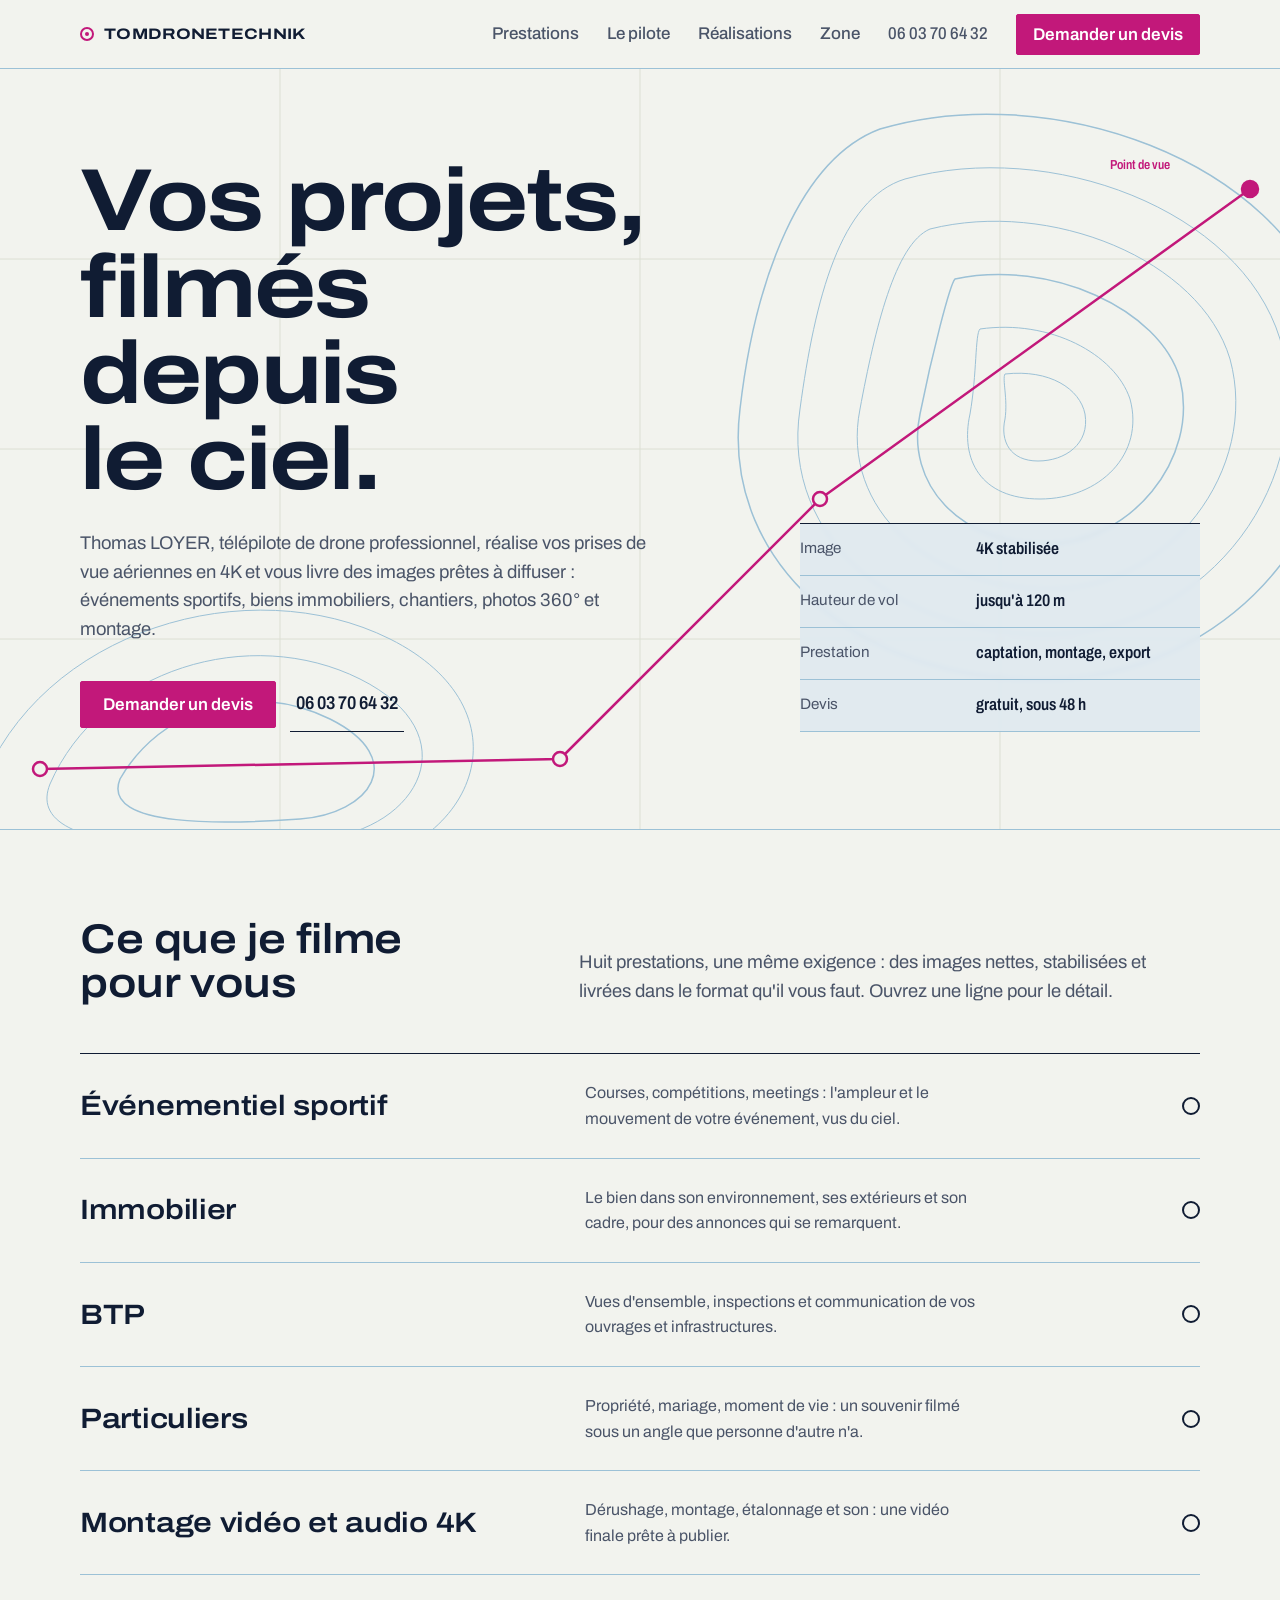
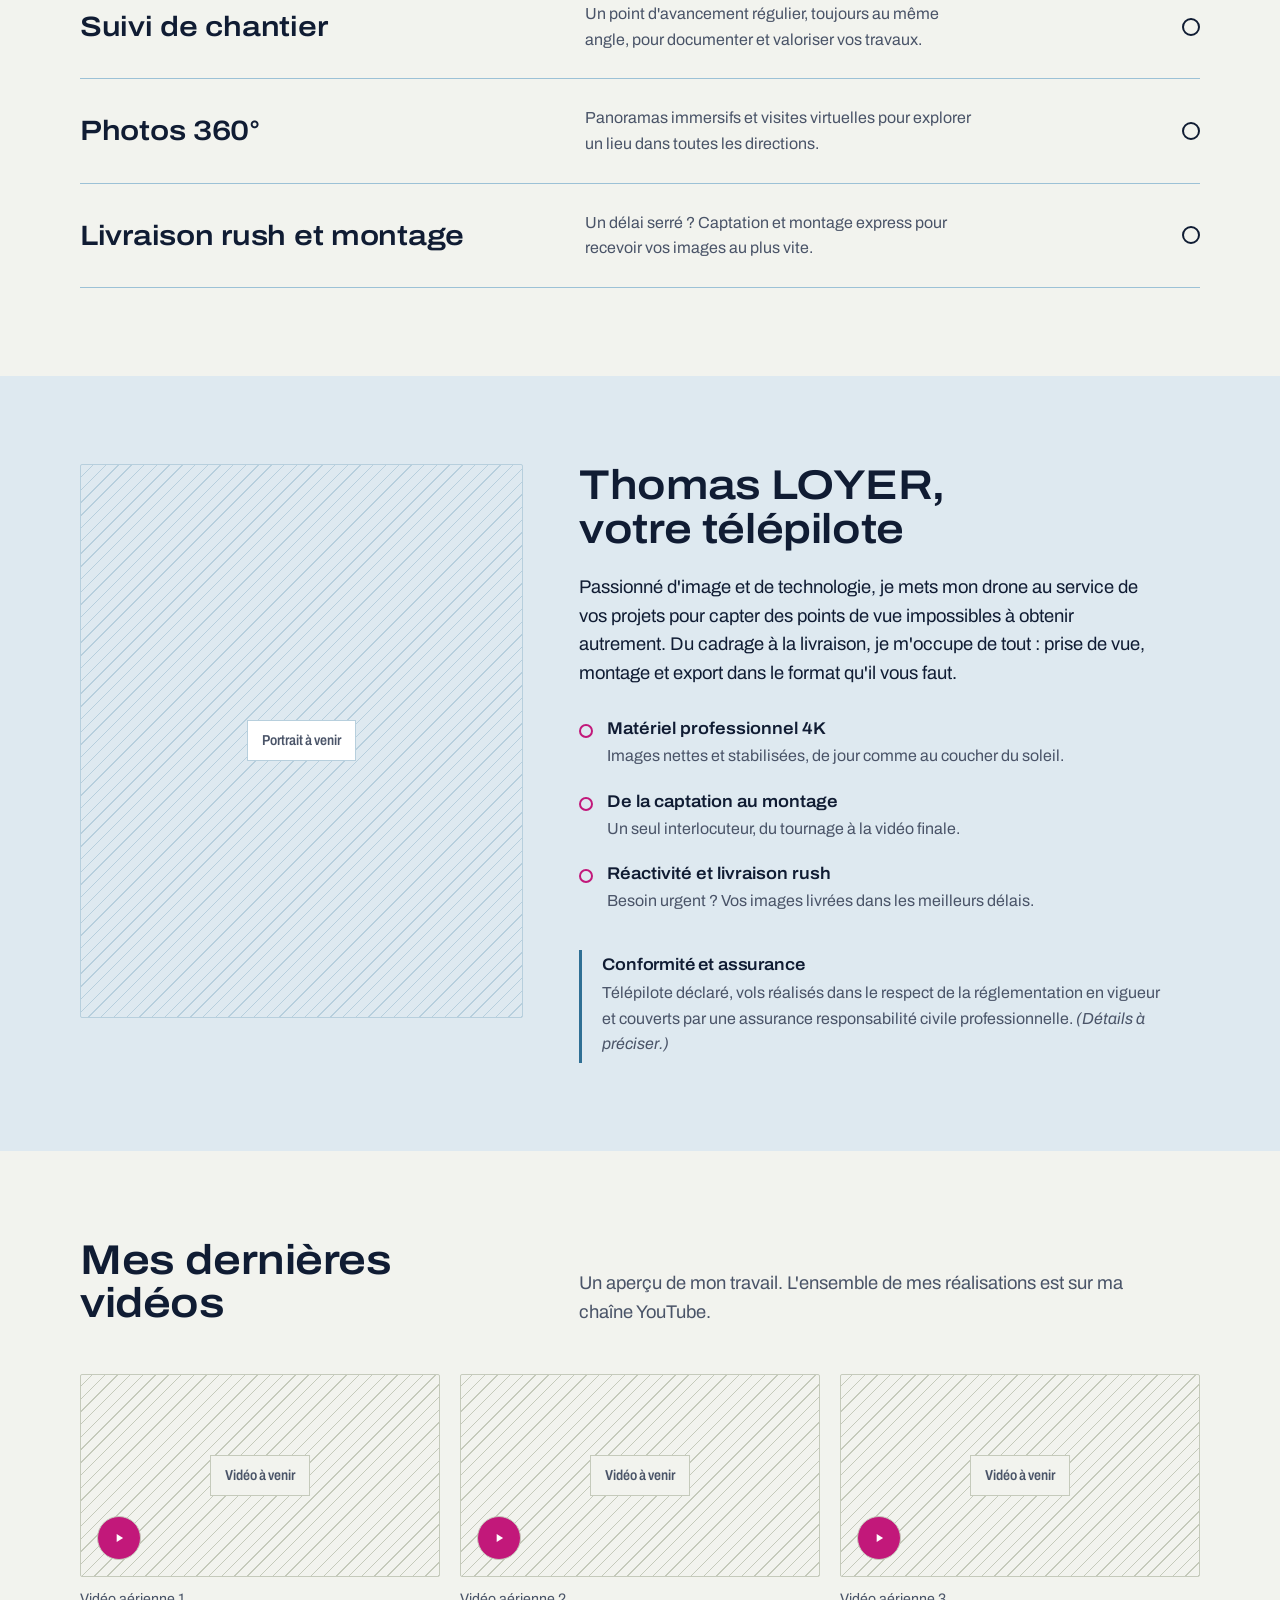
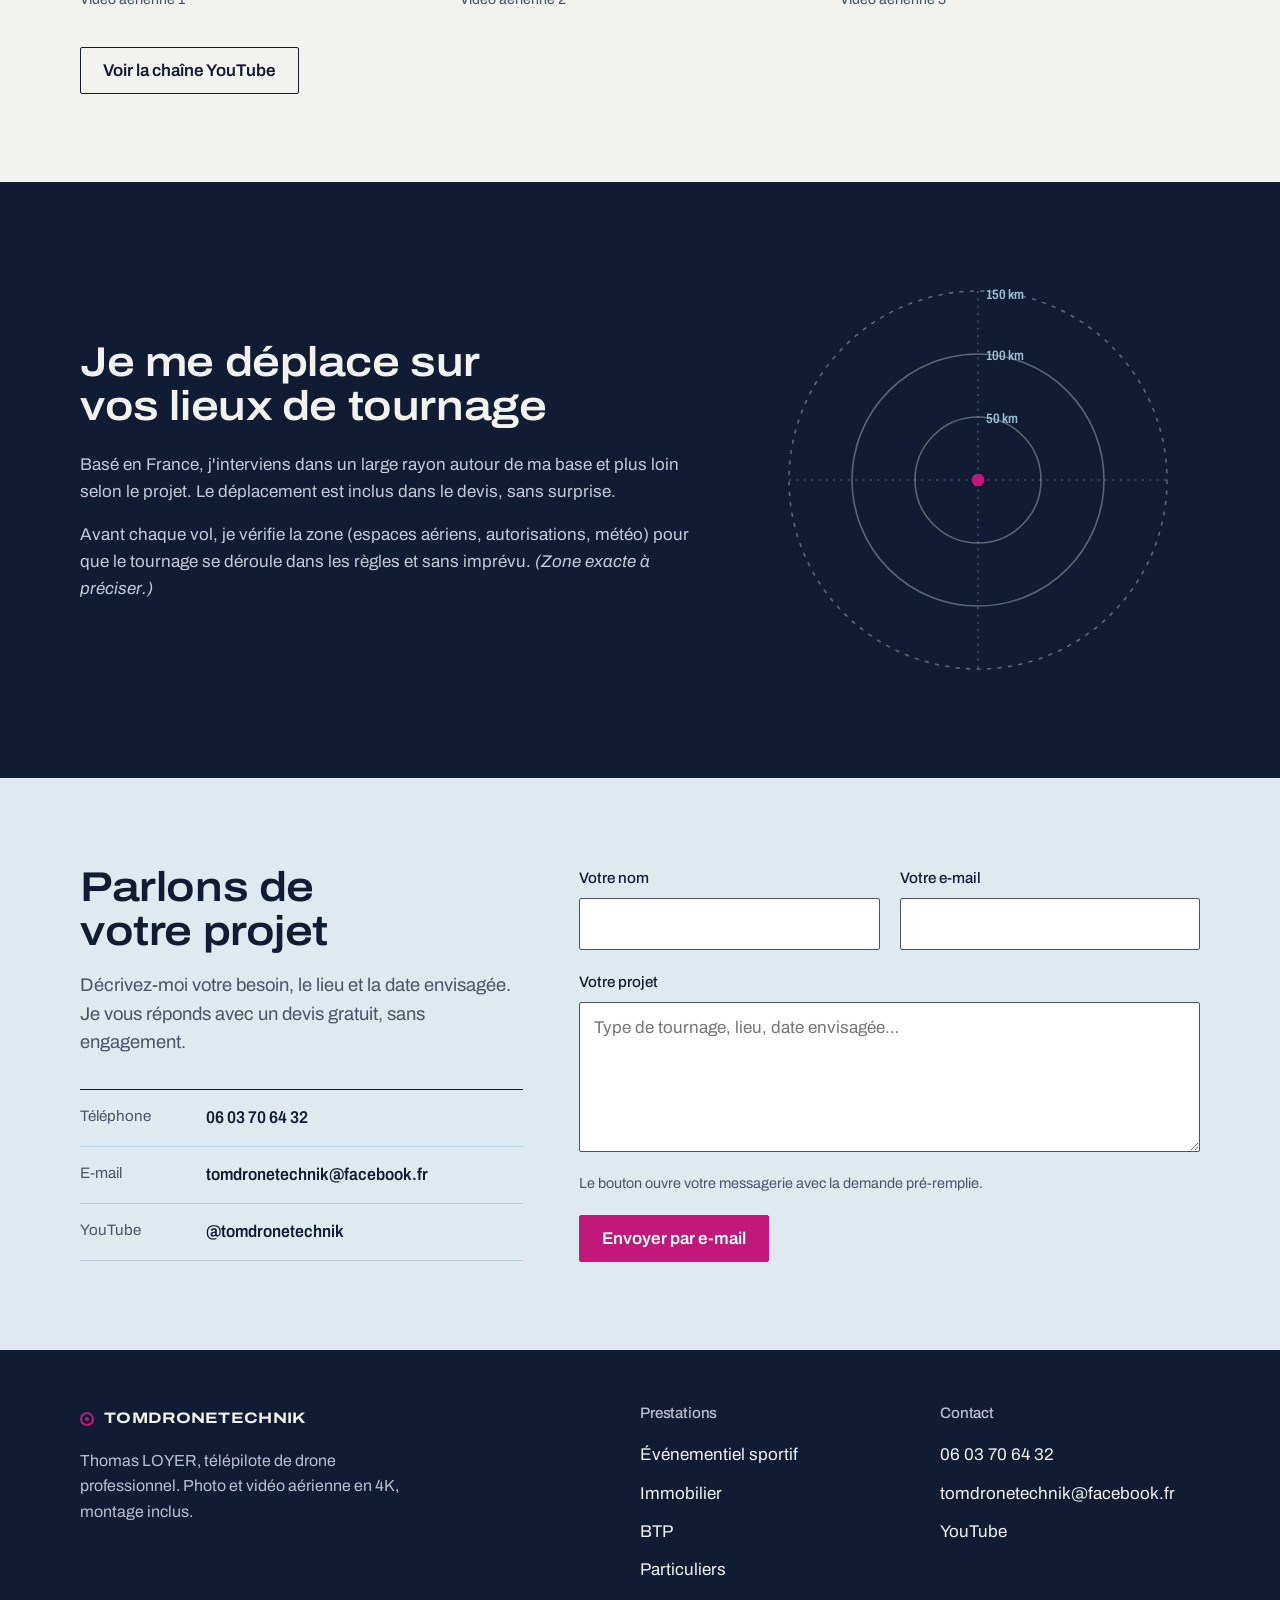
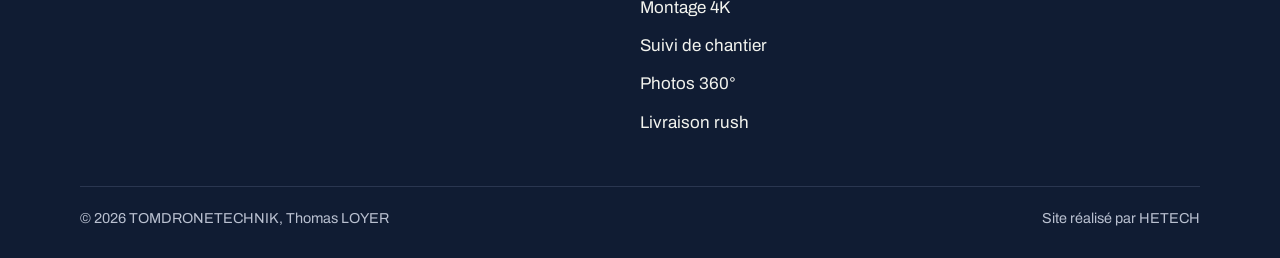
<file: index.html>
<!DOCTYPE html>
<html lang="fr">
<head>
<meta charset="UTF-8">
<meta name="viewport" content="width=device-width, initial-scale=1.0">
<title>TOMDRONETECHNIK — Télépilote de drone professionnel, photo et vidéo aérienne 4K</title>
<meta name="description" content="Thomas LOYER, télépilote de drone professionnel&nbsp;: prises de vue aériennes 4K pour l'événementiel sportif, l'immobilier, le BTP, le suivi de chantier, les photos 360° et le montage. Devis gratuit.">
<meta name="theme-color" content="#F2F3EE">
<meta property="og:title" content="TOMDRONETECHNIK — Télépilote de drone professionnel">
<meta property="og:description" content="Photo et vidéo aérienne par drone en 4K. Événementiel, immobilier, BTP, 360° et montage. Devis gratuit.">
<meta property="og:type" content="website">
<meta property="og:locale" content="fr_FR">
<link rel="preconnect" href="https://fonts.googleapis.com">
<link rel="preconnect" href="https://fonts.gstatic.com" crossorigin>
<link href="https://fonts.googleapis.com/css2?family=Archivo:wdth,wght@62..125,400..700&display=swap" rel="stylesheet">
<link rel="stylesheet" href="css/style.css">
<script type="application/ld+json">
{
  "@context": "https://schema.org",
  "@type": "LocalBusiness",
  "name": "TOMDRONETECHNIK",
  "description": "Télépilote de drone professionnel : prises de vue aériennes 4K, montage vidéo, photos 360°.",
  "telephone": "+33603706432",
  "founder": { "@type": "Person", "name": "Thomas Loyer" },
  "areaServed": "FR",
  "sameAs": ["https://www.youtube.com/@tomdronetechnik"]
}
</script>
<script>document.documentElement.classList.add('js')</script>
</head>
<body>

<a class="skip-link" href="#main">Aller au contenu</a>

<header id="header">
  <div class="wrap topbar">
    <a class="brand" href="#" aria-label="TOMDRONETECHNIK, accueil">
      <span class="mark" aria-hidden="true"></span>
      <span>TOMDRONETECHNIK</span>
    </a>
    <nav class="nav-links" aria-label="Navigation principale">
      <a href="#prestations">Prestations</a>
      <a href="#apropos">Le pilote</a>
      <a href="#realisations">Réalisations</a>
      <a href="#zone">Zone</a>
      <a class="phone" href="tel:+33603706432">06 03 70 64 32</a>
      <a href="#contact" class="btn btn-primary">Demander un devis</a>
    </nav>
    <button class="burger" id="burger" aria-label="Ouvrir le menu" aria-expanded="false" aria-controls="mobileMenu">
      <span></span><span></span><span></span>
    </button>
  </div>
  <nav class="mobile-menu" id="mobileMenu" aria-label="Navigation mobile">
    <div class="wrap">
      <a href="#prestations">Prestations</a>
      <a href="#apropos">Le pilote</a>
      <a href="#realisations">Réalisations</a>
      <a href="#zone">Zone d'intervention</a>
      <a href="tel:+33603706432">06 03 70 64 32</a>
      <a href="#contact" class="btn btn-primary">Demander un devis</a>
    </div>
  </nav>
</header>

<main id="main">

  <!-- ======================= HERO ======================= -->
  <section class="hero" aria-labelledby="hero-title">
    <!-- À MODIFIER : quand une vidéo/photo aérienne sera disponible, elle peut remplacer ou accompagner la carte. -->
    <div class="chart" aria-hidden="true">
      <svg viewBox="0 0 1440 760" preserveAspectRatio="xMidYMid slice">
        <g class="grid">
          <line x1="0" y1="190" x2="1440" y2="190"/>
          <line x1="0" y1="380" x2="1440" y2="380"/>
          <line x1="0" y1="570" x2="1440" y2="570"/>
          <line x1="360" y1="0" x2="360" y2="760"/>
          <line x1="720" y1="0" x2="720" y2="760"/>
          <line x1="1080" y1="0" x2="1080" y2="760"/>
        </g>
        <!-- Courbes de niveau, massif principal (droite) -->
        <path class="contour deep" d="M960 60 C1130 10 1360 90 1410 250 C1460 420 1330 600 1140 610 C950 620 800 500 820 340 C835 210 880 90 960 60 Z"/>
        <path class="contour" d="M985 110 C1130 70 1320 140 1360 270 C1400 410 1290 560 1135 565 C980 570 860 470 880 340 C895 230 920 130 985 110 Z"/>
        <path class="contour" d="M1010 160 C1130 130 1280 190 1310 290 C1340 400 1250 520 1130 520 C1010 520 920 440 940 340 C955 260 975 175 1010 160 Z"/>
        <path class="contour deep" d="M1035 210 C1130 190 1240 240 1260 310 C1280 390 1210 475 1125 475 C1040 475 985 415 1000 345 C1012 285 1030 215 1035 210 Z"/>
        <path class="contour" d="M1060 260 C1130 250 1195 285 1210 330 C1225 385 1180 430 1120 430 C1060 430 1040 390 1050 345 C1057 305 1055 265 1060 260 Z"/>
        <path class="contour" d="M1085 305 C1130 300 1160 320 1165 345 C1170 375 1145 392 1118 392 C1090 392 1080 372 1085 350 C1088 330 1082 310 1085 305 Z"/>
        <!-- Courbes de niveau, relief secondaire (bas gauche) -->
        <path class="contour" d="M60 720 C120 560 330 500 470 570 C610 640 560 780 420 800 C280 820 20 830 60 720 Z"/>
        <path class="contour" d="M130 715 C180 600 330 555 440 610 C550 665 500 760 400 770 C300 780 100 790 130 715 Z"/>
        <path class="contour deep" d="M200 710 C240 640 330 610 410 650 C490 690 450 745 380 750 C310 755 180 760 200 710 Z"/>
        <!-- Route de vol -->
        <path class="route" pathLength="1" d="M120 700 L640 690 L900 430 L1330 120"/>
        <circle class="wp" cx="120" cy="700" r="7"/>
        <circle class="wp" cx="640" cy="690" r="7"/>
        <circle class="wp" cx="900" cy="430" r="7"/>
        <circle class="wp end" cx="1330" cy="120" r="8"/>
        <text class="wp-label" x="1250" y="100" text-anchor="end">Point de vue</text>
      </svg>
    </div>

    <div class="wrap">
      <div class="hero-grid">
        <div>
          <h1 id="hero-title">Vos projets, filmés depuis le ciel.</h1>
          <p class="lead">
            Thomas LOYER, télépilote de drone professionnel, réalise vos prises de vue aériennes en 4K
            et vous livre des images prêtes à diffuser&nbsp;: événements sportifs, biens immobiliers,
            chantiers, photos 360° et montage.
          </p>
          <div class="hero-cta">
            <a href="#contact" class="btn btn-primary">Demander un devis</a>
            <a href="tel:+33603706432" class="tel">06 03 70 64 32</a>
          </div>
        </div>
        <dl class="readouts" aria-label="Plan de vol">
          <div><dt>Image</dt><dd>4K stabilisée</dd></div>
          <div><dt>Hauteur de vol</dt><dd>jusqu'à 120&nbsp;m</dd></div>
          <div><dt>Prestation</dt><dd>captation, montage, export</dd></div>
          <div><dt>Devis</dt><dd>gratuit, sous 48&nbsp;h</dd></div>
        </dl>
      </div>
    </div>
  </section>

  <!-- ======================= PRESTATIONS ======================= -->
  <section id="prestations" aria-labelledby="prestations-title">
    <div class="wrap">
      <div class="section-head">
        <h2 id="prestations-title">Ce que je filme pour vous</h2>
        <p class="lead">Huit prestations, une même exigence&nbsp;: des images nettes, stabilisées et livrées dans le format qu'il vous faut. Ouvrez une ligne pour le détail.</p>
      </div>
      <ul class="services-list">
        <li><a href="services/evenementiel-sportif.html">
          <h3>Événementiel sportif</h3>
          <p>Courses, compétitions, meetings&nbsp;: l'ampleur et le mouvement de votre événement, vus du ciel.</p>
          <span class="wp" aria-hidden="true"></span>
        </a></li>
        <li><a href="services/immobilier.html">
          <h3>Immobilier</h3>
          <p>Le bien dans son environnement, ses extérieurs et son cadre, pour des annonces qui se remarquent.</p>
          <span class="wp" aria-hidden="true"></span>
        </a></li>
        <li><a href="services/btp.html">
          <h3>BTP</h3>
          <p>Vues d'ensemble, inspections et communication de vos ouvrages et infrastructures.</p>
          <span class="wp" aria-hidden="true"></span>
        </a></li>
        <li><a href="services/particuliers.html">
          <h3>Particuliers</h3>
          <p>Propriété, mariage, moment de vie&nbsp;: un souvenir filmé sous un angle que personne d'autre n'a.</p>
          <span class="wp" aria-hidden="true"></span>
        </a></li>
        <li><a href="services/montage-4k.html">
          <h3>Montage vidéo et audio 4K</h3>
          <p>Dérushage, montage, étalonnage et son&nbsp;: une vidéo finale prête à publier.</p>
          <span class="wp" aria-hidden="true"></span>
        </a></li>
        <li><a href="services/suivi-chantier.html">
          <h3>Suivi de chantier</h3>
          <p>Un point d'avancement régulier, toujours au même angle, pour documenter et valoriser vos travaux.</p>
          <span class="wp" aria-hidden="true"></span>
        </a></li>
        <li><a href="services/photos-360.html">
          <h3>Photos 360°</h3>
          <p>Panoramas immersifs et visites virtuelles pour explorer un lieu dans toutes les directions.</p>
          <span class="wp" aria-hidden="true"></span>
        </a></li>
        <li><a href="services/livraison-rush.html">
          <h3>Livraison rush et montage</h3>
          <p>Un délai serré&nbsp;? Captation et montage express pour recevoir vos images au plus vite.</p>
          <span class="wp" aria-hidden="true"></span>
        </a></li>
      </ul>
    </div>
  </section>

  <!-- ======================= LE PILOTE ======================= -->
  <section id="apropos" class="tint-sky" aria-labelledby="apropos-title">
    <div class="wrap pilot-grid">
      <!-- À MODIFIER : portrait de Thomas LOYER (format 4:5) -->
      <div class="slot portrait" role="img" aria-label="Portrait de Thomas LOYER, photo à venir"><span>Portrait à venir</span></div>
      <div>
        <h2 id="apropos-title">Thomas LOYER, votre télépilote</h2>
        <p class="lead">
          Passionné d'image et de technologie, je mets mon drone au service de vos projets pour capter
          des points de vue impossibles à obtenir autrement. Du cadrage à la livraison, je m'occupe de tout&nbsp;:
          prise de vue, montage et export dans le format qu'il vous faut.
        </p>
        <ul class="pilot-points">
          <li><div><b>Matériel professionnel 4K</b><span>Images nettes et stabilisées, de jour comme au coucher du soleil.</span></div></li>
          <li><div><b>De la captation au montage</b><span>Un seul interlocuteur, du tournage à la vidéo finale.</span></div></li>
          <li><div><b>Réactivité et livraison rush</b><span>Besoin urgent&nbsp;? Vos images livrées dans les meilleurs délais.</span></div></li>
        </ul>
        <div class="compliance">
          <h3>Conformité et assurance</h3>
          <!-- À PRÉCISER : numéro d'exploitant UAS, assurance RC pro -->
          <p>Télépilote déclaré, vols réalisés dans le respect de la réglementation en vigueur et couverts
          par une assurance responsabilité civile professionnelle. <em>(Détails à préciser.)</em></p>
        </div>
      </div>
    </div>
  </section>

  <!-- ======================= RÉALISATIONS ======================= -->
  <section id="realisations" aria-labelledby="realisations-title">
    <div class="wrap">
      <div class="section-head">
        <h2 id="realisations-title">Mes dernières vidéos</h2>
        <p class="lead">Un aperçu de mon travail. L'ensemble de mes réalisations est sur ma chaîne YouTube.</p>
      </div>
      <!-- À MODIFIER : remplacer chaque bloc par une miniature liée à la vidéo YouTube -->
      <div class="videos">
        <figure>
          <div class="slot video"><span>Vidéo à venir</span><span class="play" aria-hidden="true"><svg width="18" height="18" viewBox="0 0 24 24" fill="currentColor"><path d="M8 5v14l11-7z"/></svg></span></div>
          <figcaption>Vidéo aérienne 1</figcaption>
        </figure>
        <figure>
          <div class="slot video"><span>Vidéo à venir</span><span class="play" aria-hidden="true"><svg width="18" height="18" viewBox="0 0 24 24" fill="currentColor"><path d="M8 5v14l11-7z"/></svg></span></div>
          <figcaption>Vidéo aérienne 2</figcaption>
        </figure>
        <figure>
          <div class="slot video"><span>Vidéo à venir</span><span class="play" aria-hidden="true"><svg width="18" height="18" viewBox="0 0 24 24" fill="currentColor"><path d="M8 5v14l11-7z"/></svg></span></div>
          <figcaption>Vidéo aérienne 3</figcaption>
        </figure>
      </div>
      <!-- À CONFIRMER : URL exacte de la chaîne YouTube -->
      <a href="https://www.youtube.com/@tomdronetechnik" target="_blank" rel="noopener" class="btn btn-ghost">Voir la chaîne YouTube</a>
    </div>
  </section>

  <!-- ======================= ZONE ======================= -->
  <section id="zone" class="tint-ink" aria-labelledby="zone-title">
    <div class="wrap zone-grid">
      <div>
        <h2 id="zone-title">Je me déplace sur vos lieux de tournage</h2>
        <!-- À PRÉCISER : ville de base et rayon d'intervention réel -->
        <p>Basé en France, j'interviens dans un large rayon autour de ma base et plus loin selon le projet. Le déplacement est inclus dans le devis, sans surprise.</p>
        <p>Avant chaque vol, je vérifie la zone (espaces aériens, autorisations, météo) pour que le tournage se déroule dans les règles et sans imprévu. <em>(Zone exacte à préciser.)</em></p>
      </div>
      <svg class="rings" viewBox="0 0 400 400" role="img" aria-label="Cercles de portée autour de la base&nbsp;: 50, 100 et 150 kilomètres">
        <circle class="ring" cx="200" cy="200" r="60"/>
        <circle class="ring" cx="200" cy="200" r="120"/>
        <circle class="ring outer" cx="200" cy="200" r="180"/>
        <line x1="200" y1="20" x2="200" y2="380" stroke-width="1" stroke-dasharray="2 5"/>
        <line x1="20" y1="200" x2="380" y2="200" stroke-width="1" stroke-dasharray="2 5"/>
        <circle class="base" cx="200" cy="200" r="6"/>
        <text x="208" y="146">50&nbsp;km</text>
        <text x="208" y="86">100&nbsp;km</text>
        <text x="208" y="28">150&nbsp;km</text>
      </svg>
    </div>
  </section>

  <!-- ======================= CONTACT ======================= -->
  <section id="contact" class="tint-sky" aria-labelledby="contact-title">
    <div class="wrap contact-grid">
      <div>
        <h2 id="contact-title">Parlons de votre projet</h2>
        <p class="lead">Décrivez-moi votre besoin, le lieu et la date envisagée. Je vous réponds avec un devis gratuit, sans engagement.</p>
        <dl class="contact-list">
          <div><dt>Téléphone</dt><dd><a href="tel:+33603706432">06 03 70 64 32</a></dd></div>
          <!-- À MODIFIER : adresse e-mail réelle (placeholder invalide) -->
          <div><dt>E-mail</dt><dd><a href="mailto:tomdronetechnik@facebook.fr">tomdronetechnik@facebook.fr</a></dd></div>
          <div><dt>YouTube</dt><dd><a href="https://www.youtube.com/@tomdronetechnik" target="_blank" rel="noopener">@tomdronetechnik</a></dd></div>
        </dl>
      </div>
      <form id="contactForm" data-email="tomdronetechnik@facebook.fr" novalidate>
        <div class="form-row">
          <div class="field">
            <label for="nom">Votre nom</label>
            <input type="text" id="nom" name="nom" autocomplete="name" required>
          </div>
          <div class="field">
            <label for="email">Votre e-mail</label>
            <input type="email" id="email" name="email" autocomplete="email" inputmode="email" spellcheck="false" required>
          </div>
        </div>
        <div class="field">
          <label for="message">Votre projet</label>
          <textarea id="message" name="message" required placeholder="Type de tournage, lieu, date envisagée…"></textarea>
        </div>
        <p class="form-note">Le bouton ouvre votre messagerie avec la demande pré-remplie.</p>
        <button type="submit" class="btn btn-primary">Envoyer par e-mail</button>
      </form>
    </div>
  </section>

</main>

<footer>
  <div class="wrap">
    <div class="foot-grid">
      <div>
        <a class="brand" href="#" aria-label="TOMDRONETECHNIK, accueil">
          <span class="mark" aria-hidden="true"></span>
          <span>TOMDRONETECHNIK</span>
        </a>
        <p>Thomas LOYER, télépilote de drone professionnel. Photo et vidéo aérienne en 4K, montage inclus.</p>
      </div>
      <div class="foot-col">
        <h3>Prestations</h3>
        <a href="services/evenementiel-sportif.html">Événementiel sportif</a>
        <a href="services/immobilier.html">Immobilier</a>
        <a href="services/btp.html">BTP</a>
        <a href="services/particuliers.html">Particuliers</a>
        <a href="services/montage-4k.html">Montage 4K</a>
        <a href="services/suivi-chantier.html">Suivi de chantier</a>
        <a href="services/photos-360.html">Photos 360°</a>
        <a href="services/livraison-rush.html">Livraison rush</a>
      </div>
      <div class="foot-col">
        <h3>Contact</h3>
        <a href="tel:+33603706432">06 03 70 64 32</a>
        <a href="mailto:tomdronetechnik@facebook.fr">tomdronetechnik@facebook.fr</a>
        <a href="https://www.youtube.com/@tomdronetechnik" target="_blank" rel="noopener">YouTube</a>
      </div>
    </div>
    <div class="foot-bottom">
      <span>© <span data-year>2026</span> TOMDRONETECHNIK, Thomas LOYER</span>
      <span>Site réalisé par HETECH</span>
    </div>
  </div>
</footer>

<script src="js/main.js"></script>
</body>
</html>
</file>
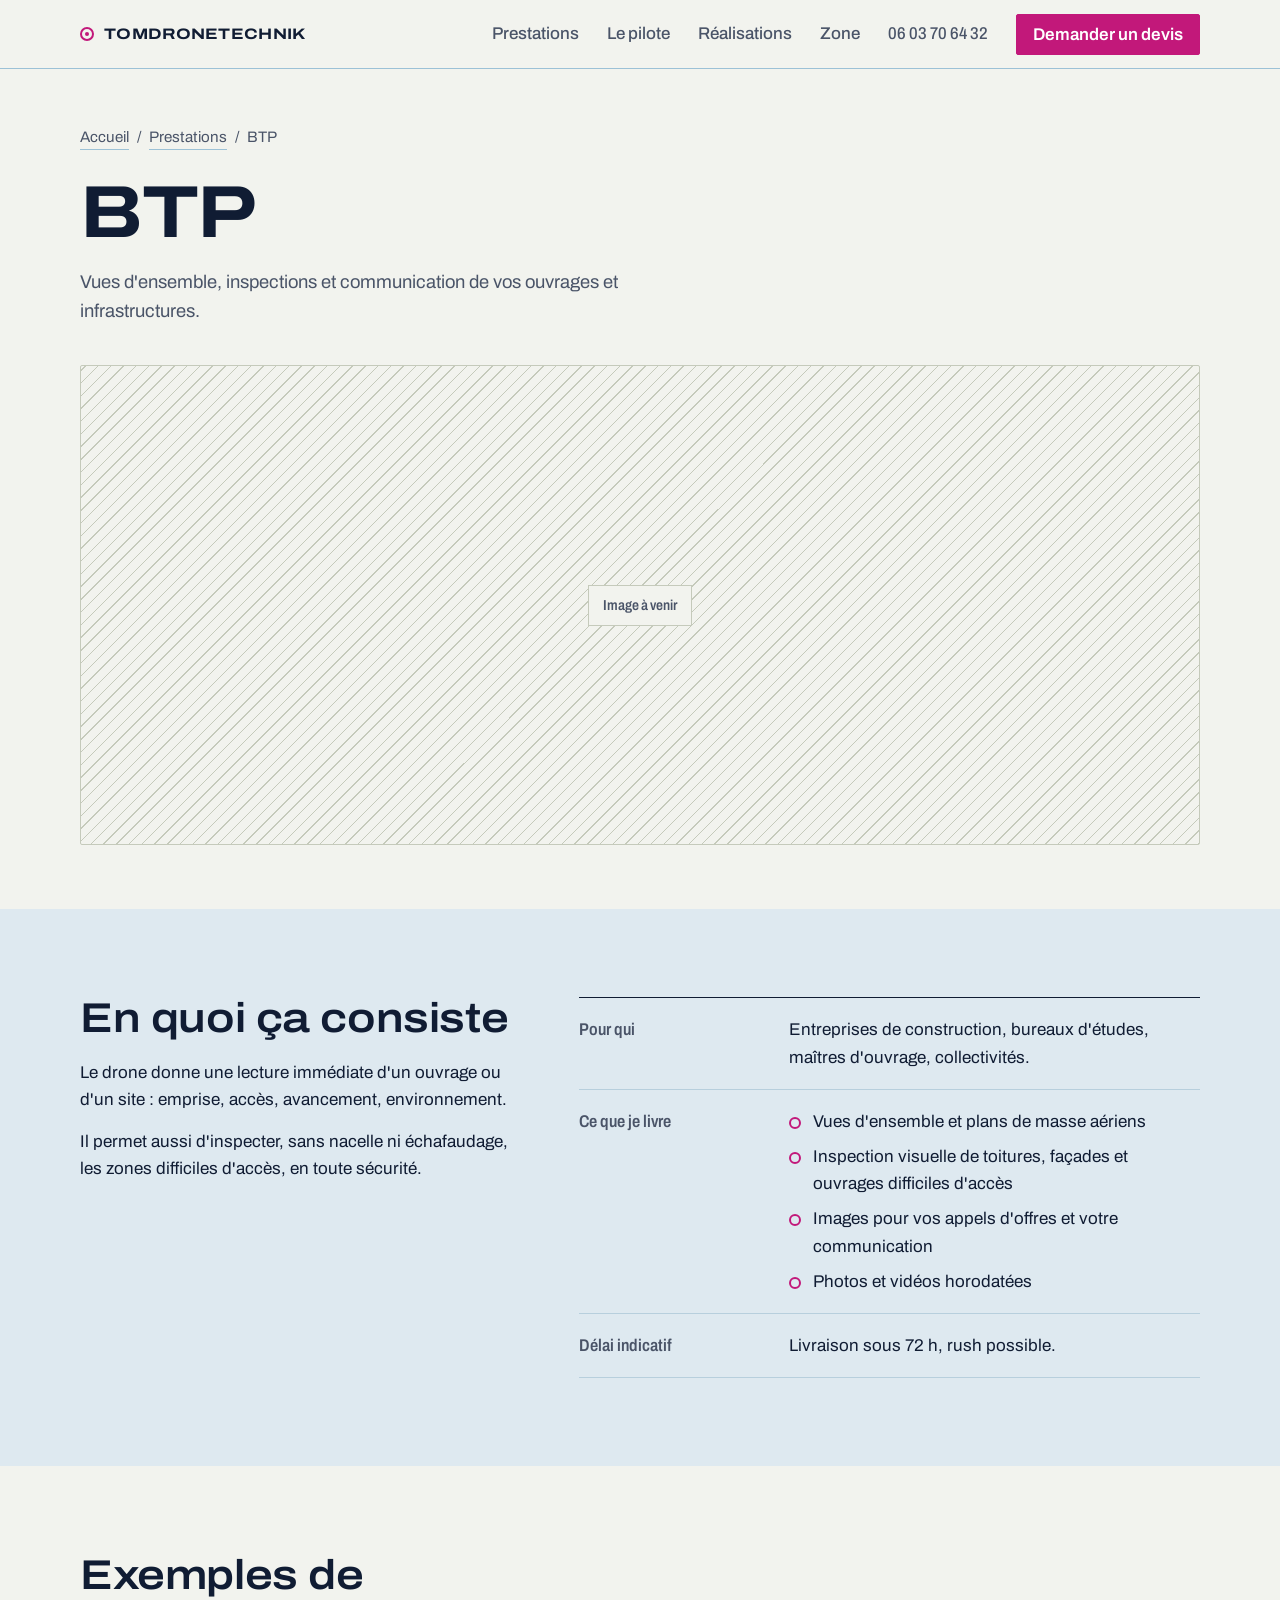
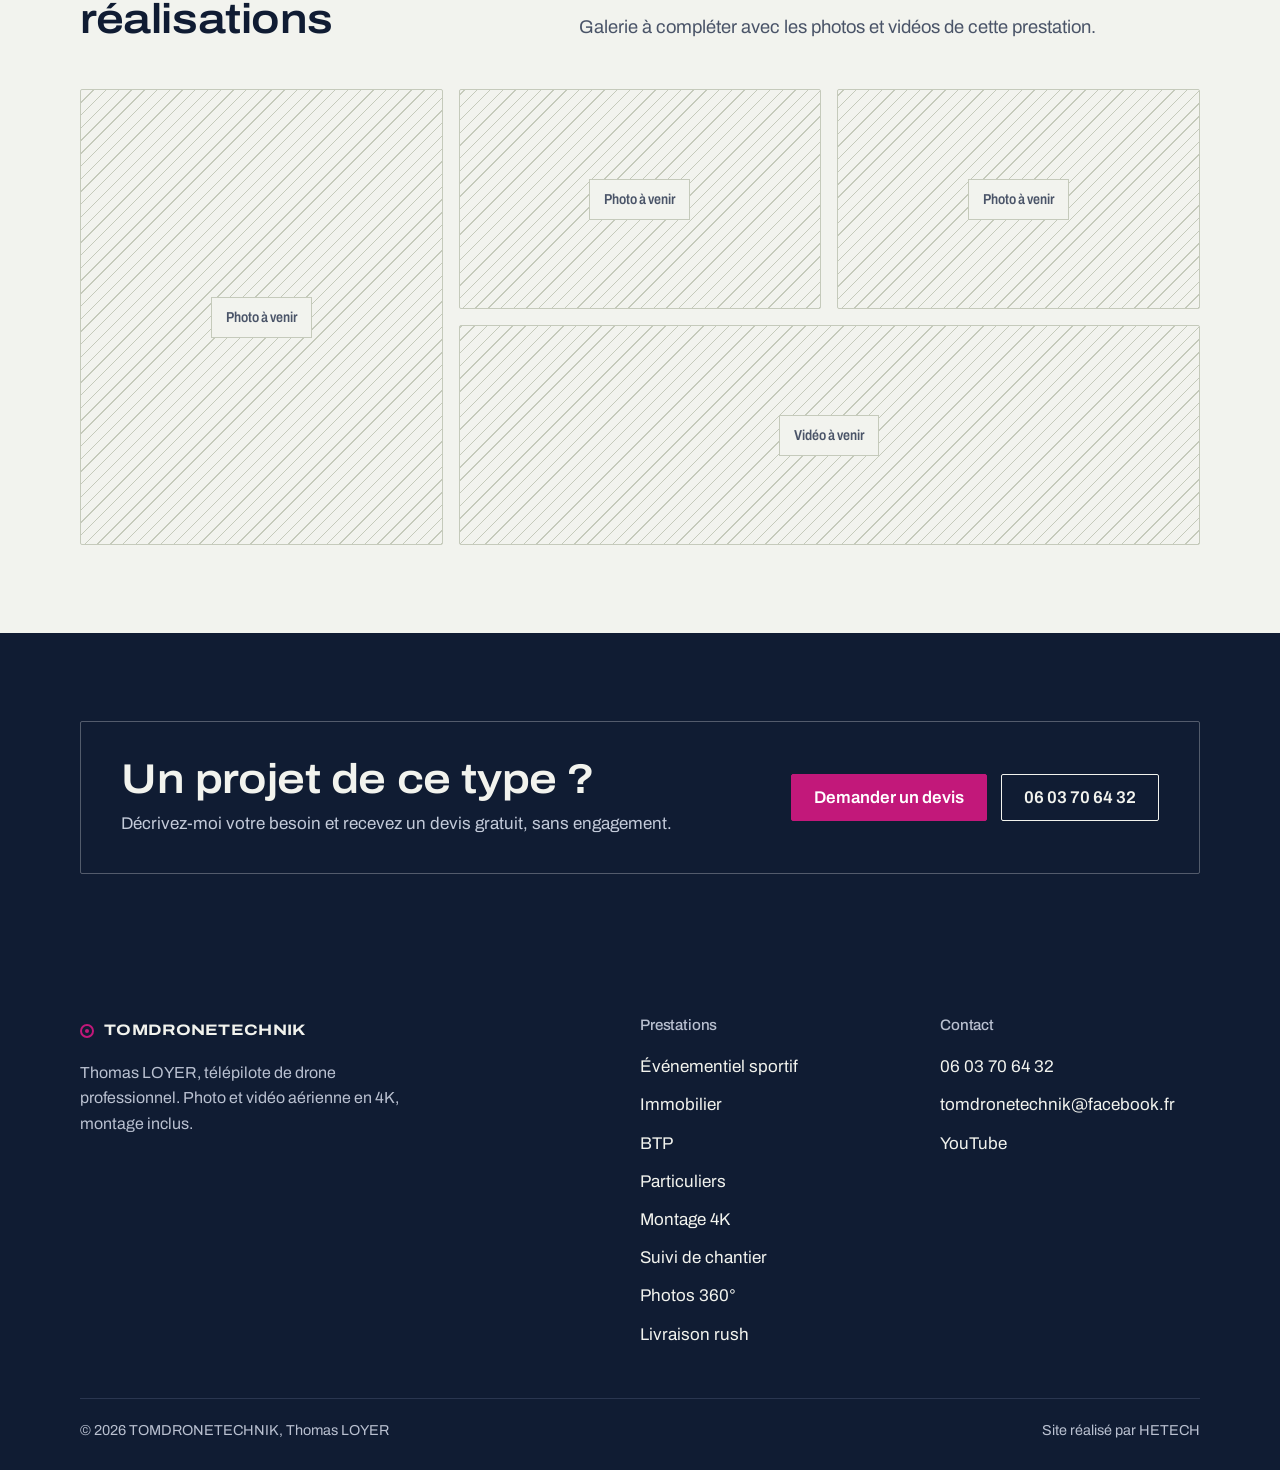
<file: services/btp.html>
<!DOCTYPE html>
<html lang="fr">
<head>
<meta charset="UTF-8">
<meta name="viewport" content="width=device-width, initial-scale=1.0">
<title>BTP — TOMDRONETECHNIK, télépilote de drone professionnel</title>
<meta name="description" content="BTP par drone&nbsp;: Vues d'ensemble, inspections et communication de vos ouvrages et infrastructures. Thomas LOYER, télépilote professionnel, images 4K. Devis gratuit.">
<meta name="theme-color" content="#F2F3EE">
<meta property="og:title" content="BTP — TOMDRONETECHNIK">
<meta property="og:description" content="Vues d'ensemble, inspections et communication de vos ouvrages et infrastructures.">
<meta property="og:type" content="website">
<meta property="og:locale" content="fr_FR">
<link rel="preconnect" href="https://fonts.googleapis.com">
<link rel="preconnect" href="https://fonts.gstatic.com" crossorigin>
<link href="https://fonts.googleapis.com/css2?family=Archivo:wdth,wght@62..125,400..700&display=swap" rel="stylesheet">
<link rel="stylesheet" href="../css/style.css">
<script>document.documentElement.classList.add('js')</script>
</head>
<body>

<a class="skip-link" href="#main">Aller au contenu</a>

<header id="header">
  <div class="wrap topbar">
    <a class="brand" href="../index.html" aria-label="TOMDRONETECHNIK, accueil">
      <span class="mark" aria-hidden="true"></span>
      <span>TOMDRONETECHNIK</span>
    </a>
    <nav class="nav-links" aria-label="Navigation principale">
      <a href="../index.html#prestations">Prestations</a>
      <a href="../index.html#apropos">Le pilote</a>
      <a href="../index.html#realisations">Réalisations</a>
      <a href="../index.html#zone">Zone</a>
      <a class="phone" href="tel:+33603706432">06 03 70 64 32</a>
      <a href="../index.html#contact" class="btn btn-primary">Demander un devis</a>
    </nav>
    <button class="burger" id="burger" aria-label="Ouvrir le menu" aria-expanded="false" aria-controls="mobileMenu">
      <span></span><span></span><span></span>
    </button>
  </div>
  <nav class="mobile-menu" id="mobileMenu" aria-label="Navigation mobile">
    <div class="wrap">
      <a href="../index.html#prestations">Prestations</a>
      <a href="../index.html#apropos">Le pilote</a>
      <a href="../index.html#realisations">Réalisations</a>
      <a href="../index.html#zone">Zone d'intervention</a>
      <a href="tel:+33603706432">06 03 70 64 32</a>
      <a href="../index.html#contact" class="btn btn-primary">Demander un devis</a>
    </div>
  </nav>
</header>

<main id="main">

  <section class="page-hero" aria-labelledby="page-title">
    <div class="wrap">
      <nav class="breadcrumb" aria-label="Fil d'Ariane">
        <a href="../index.html">Accueil</a><span aria-hidden="true">/</span>
        <a href="../index.html#prestations">Prestations</a><span aria-hidden="true">/</span>
        <span aria-current="page">BTP</span>
      </nav>
      <h1 id="page-title">BTP</h1>
      <p class="lead">Vues d'ensemble, inspections et communication de vos ouvrages et infrastructures.</p>
      <!-- À MODIFIER : image ou vidéo de mise en avant (format 21:9) -->
      <div class="slot hero-media" role="img" aria-label="Image de mise en avant, à venir"><span>Image à venir</span></div>
    </div>
  </section>

  <section class="tint-sky" aria-labelledby="detail-title">
    <div class="wrap service-grid">
      <div class="prose">
        <h2 id="detail-title">En quoi ça consiste</h2>
        <p>Le drone donne une lecture immédiate d'un ouvrage ou d'un site&nbsp;: emprise, accès, avancement, environnement.</p>
        <p>Il permet aussi d'inspecter, sans nacelle ni échafaudage, les zones difficiles d'accès, en toute sécurité.</p>
      </div>
      <!-- À CONFIRMER : publics, livrables et délais indicatifs à valider avec Thomas -->
      <dl class="mission" aria-label="Fiche de mission">
        <div><dt>Pour qui</dt><dd><p>Entreprises de construction, bureaux d'études, maîtres d'ouvrage, collectivités.</p></dd></div>
        <div><dt>Ce que je livre</dt><dd><ul>
            <li>Vues d'ensemble et plans de masse aériens</li>
            <li>Inspection visuelle de toitures, façades et ouvrages difficiles d'accès</li>
            <li>Images pour vos appels d'offres et votre communication</li>
            <li>Photos et vidéos horodatées</li>
          </ul></dd></div>
        <div><dt>Délai indicatif</dt><dd><p>Livraison sous 72&nbsp;h, rush possible.</p></dd></div>
      </dl>
    </div>
  </section>

  <section aria-labelledby="gallery-title">
    <div class="wrap">
      <div class="section-head">
        <h2 id="gallery-title">Exemples de réalisations</h2>
        <p class="lead">Galerie à compléter avec les photos et vidéos de cette prestation.</p>
      </div>
      <!-- À MODIFIER : remplacer les emplacements par les vraies photos/vidéos -->
      <div class="gallery">
        <div class="slot tall"><span>Photo à venir</span></div>
        <div class="slot"><span>Photo à venir</span></div>
        <div class="slot"><span>Photo à venir</span></div>
        <div class="slot wide"><span>Vidéo à venir</span></div>
      </div>
    </div>
  </section>

  <section class="tint-ink" aria-labelledby="cta-title">
    <div class="wrap">
      <div class="cta-band">
        <div>
          <h2 id="cta-title">Un projet de ce type&nbsp;?</h2>
          <p>Décrivez-moi votre besoin et recevez un devis gratuit, sans engagement.</p>
        </div>
        <div class="hero-cta">
          <a href="../index.html#contact" class="btn btn-primary">Demander un devis</a>
          <a href="tel:+33603706432" class="btn btn-ghost">06 03 70 64 32</a>
        </div>
      </div>
    </div>
  </section>

</main>

<footer>
  <div class="wrap">
    <div class="foot-grid">
      <div>
        <a class="brand" href="../index.html" aria-label="TOMDRONETECHNIK, accueil">
          <span class="mark" aria-hidden="true"></span>
          <span>TOMDRONETECHNIK</span>
        </a>
        <p>Thomas LOYER, télépilote de drone professionnel. Photo et vidéo aérienne en 4K, montage inclus.</p>
      </div>
      <div class="foot-col">
        <h3>Prestations</h3>
        <a href="evenementiel-sportif.html">Événementiel sportif</a>
        <a href="immobilier.html">Immobilier</a>
        <a href="btp.html">BTP</a>
        <a href="particuliers.html">Particuliers</a>
        <a href="montage-4k.html">Montage 4K</a>
        <a href="suivi-chantier.html">Suivi de chantier</a>
        <a href="photos-360.html">Photos 360°</a>
        <a href="livraison-rush.html">Livraison rush</a>
      </div>
      <div class="foot-col">
        <h3>Contact</h3>
        <a href="tel:+33603706432">06 03 70 64 32</a>
        <!-- À MODIFIER : adresse e-mail réelle (placeholder invalide) -->
        <a href="mailto:tomdronetechnik@facebook.fr">tomdronetechnik@facebook.fr</a>
        <a href="https://www.youtube.com/@tomdronetechnik" target="_blank" rel="noopener">YouTube</a>
      </div>
    </div>
    <div class="foot-bottom">
      <span>© <span data-year>2026</span> TOMDRONETECHNIK, Thomas LOYER</span>
      <span>Site réalisé par HETECH</span>
    </div>
  </div>
</footer>

<script src="../js/main.js"></script>
</body>
</html>
</file>
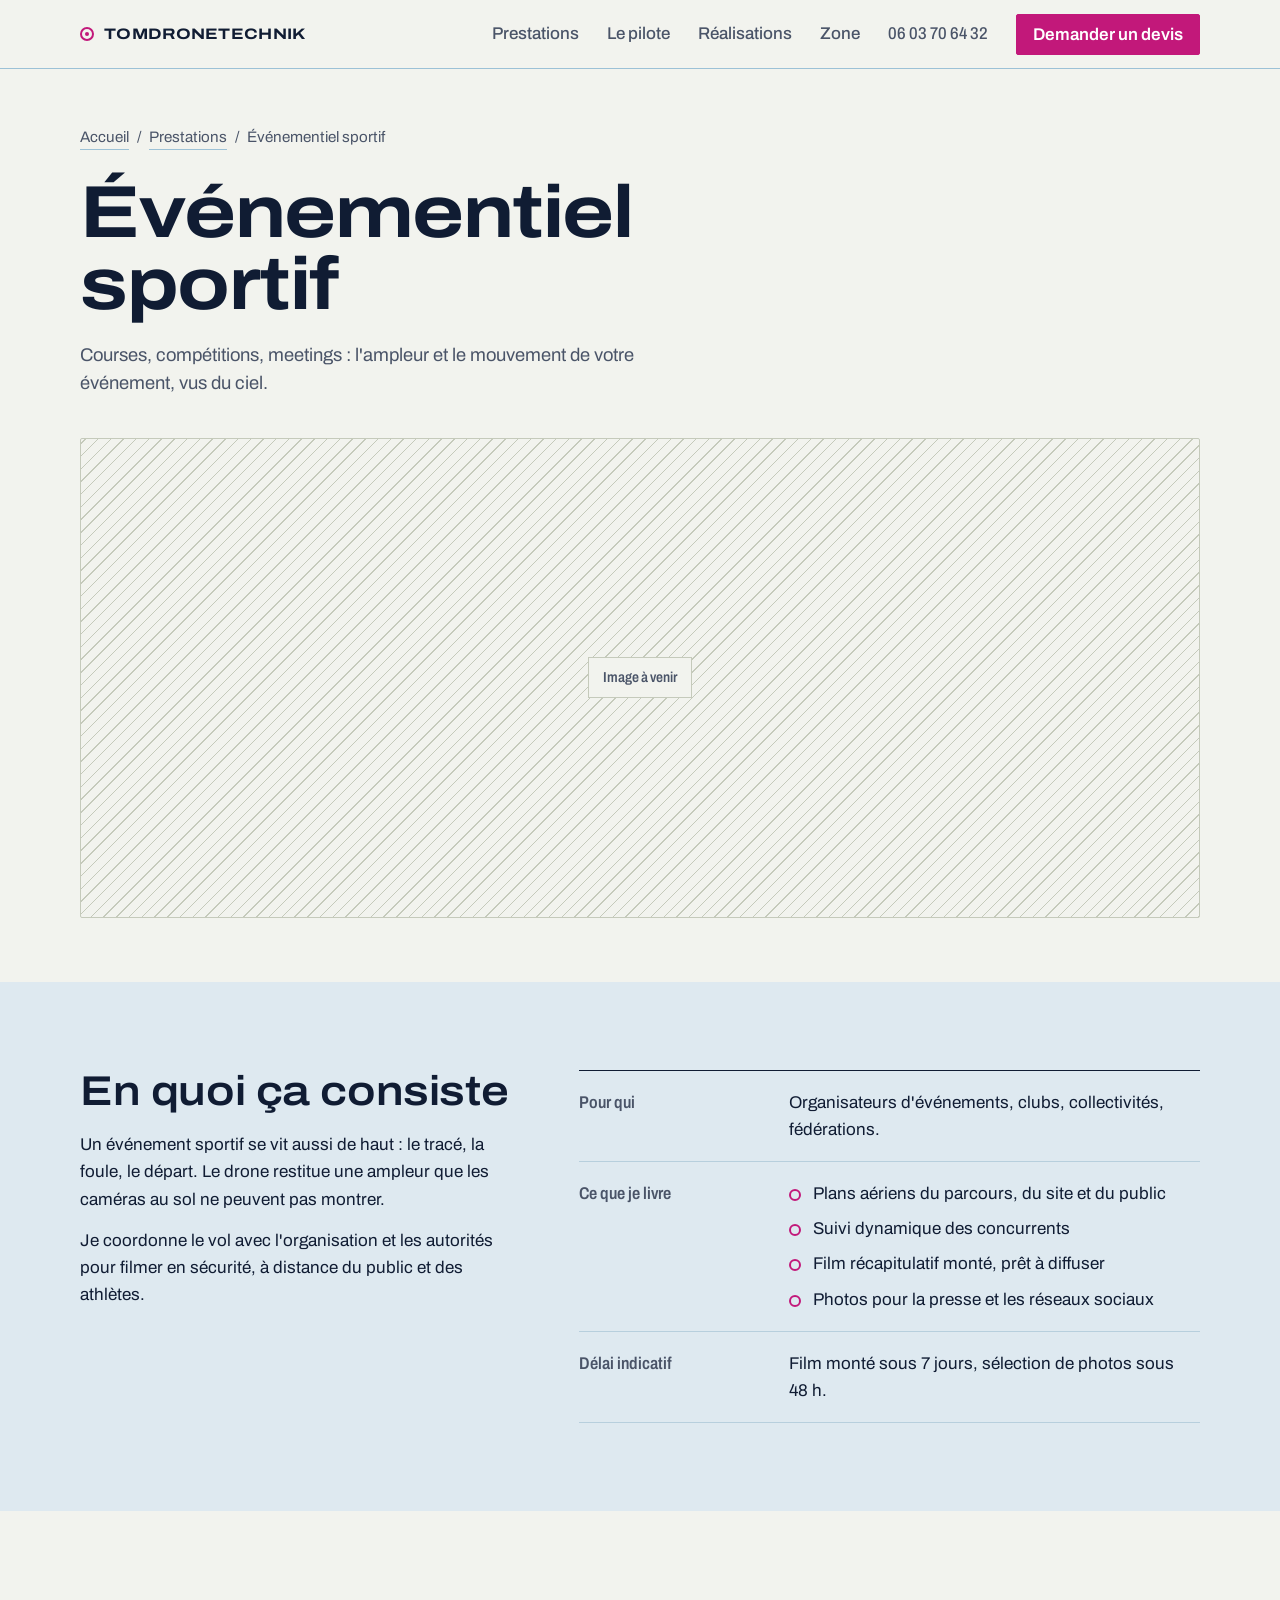
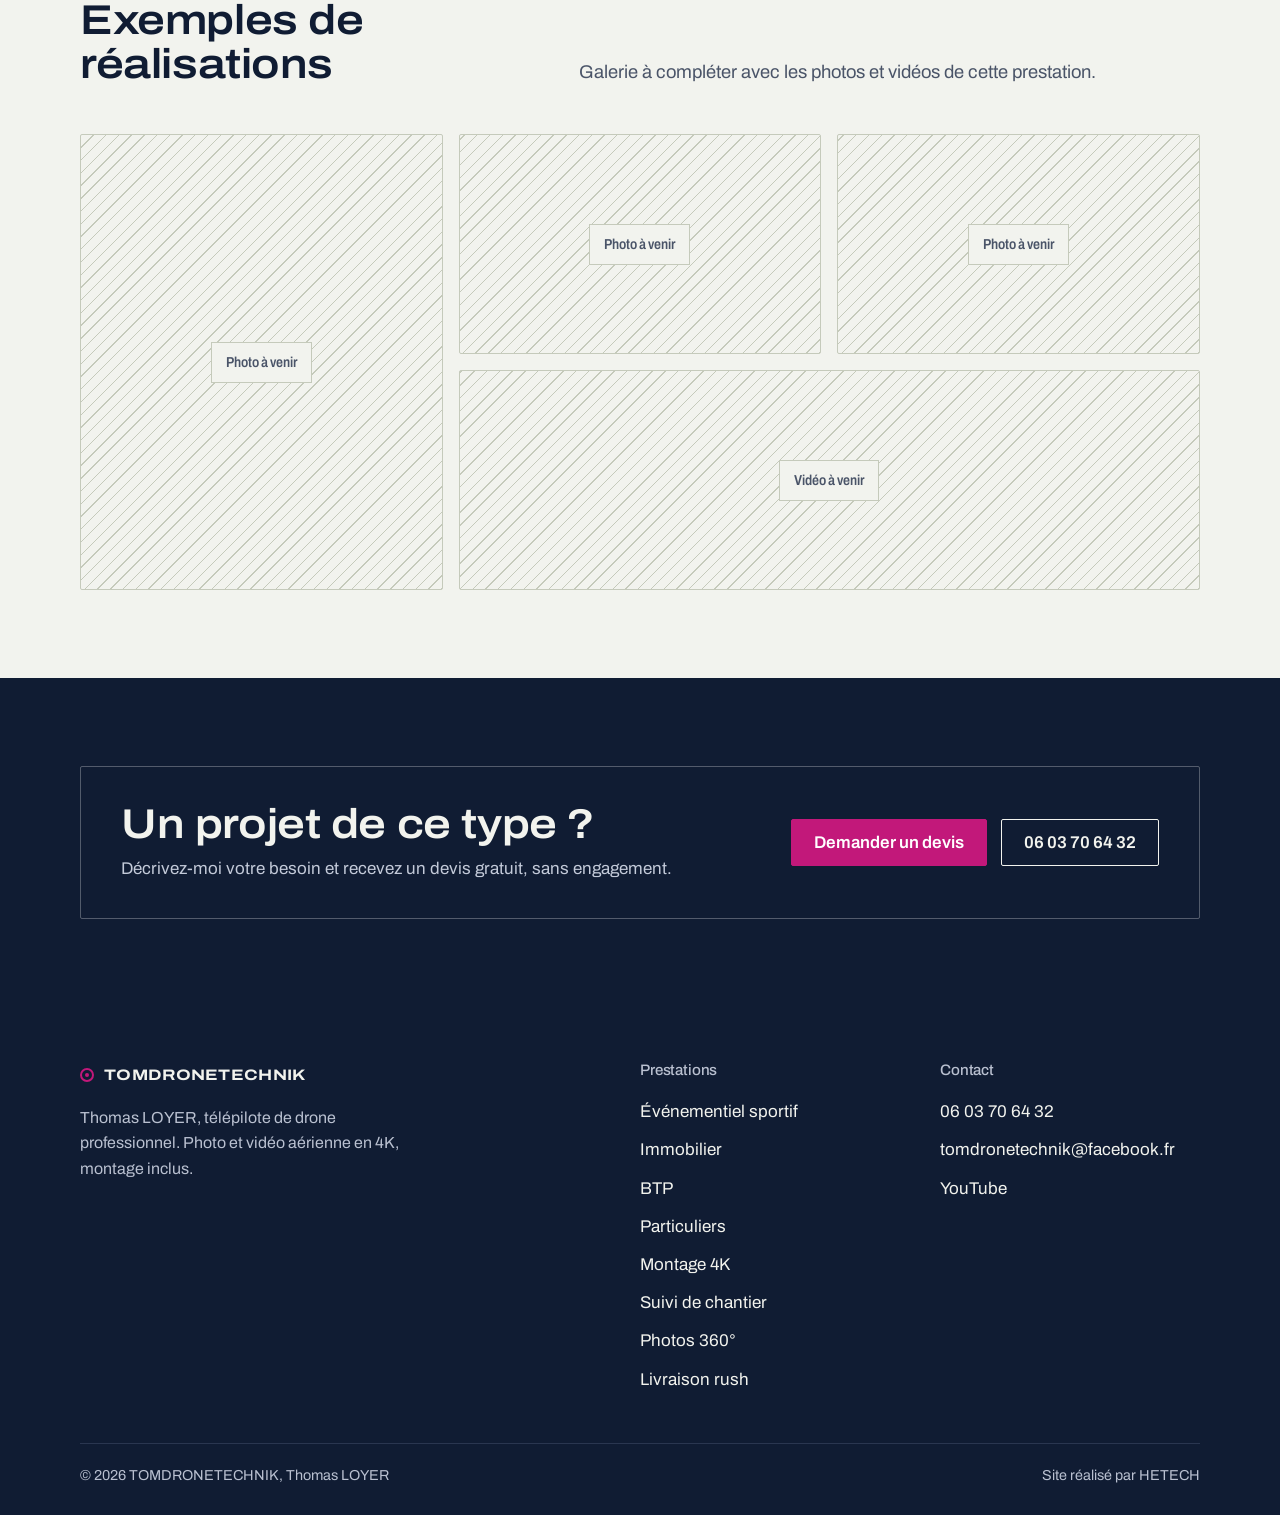
<file: services/evenementiel-sportif.html>
<!DOCTYPE html>
<html lang="fr">
<head>
<meta charset="UTF-8">
<meta name="viewport" content="width=device-width, initial-scale=1.0">
<title>Événementiel sportif — TOMDRONETECHNIK, télépilote de drone professionnel</title>
<meta name="description" content="Événementiel sportif par drone&nbsp;: Courses, compétitions, meetings&nbsp;: l'ampleur et le mouvement de votre événement, vus du ciel. Thomas LOYER, télépilote professionnel, images 4K. Devis gratuit.">
<meta name="theme-color" content="#F2F3EE">
<meta property="og:title" content="Événementiel sportif — TOMDRONETECHNIK">
<meta property="og:description" content="Courses, compétitions, meetings&nbsp;: l'ampleur et le mouvement de votre événement, vus du ciel.">
<meta property="og:type" content="website">
<meta property="og:locale" content="fr_FR">
<link rel="preconnect" href="https://fonts.googleapis.com">
<link rel="preconnect" href="https://fonts.gstatic.com" crossorigin>
<link href="https://fonts.googleapis.com/css2?family=Archivo:wdth,wght@62..125,400..700&display=swap" rel="stylesheet">
<link rel="stylesheet" href="../css/style.css">
<script>document.documentElement.classList.add('js')</script>
</head>
<body>

<a class="skip-link" href="#main">Aller au contenu</a>

<header id="header">
  <div class="wrap topbar">
    <a class="brand" href="../index.html" aria-label="TOMDRONETECHNIK, accueil">
      <span class="mark" aria-hidden="true"></span>
      <span>TOMDRONETECHNIK</span>
    </a>
    <nav class="nav-links" aria-label="Navigation principale">
      <a href="../index.html#prestations">Prestations</a>
      <a href="../index.html#apropos">Le pilote</a>
      <a href="../index.html#realisations">Réalisations</a>
      <a href="../index.html#zone">Zone</a>
      <a class="phone" href="tel:+33603706432">06 03 70 64 32</a>
      <a href="../index.html#contact" class="btn btn-primary">Demander un devis</a>
    </nav>
    <button class="burger" id="burger" aria-label="Ouvrir le menu" aria-expanded="false" aria-controls="mobileMenu">
      <span></span><span></span><span></span>
    </button>
  </div>
  <nav class="mobile-menu" id="mobileMenu" aria-label="Navigation mobile">
    <div class="wrap">
      <a href="../index.html#prestations">Prestations</a>
      <a href="../index.html#apropos">Le pilote</a>
      <a href="../index.html#realisations">Réalisations</a>
      <a href="../index.html#zone">Zone d'intervention</a>
      <a href="tel:+33603706432">06 03 70 64 32</a>
      <a href="../index.html#contact" class="btn btn-primary">Demander un devis</a>
    </div>
  </nav>
</header>

<main id="main">

  <section class="page-hero" aria-labelledby="page-title">
    <div class="wrap">
      <nav class="breadcrumb" aria-label="Fil d'Ariane">
        <a href="../index.html">Accueil</a><span aria-hidden="true">/</span>
        <a href="../index.html#prestations">Prestations</a><span aria-hidden="true">/</span>
        <span aria-current="page">Événementiel sportif</span>
      </nav>
      <h1 id="page-title">Événementiel sportif</h1>
      <p class="lead">Courses, compétitions, meetings&nbsp;: l'ampleur et le mouvement de votre événement, vus du ciel.</p>
      <!-- À MODIFIER : image ou vidéo de mise en avant (format 21:9) -->
      <div class="slot hero-media" role="img" aria-label="Image de mise en avant, à venir"><span>Image à venir</span></div>
    </div>
  </section>

  <section class="tint-sky" aria-labelledby="detail-title">
    <div class="wrap service-grid">
      <div class="prose">
        <h2 id="detail-title">En quoi ça consiste</h2>
        <p>Un événement sportif se vit aussi de haut&nbsp;: le tracé, la foule, le départ. Le drone restitue une ampleur que les caméras au sol ne peuvent pas montrer.</p>
        <p>Je coordonne le vol avec l'organisation et les autorités pour filmer en sécurité, à distance du public et des athlètes.</p>
      </div>
      <!-- À CONFIRMER : publics, livrables et délais indicatifs à valider avec Thomas -->
      <dl class="mission" aria-label="Fiche de mission">
        <div><dt>Pour qui</dt><dd><p>Organisateurs d'événements, clubs, collectivités, fédérations.</p></dd></div>
        <div><dt>Ce que je livre</dt><dd><ul>
            <li>Plans aériens du parcours, du site et du public</li>
            <li>Suivi dynamique des concurrents</li>
            <li>Film récapitulatif monté, prêt à diffuser</li>
            <li>Photos pour la presse et les réseaux sociaux</li>
          </ul></dd></div>
        <div><dt>Délai indicatif</dt><dd><p>Film monté sous 7&nbsp;jours, sélection de photos sous 48&nbsp;h.</p></dd></div>
      </dl>
    </div>
  </section>

  <section aria-labelledby="gallery-title">
    <div class="wrap">
      <div class="section-head">
        <h2 id="gallery-title">Exemples de réalisations</h2>
        <p class="lead">Galerie à compléter avec les photos et vidéos de cette prestation.</p>
      </div>
      <!-- À MODIFIER : remplacer les emplacements par les vraies photos/vidéos -->
      <div class="gallery">
        <div class="slot tall"><span>Photo à venir</span></div>
        <div class="slot"><span>Photo à venir</span></div>
        <div class="slot"><span>Photo à venir</span></div>
        <div class="slot wide"><span>Vidéo à venir</span></div>
      </div>
    </div>
  </section>

  <section class="tint-ink" aria-labelledby="cta-title">
    <div class="wrap">
      <div class="cta-band">
        <div>
          <h2 id="cta-title">Un projet de ce type&nbsp;?</h2>
          <p>Décrivez-moi votre besoin et recevez un devis gratuit, sans engagement.</p>
        </div>
        <div class="hero-cta">
          <a href="../index.html#contact" class="btn btn-primary">Demander un devis</a>
          <a href="tel:+33603706432" class="btn btn-ghost">06 03 70 64 32</a>
        </div>
      </div>
    </div>
  </section>

</main>

<footer>
  <div class="wrap">
    <div class="foot-grid">
      <div>
        <a class="brand" href="../index.html" aria-label="TOMDRONETECHNIK, accueil">
          <span class="mark" aria-hidden="true"></span>
          <span>TOMDRONETECHNIK</span>
        </a>
        <p>Thomas LOYER, télépilote de drone professionnel. Photo et vidéo aérienne en 4K, montage inclus.</p>
      </div>
      <div class="foot-col">
        <h3>Prestations</h3>
        <a href="evenementiel-sportif.html">Événementiel sportif</a>
        <a href="immobilier.html">Immobilier</a>
        <a href="btp.html">BTP</a>
        <a href="particuliers.html">Particuliers</a>
        <a href="montage-4k.html">Montage 4K</a>
        <a href="suivi-chantier.html">Suivi de chantier</a>
        <a href="photos-360.html">Photos 360°</a>
        <a href="livraison-rush.html">Livraison rush</a>
      </div>
      <div class="foot-col">
        <h3>Contact</h3>
        <a href="tel:+33603706432">06 03 70 64 32</a>
        <!-- À MODIFIER : adresse e-mail réelle (placeholder invalide) -->
        <a href="mailto:tomdronetechnik@facebook.fr">tomdronetechnik@facebook.fr</a>
        <a href="https://www.youtube.com/@tomdronetechnik" target="_blank" rel="noopener">YouTube</a>
      </div>
    </div>
    <div class="foot-bottom">
      <span>© <span data-year>2026</span> TOMDRONETECHNIK, Thomas LOYER</span>
      <span>Site réalisé par HETECH</span>
    </div>
  </div>
</footer>

<script src="../js/main.js"></script>
</body>
</html>
</file>
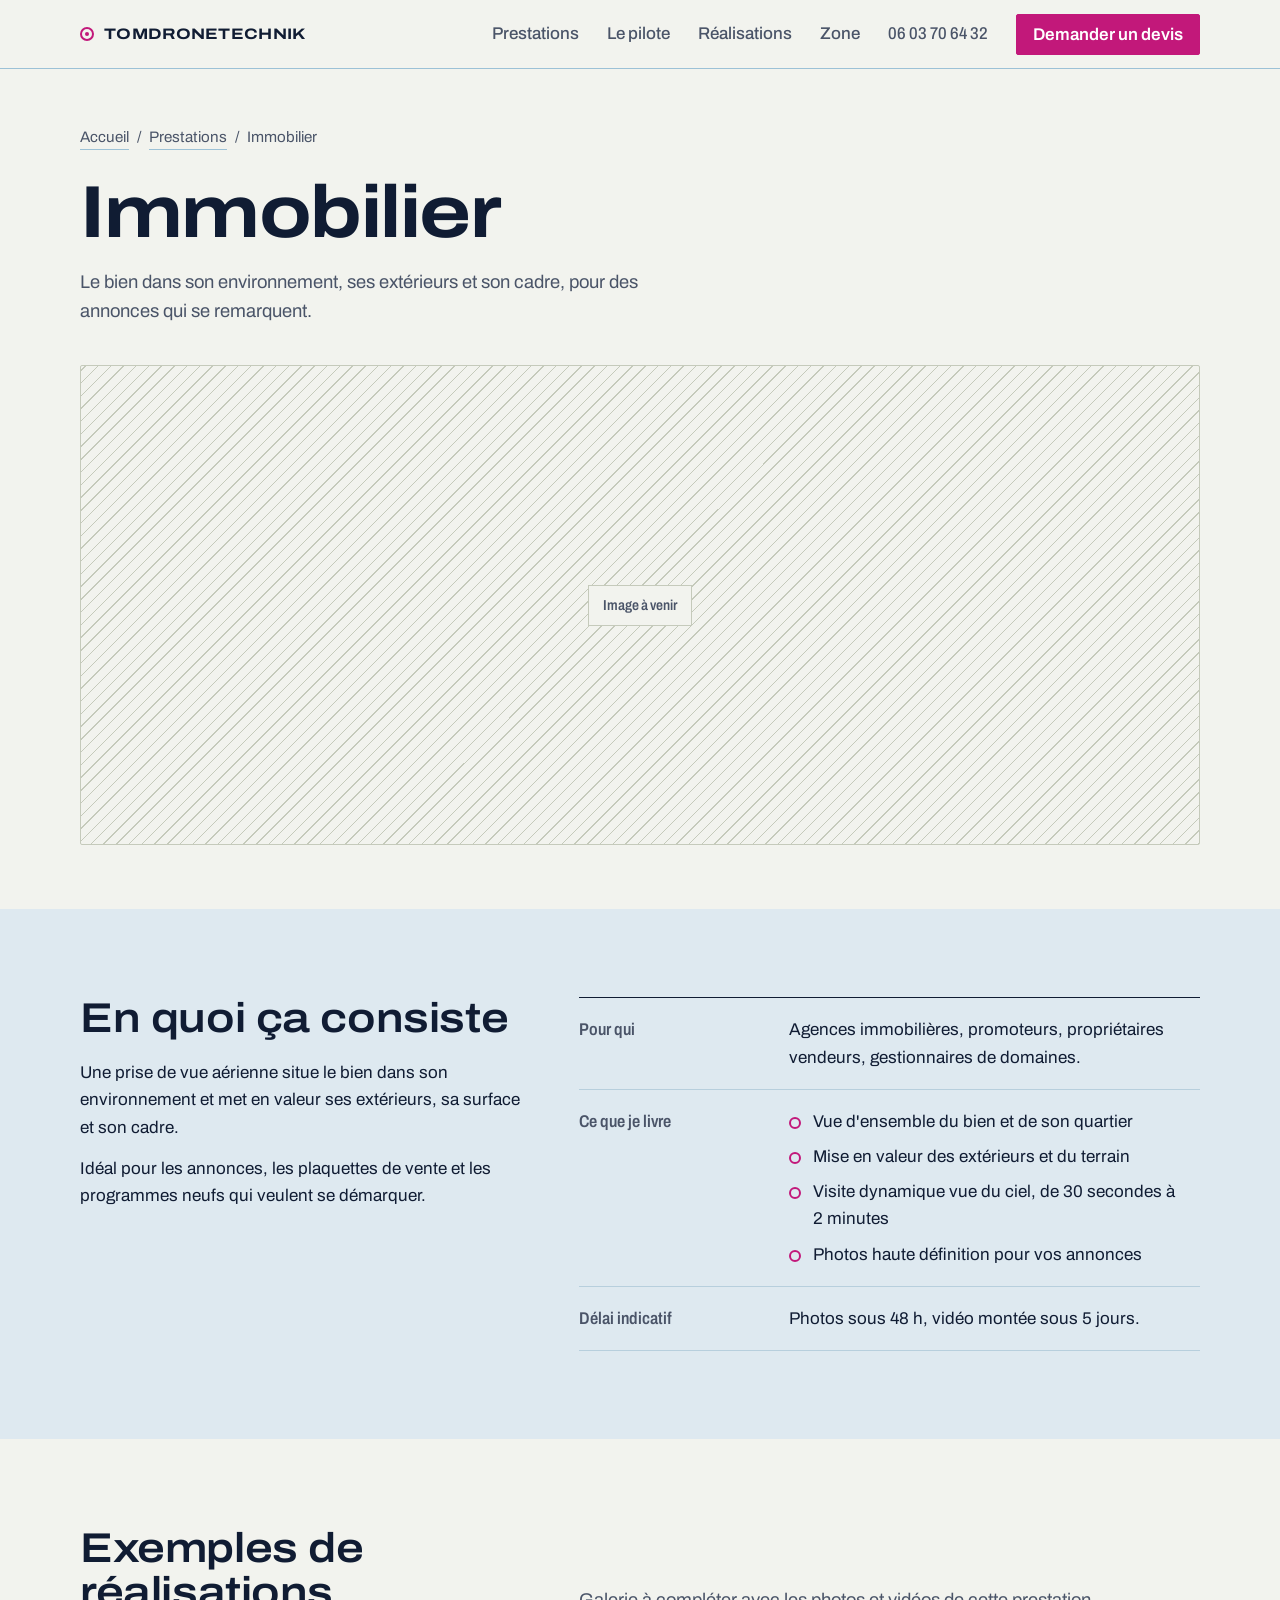
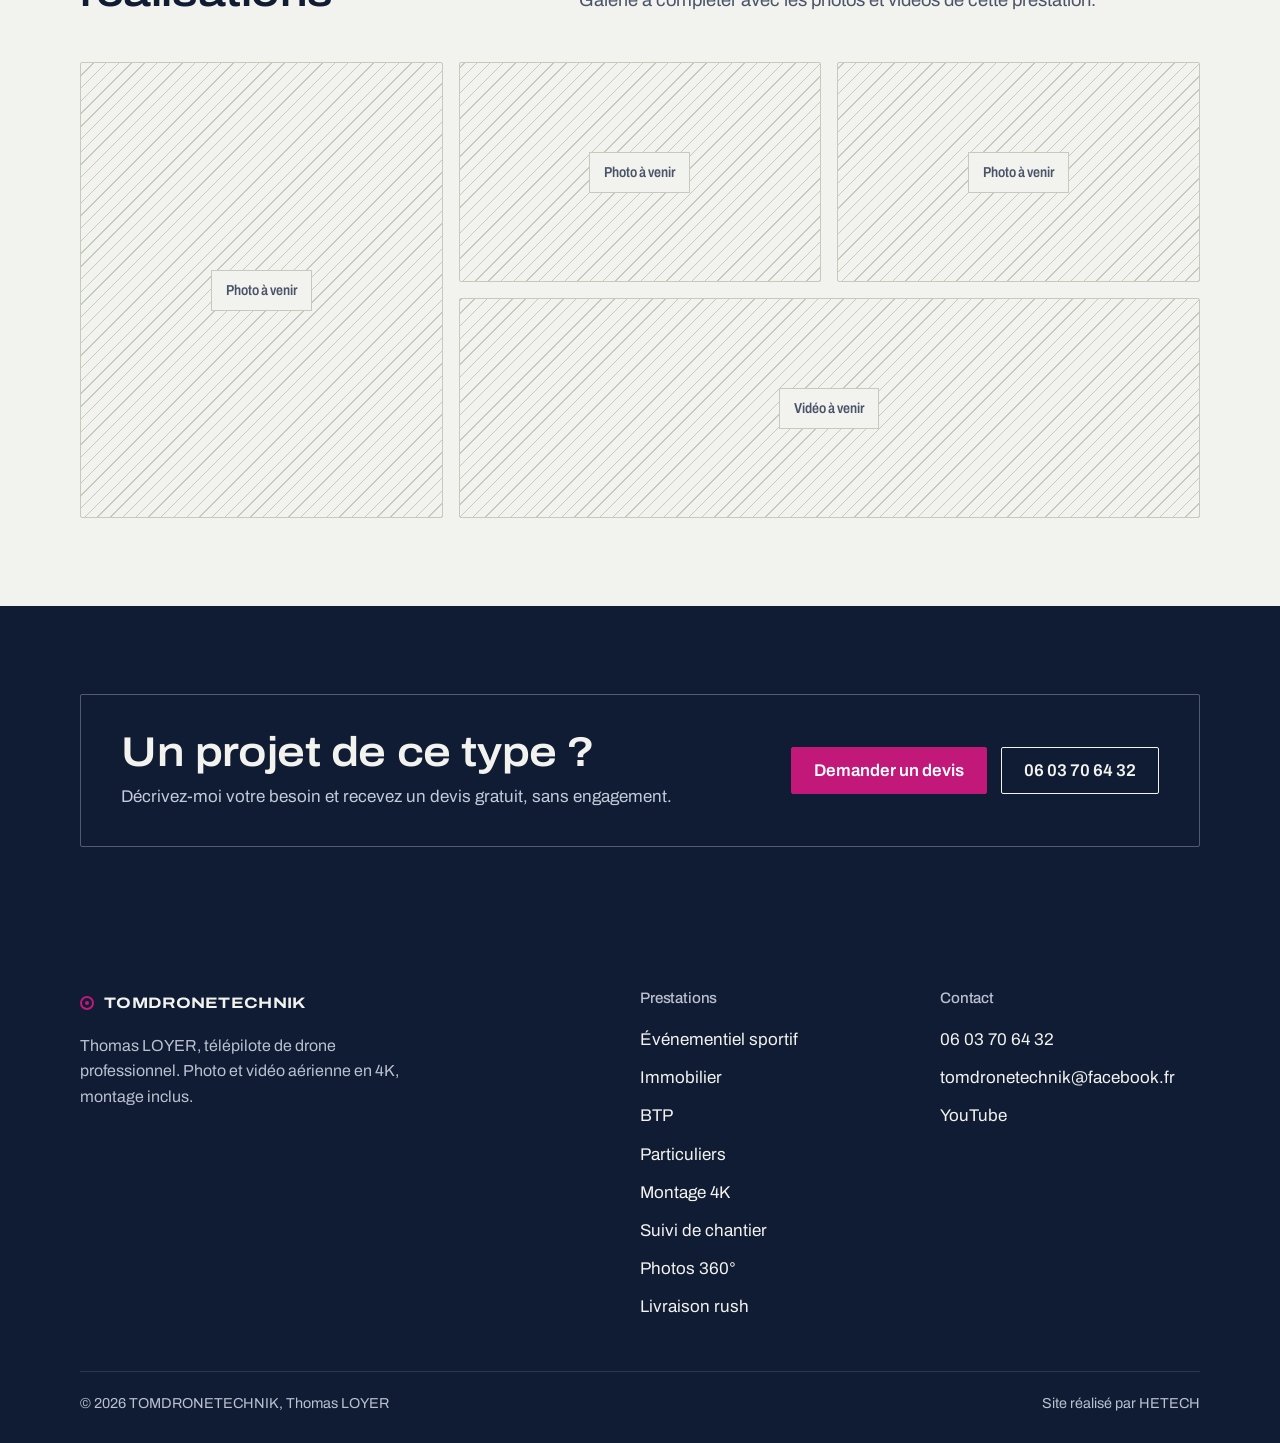
<file: services/immobilier.html>
<!DOCTYPE html>
<html lang="fr">
<head>
<meta charset="UTF-8">
<meta name="viewport" content="width=device-width, initial-scale=1.0">
<title>Immobilier — TOMDRONETECHNIK, télépilote de drone professionnel</title>
<meta name="description" content="Immobilier par drone&nbsp;: Le bien dans son environnement, ses extérieurs et son cadre, pour des annonces qui se remarquent. Thomas LOYER, télépilote professionnel, images 4K. Devis gratuit.">
<meta name="theme-color" content="#F2F3EE">
<meta property="og:title" content="Immobilier — TOMDRONETECHNIK">
<meta property="og:description" content="Le bien dans son environnement, ses extérieurs et son cadre, pour des annonces qui se remarquent.">
<meta property="og:type" content="website">
<meta property="og:locale" content="fr_FR">
<link rel="preconnect" href="https://fonts.googleapis.com">
<link rel="preconnect" href="https://fonts.gstatic.com" crossorigin>
<link href="https://fonts.googleapis.com/css2?family=Archivo:wdth,wght@62..125,400..700&display=swap" rel="stylesheet">
<link rel="stylesheet" href="../css/style.css">
<script>document.documentElement.classList.add('js')</script>
</head>
<body>

<a class="skip-link" href="#main">Aller au contenu</a>

<header id="header">
  <div class="wrap topbar">
    <a class="brand" href="../index.html" aria-label="TOMDRONETECHNIK, accueil">
      <span class="mark" aria-hidden="true"></span>
      <span>TOMDRONETECHNIK</span>
    </a>
    <nav class="nav-links" aria-label="Navigation principale">
      <a href="../index.html#prestations">Prestations</a>
      <a href="../index.html#apropos">Le pilote</a>
      <a href="../index.html#realisations">Réalisations</a>
      <a href="../index.html#zone">Zone</a>
      <a class="phone" href="tel:+33603706432">06 03 70 64 32</a>
      <a href="../index.html#contact" class="btn btn-primary">Demander un devis</a>
    </nav>
    <button class="burger" id="burger" aria-label="Ouvrir le menu" aria-expanded="false" aria-controls="mobileMenu">
      <span></span><span></span><span></span>
    </button>
  </div>
  <nav class="mobile-menu" id="mobileMenu" aria-label="Navigation mobile">
    <div class="wrap">
      <a href="../index.html#prestations">Prestations</a>
      <a href="../index.html#apropos">Le pilote</a>
      <a href="../index.html#realisations">Réalisations</a>
      <a href="../index.html#zone">Zone d'intervention</a>
      <a href="tel:+33603706432">06 03 70 64 32</a>
      <a href="../index.html#contact" class="btn btn-primary">Demander un devis</a>
    </div>
  </nav>
</header>

<main id="main">

  <section class="page-hero" aria-labelledby="page-title">
    <div class="wrap">
      <nav class="breadcrumb" aria-label="Fil d'Ariane">
        <a href="../index.html">Accueil</a><span aria-hidden="true">/</span>
        <a href="../index.html#prestations">Prestations</a><span aria-hidden="true">/</span>
        <span aria-current="page">Immobilier</span>
      </nav>
      <h1 id="page-title">Immobilier</h1>
      <p class="lead">Le bien dans son environnement, ses extérieurs et son cadre, pour des annonces qui se remarquent.</p>
      <!-- À MODIFIER : image ou vidéo de mise en avant (format 21:9) -->
      <div class="slot hero-media" role="img" aria-label="Image de mise en avant, à venir"><span>Image à venir</span></div>
    </div>
  </section>

  <section class="tint-sky" aria-labelledby="detail-title">
    <div class="wrap service-grid">
      <div class="prose">
        <h2 id="detail-title">En quoi ça consiste</h2>
        <p>Une prise de vue aérienne situe le bien dans son environnement et met en valeur ses extérieurs, sa surface et son cadre.</p>
        <p>Idéal pour les annonces, les plaquettes de vente et les programmes neufs qui veulent se démarquer.</p>
      </div>
      <!-- À CONFIRMER : publics, livrables et délais indicatifs à valider avec Thomas -->
      <dl class="mission" aria-label="Fiche de mission">
        <div><dt>Pour qui</dt><dd><p>Agences immobilières, promoteurs, propriétaires vendeurs, gestionnaires de domaines.</p></dd></div>
        <div><dt>Ce que je livre</dt><dd><ul>
            <li>Vue d'ensemble du bien et de son quartier</li>
            <li>Mise en valeur des extérieurs et du terrain</li>
            <li>Visite dynamique vue du ciel, de 30&nbsp;secondes à 2&nbsp;minutes</li>
            <li>Photos haute définition pour vos annonces</li>
          </ul></dd></div>
        <div><dt>Délai indicatif</dt><dd><p>Photos sous 48&nbsp;h, vidéo montée sous 5&nbsp;jours.</p></dd></div>
      </dl>
    </div>
  </section>

  <section aria-labelledby="gallery-title">
    <div class="wrap">
      <div class="section-head">
        <h2 id="gallery-title">Exemples de réalisations</h2>
        <p class="lead">Galerie à compléter avec les photos et vidéos de cette prestation.</p>
      </div>
      <!-- À MODIFIER : remplacer les emplacements par les vraies photos/vidéos -->
      <div class="gallery">
        <div class="slot tall"><span>Photo à venir</span></div>
        <div class="slot"><span>Photo à venir</span></div>
        <div class="slot"><span>Photo à venir</span></div>
        <div class="slot wide"><span>Vidéo à venir</span></div>
      </div>
    </div>
  </section>

  <section class="tint-ink" aria-labelledby="cta-title">
    <div class="wrap">
      <div class="cta-band">
        <div>
          <h2 id="cta-title">Un projet de ce type&nbsp;?</h2>
          <p>Décrivez-moi votre besoin et recevez un devis gratuit, sans engagement.</p>
        </div>
        <div class="hero-cta">
          <a href="../index.html#contact" class="btn btn-primary">Demander un devis</a>
          <a href="tel:+33603706432" class="btn btn-ghost">06 03 70 64 32</a>
        </div>
      </div>
    </div>
  </section>

</main>

<footer>
  <div class="wrap">
    <div class="foot-grid">
      <div>
        <a class="brand" href="../index.html" aria-label="TOMDRONETECHNIK, accueil">
          <span class="mark" aria-hidden="true"></span>
          <span>TOMDRONETECHNIK</span>
        </a>
        <p>Thomas LOYER, télépilote de drone professionnel. Photo et vidéo aérienne en 4K, montage inclus.</p>
      </div>
      <div class="foot-col">
        <h3>Prestations</h3>
        <a href="evenementiel-sportif.html">Événementiel sportif</a>
        <a href="immobilier.html">Immobilier</a>
        <a href="btp.html">BTP</a>
        <a href="particuliers.html">Particuliers</a>
        <a href="montage-4k.html">Montage 4K</a>
        <a href="suivi-chantier.html">Suivi de chantier</a>
        <a href="photos-360.html">Photos 360°</a>
        <a href="livraison-rush.html">Livraison rush</a>
      </div>
      <div class="foot-col">
        <h3>Contact</h3>
        <a href="tel:+33603706432">06 03 70 64 32</a>
        <!-- À MODIFIER : adresse e-mail réelle (placeholder invalide) -->
        <a href="mailto:tomdronetechnik@facebook.fr">tomdronetechnik@facebook.fr</a>
        <a href="https://www.youtube.com/@tomdronetechnik" target="_blank" rel="noopener">YouTube</a>
      </div>
    </div>
    <div class="foot-bottom">
      <span>© <span data-year>2026</span> TOMDRONETECHNIK, Thomas LOYER</span>
      <span>Site réalisé par HETECH</span>
    </div>
  </div>
</footer>

<script src="../js/main.js"></script>
</body>
</html>
</file>
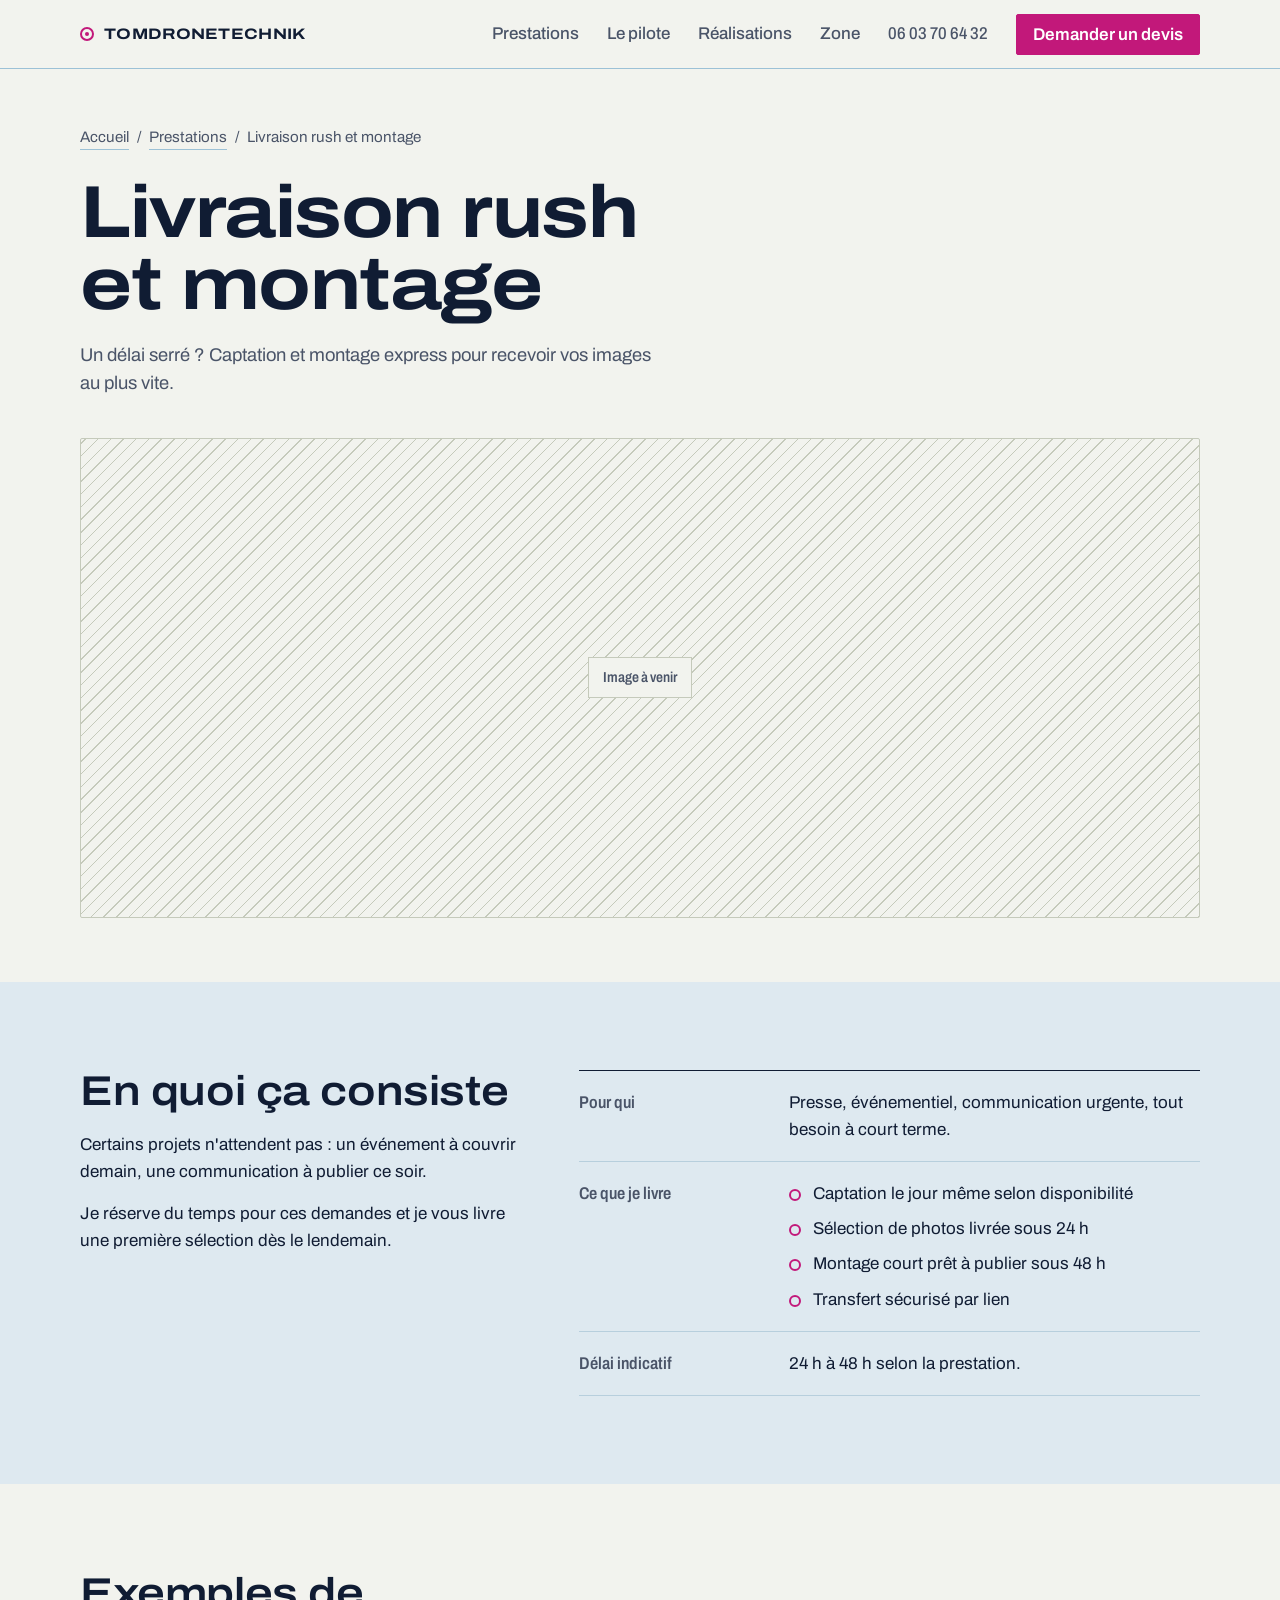
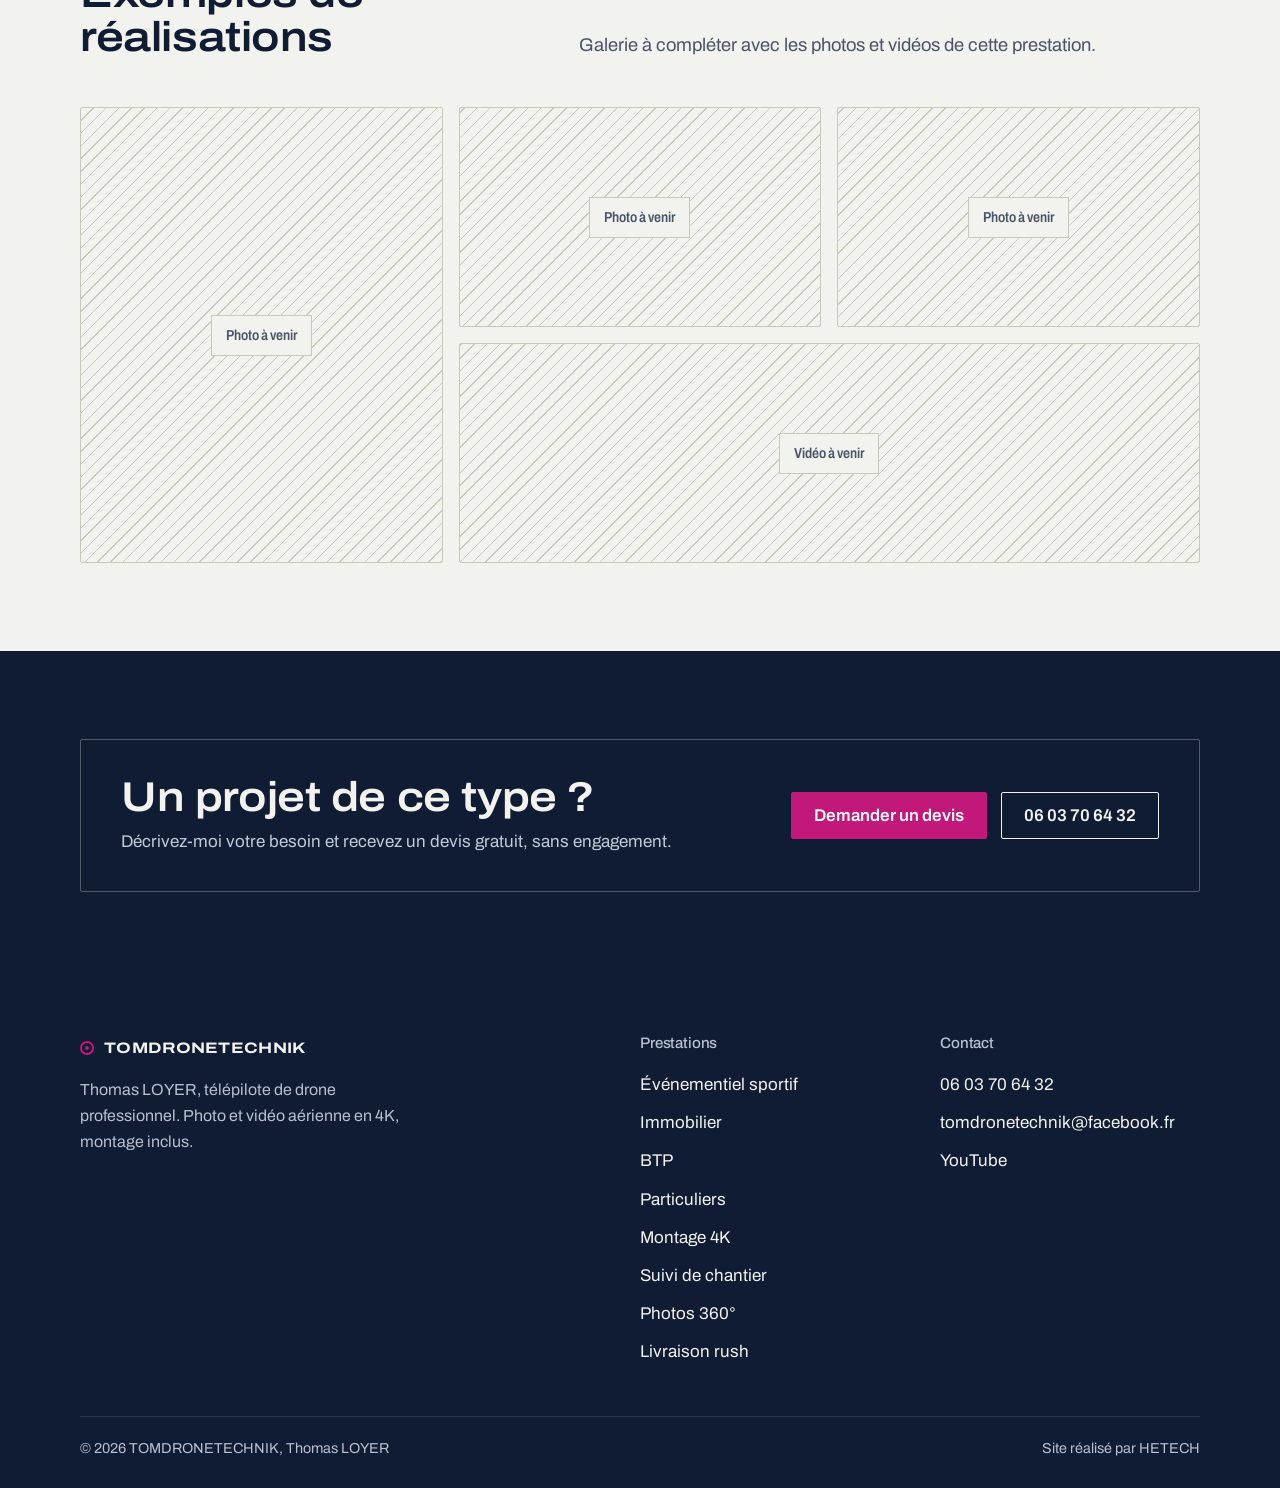
<file: services/livraison-rush.html>
<!DOCTYPE html>
<html lang="fr">
<head>
<meta charset="UTF-8">
<meta name="viewport" content="width=device-width, initial-scale=1.0">
<title>Livraison rush et montage — TOMDRONETECHNIK, télépilote de drone professionnel</title>
<meta name="description" content="Livraison rush et montage par drone&nbsp;: Un délai serré&nbsp;? Captation et montage express pour recevoir vos images au plus vite. Thomas LOYER, télépilote professionnel, images 4K. Devis gratuit.">
<meta name="theme-color" content="#F2F3EE">
<meta property="og:title" content="Livraison rush et montage — TOMDRONETECHNIK">
<meta property="og:description" content="Un délai serré&nbsp;? Captation et montage express pour recevoir vos images au plus vite.">
<meta property="og:type" content="website">
<meta property="og:locale" content="fr_FR">
<link rel="preconnect" href="https://fonts.googleapis.com">
<link rel="preconnect" href="https://fonts.gstatic.com" crossorigin>
<link href="https://fonts.googleapis.com/css2?family=Archivo:wdth,wght@62..125,400..700&display=swap" rel="stylesheet">
<link rel="stylesheet" href="../css/style.css">
<script>document.documentElement.classList.add('js')</script>
</head>
<body>

<a class="skip-link" href="#main">Aller au contenu</a>

<header id="header">
  <div class="wrap topbar">
    <a class="brand" href="../index.html" aria-label="TOMDRONETECHNIK, accueil">
      <span class="mark" aria-hidden="true"></span>
      <span>TOMDRONETECHNIK</span>
    </a>
    <nav class="nav-links" aria-label="Navigation principale">
      <a href="../index.html#prestations">Prestations</a>
      <a href="../index.html#apropos">Le pilote</a>
      <a href="../index.html#realisations">Réalisations</a>
      <a href="../index.html#zone">Zone</a>
      <a class="phone" href="tel:+33603706432">06 03 70 64 32</a>
      <a href="../index.html#contact" class="btn btn-primary">Demander un devis</a>
    </nav>
    <button class="burger" id="burger" aria-label="Ouvrir le menu" aria-expanded="false" aria-controls="mobileMenu">
      <span></span><span></span><span></span>
    </button>
  </div>
  <nav class="mobile-menu" id="mobileMenu" aria-label="Navigation mobile">
    <div class="wrap">
      <a href="../index.html#prestations">Prestations</a>
      <a href="../index.html#apropos">Le pilote</a>
      <a href="../index.html#realisations">Réalisations</a>
      <a href="../index.html#zone">Zone d'intervention</a>
      <a href="tel:+33603706432">06 03 70 64 32</a>
      <a href="../index.html#contact" class="btn btn-primary">Demander un devis</a>
    </div>
  </nav>
</header>

<main id="main">

  <section class="page-hero" aria-labelledby="page-title">
    <div class="wrap">
      <nav class="breadcrumb" aria-label="Fil d'Ariane">
        <a href="../index.html">Accueil</a><span aria-hidden="true">/</span>
        <a href="../index.html#prestations">Prestations</a><span aria-hidden="true">/</span>
        <span aria-current="page">Livraison rush et montage</span>
      </nav>
      <h1 id="page-title">Livraison rush et montage</h1>
      <p class="lead">Un délai serré&nbsp;? Captation et montage express pour recevoir vos images au plus vite.</p>
      <!-- À MODIFIER : image ou vidéo de mise en avant (format 21:9) -->
      <div class="slot hero-media" role="img" aria-label="Image de mise en avant, à venir"><span>Image à venir</span></div>
    </div>
  </section>

  <section class="tint-sky" aria-labelledby="detail-title">
    <div class="wrap service-grid">
      <div class="prose">
        <h2 id="detail-title">En quoi ça consiste</h2>
        <p>Certains projets n'attendent pas&nbsp;: un événement à couvrir demain, une communication à publier ce soir.</p>
        <p>Je réserve du temps pour ces demandes et je vous livre une première sélection dès le lendemain.</p>
      </div>
      <!-- À CONFIRMER : publics, livrables et délais indicatifs à valider avec Thomas -->
      <dl class="mission" aria-label="Fiche de mission">
        <div><dt>Pour qui</dt><dd><p>Presse, événementiel, communication urgente, tout besoin à court terme.</p></dd></div>
        <div><dt>Ce que je livre</dt><dd><ul>
            <li>Captation le jour même selon disponibilité</li>
            <li>Sélection de photos livrée sous 24&nbsp;h</li>
            <li>Montage court prêt à publier sous 48&nbsp;h</li>
            <li>Transfert sécurisé par lien</li>
          </ul></dd></div>
        <div><dt>Délai indicatif</dt><dd><p>24&nbsp;h à 48&nbsp;h selon la prestation.</p></dd></div>
      </dl>
    </div>
  </section>

  <section aria-labelledby="gallery-title">
    <div class="wrap">
      <div class="section-head">
        <h2 id="gallery-title">Exemples de réalisations</h2>
        <p class="lead">Galerie à compléter avec les photos et vidéos de cette prestation.</p>
      </div>
      <!-- À MODIFIER : remplacer les emplacements par les vraies photos/vidéos -->
      <div class="gallery">
        <div class="slot tall"><span>Photo à venir</span></div>
        <div class="slot"><span>Photo à venir</span></div>
        <div class="slot"><span>Photo à venir</span></div>
        <div class="slot wide"><span>Vidéo à venir</span></div>
      </div>
    </div>
  </section>

  <section class="tint-ink" aria-labelledby="cta-title">
    <div class="wrap">
      <div class="cta-band">
        <div>
          <h2 id="cta-title">Un projet de ce type&nbsp;?</h2>
          <p>Décrivez-moi votre besoin et recevez un devis gratuit, sans engagement.</p>
        </div>
        <div class="hero-cta">
          <a href="../index.html#contact" class="btn btn-primary">Demander un devis</a>
          <a href="tel:+33603706432" class="btn btn-ghost">06 03 70 64 32</a>
        </div>
      </div>
    </div>
  </section>

</main>

<footer>
  <div class="wrap">
    <div class="foot-grid">
      <div>
        <a class="brand" href="../index.html" aria-label="TOMDRONETECHNIK, accueil">
          <span class="mark" aria-hidden="true"></span>
          <span>TOMDRONETECHNIK</span>
        </a>
        <p>Thomas LOYER, télépilote de drone professionnel. Photo et vidéo aérienne en 4K, montage inclus.</p>
      </div>
      <div class="foot-col">
        <h3>Prestations</h3>
        <a href="evenementiel-sportif.html">Événementiel sportif</a>
        <a href="immobilier.html">Immobilier</a>
        <a href="btp.html">BTP</a>
        <a href="particuliers.html">Particuliers</a>
        <a href="montage-4k.html">Montage 4K</a>
        <a href="suivi-chantier.html">Suivi de chantier</a>
        <a href="photos-360.html">Photos 360°</a>
        <a href="livraison-rush.html">Livraison rush</a>
      </div>
      <div class="foot-col">
        <h3>Contact</h3>
        <a href="tel:+33603706432">06 03 70 64 32</a>
        <!-- À MODIFIER : adresse e-mail réelle (placeholder invalide) -->
        <a href="mailto:tomdronetechnik@facebook.fr">tomdronetechnik@facebook.fr</a>
        <a href="https://www.youtube.com/@tomdronetechnik" target="_blank" rel="noopener">YouTube</a>
      </div>
    </div>
    <div class="foot-bottom">
      <span>© <span data-year>2026</span> TOMDRONETECHNIK, Thomas LOYER</span>
      <span>Site réalisé par HETECH</span>
    </div>
  </div>
</footer>

<script src="../js/main.js"></script>
</body>
</html>
</file>
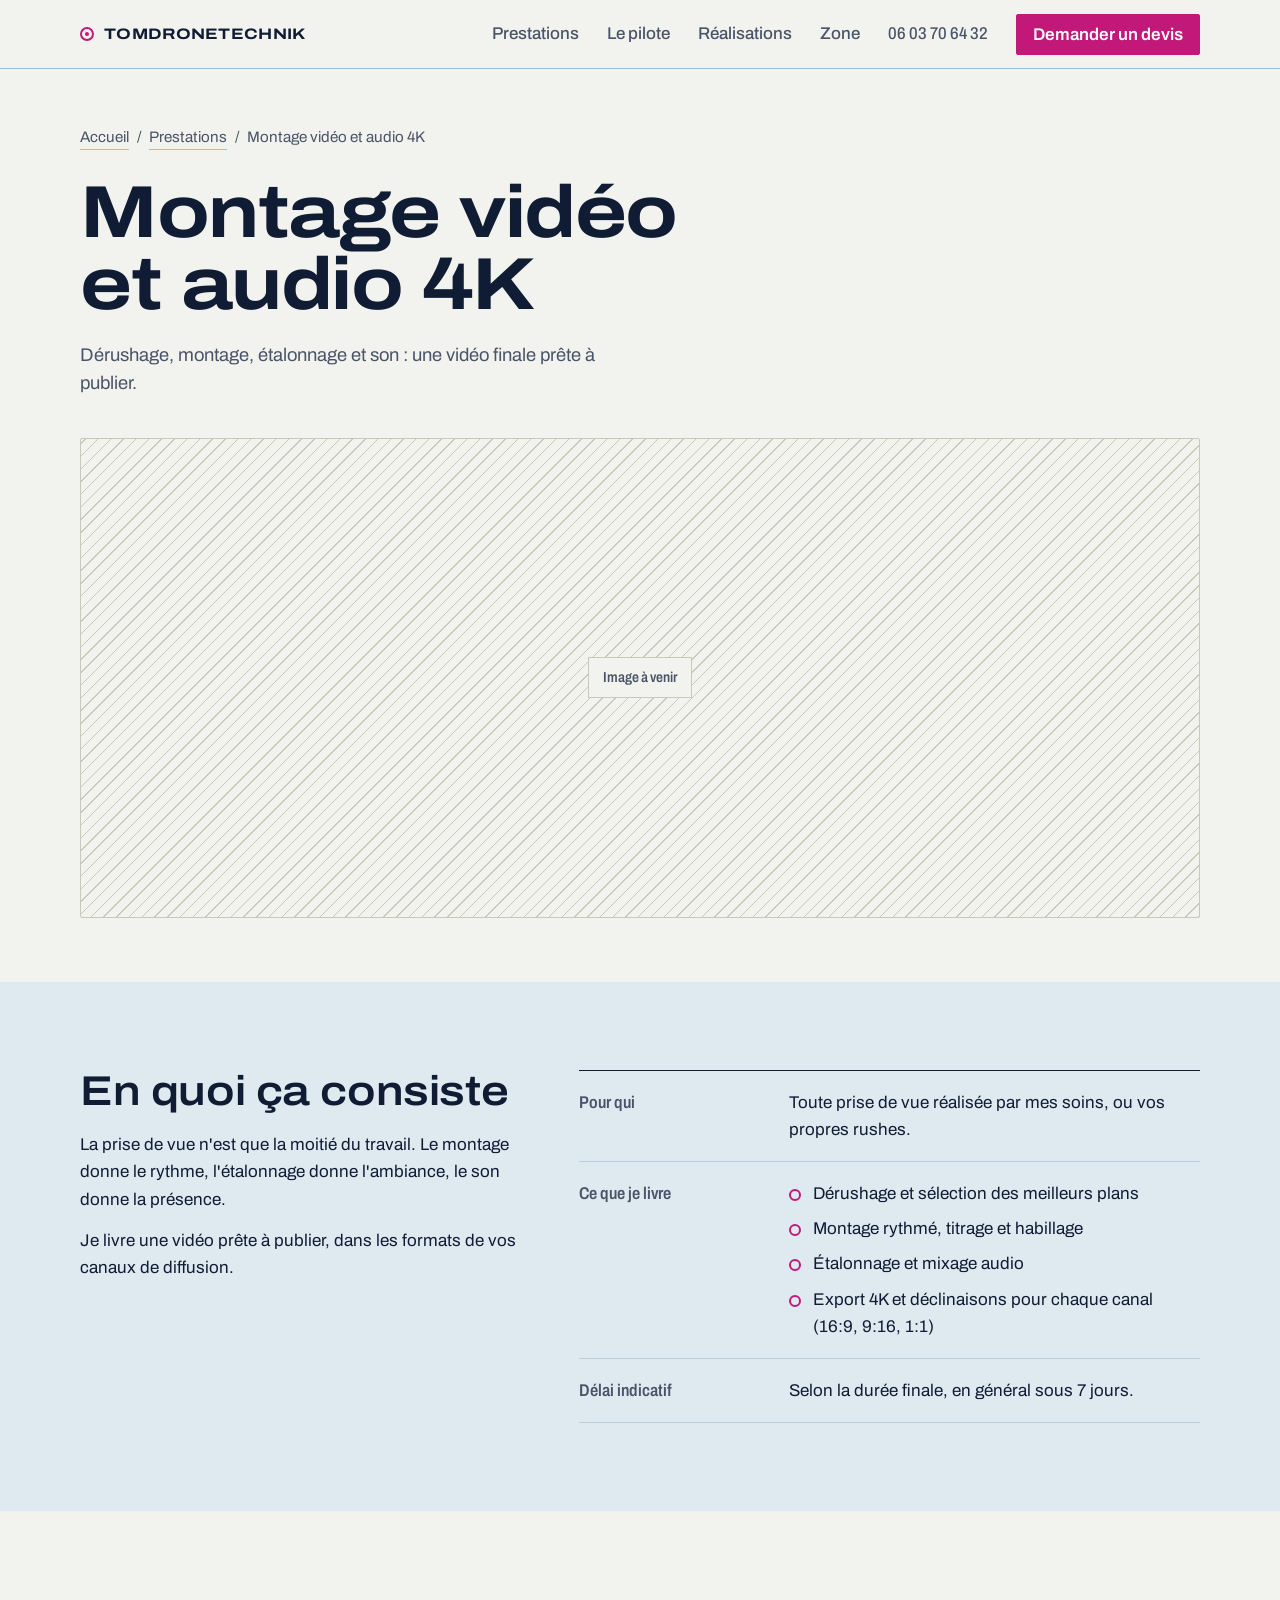
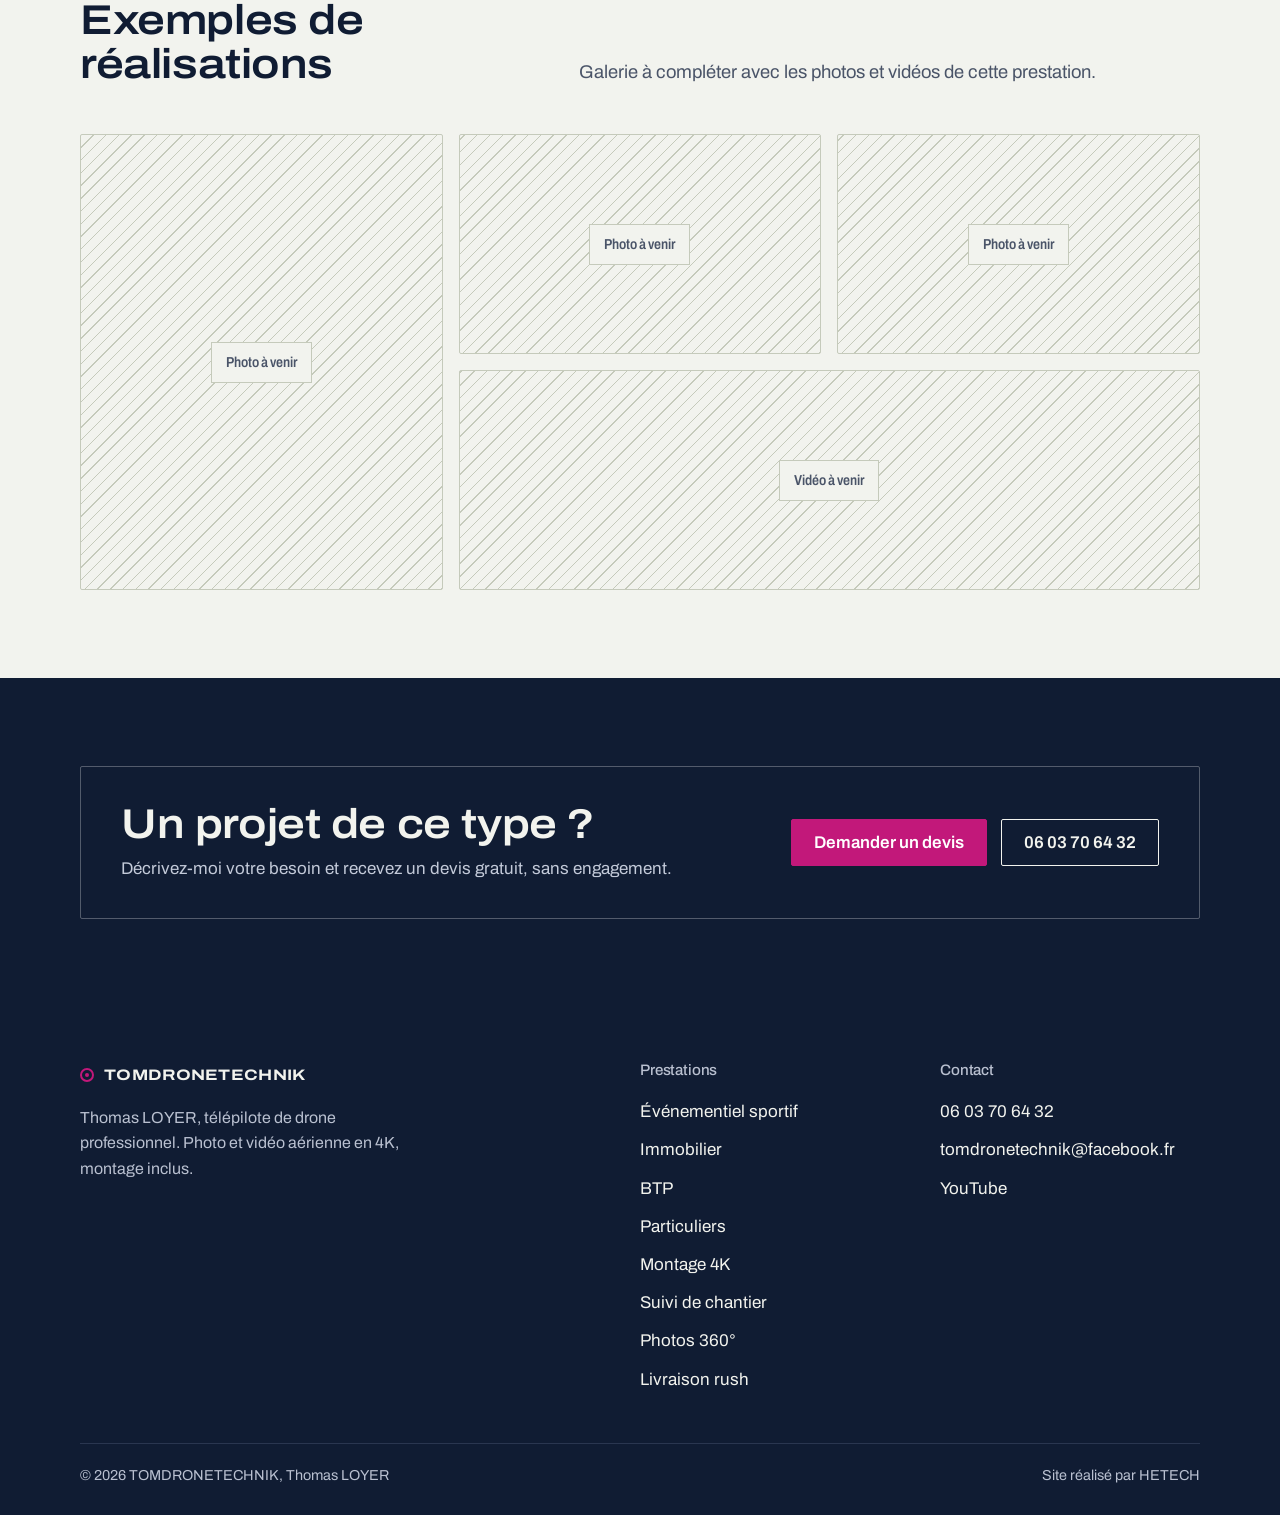
<file: services/montage-4k.html>
<!DOCTYPE html>
<html lang="fr">
<head>
<meta charset="UTF-8">
<meta name="viewport" content="width=device-width, initial-scale=1.0">
<title>Montage vidéo et audio 4K — TOMDRONETECHNIK, télépilote de drone professionnel</title>
<meta name="description" content="Montage vidéo et audio 4K par drone&nbsp;: Dérushage, montage, étalonnage et son&nbsp;: une vidéo finale prête à publier. Thomas LOYER, télépilote professionnel, images 4K. Devis gratuit.">
<meta name="theme-color" content="#F2F3EE">
<meta property="og:title" content="Montage vidéo et audio 4K — TOMDRONETECHNIK">
<meta property="og:description" content="Dérushage, montage, étalonnage et son&nbsp;: une vidéo finale prête à publier.">
<meta property="og:type" content="website">
<meta property="og:locale" content="fr_FR">
<link rel="preconnect" href="https://fonts.googleapis.com">
<link rel="preconnect" href="https://fonts.gstatic.com" crossorigin>
<link href="https://fonts.googleapis.com/css2?family=Archivo:wdth,wght@62..125,400..700&display=swap" rel="stylesheet">
<link rel="stylesheet" href="../css/style.css">
<script>document.documentElement.classList.add('js')</script>
</head>
<body>

<a class="skip-link" href="#main">Aller au contenu</a>

<header id="header">
  <div class="wrap topbar">
    <a class="brand" href="../index.html" aria-label="TOMDRONETECHNIK, accueil">
      <span class="mark" aria-hidden="true"></span>
      <span>TOMDRONETECHNIK</span>
    </a>
    <nav class="nav-links" aria-label="Navigation principale">
      <a href="../index.html#prestations">Prestations</a>
      <a href="../index.html#apropos">Le pilote</a>
      <a href="../index.html#realisations">Réalisations</a>
      <a href="../index.html#zone">Zone</a>
      <a class="phone" href="tel:+33603706432">06 03 70 64 32</a>
      <a href="../index.html#contact" class="btn btn-primary">Demander un devis</a>
    </nav>
    <button class="burger" id="burger" aria-label="Ouvrir le menu" aria-expanded="false" aria-controls="mobileMenu">
      <span></span><span></span><span></span>
    </button>
  </div>
  <nav class="mobile-menu" id="mobileMenu" aria-label="Navigation mobile">
    <div class="wrap">
      <a href="../index.html#prestations">Prestations</a>
      <a href="../index.html#apropos">Le pilote</a>
      <a href="../index.html#realisations">Réalisations</a>
      <a href="../index.html#zone">Zone d'intervention</a>
      <a href="tel:+33603706432">06 03 70 64 32</a>
      <a href="../index.html#contact" class="btn btn-primary">Demander un devis</a>
    </div>
  </nav>
</header>

<main id="main">

  <section class="page-hero" aria-labelledby="page-title">
    <div class="wrap">
      <nav class="breadcrumb" aria-label="Fil d'Ariane">
        <a href="../index.html">Accueil</a><span aria-hidden="true">/</span>
        <a href="../index.html#prestations">Prestations</a><span aria-hidden="true">/</span>
        <span aria-current="page">Montage vidéo et audio 4K</span>
      </nav>
      <h1 id="page-title">Montage vidéo et audio 4K</h1>
      <p class="lead">Dérushage, montage, étalonnage et son&nbsp;: une vidéo finale prête à publier.</p>
      <!-- À MODIFIER : image ou vidéo de mise en avant (format 21:9) -->
      <div class="slot hero-media" role="img" aria-label="Image de mise en avant, à venir"><span>Image à venir</span></div>
    </div>
  </section>

  <section class="tint-sky" aria-labelledby="detail-title">
    <div class="wrap service-grid">
      <div class="prose">
        <h2 id="detail-title">En quoi ça consiste</h2>
        <p>La prise de vue n'est que la moitié du travail. Le montage donne le rythme, l'étalonnage donne l'ambiance, le son donne la présence.</p>
        <p>Je livre une vidéo prête à publier, dans les formats de vos canaux de diffusion.</p>
      </div>
      <!-- À CONFIRMER : publics, livrables et délais indicatifs à valider avec Thomas -->
      <dl class="mission" aria-label="Fiche de mission">
        <div><dt>Pour qui</dt><dd><p>Toute prise de vue réalisée par mes soins, ou vos propres rushes.</p></dd></div>
        <div><dt>Ce que je livre</dt><dd><ul>
            <li>Dérushage et sélection des meilleurs plans</li>
            <li>Montage rythmé, titrage et habillage</li>
            <li>Étalonnage et mixage audio</li>
            <li>Export 4K et déclinaisons pour chaque canal (16:9, 9:16, 1:1)</li>
          </ul></dd></div>
        <div><dt>Délai indicatif</dt><dd><p>Selon la durée finale, en général sous 7&nbsp;jours.</p></dd></div>
      </dl>
    </div>
  </section>

  <section aria-labelledby="gallery-title">
    <div class="wrap">
      <div class="section-head">
        <h2 id="gallery-title">Exemples de réalisations</h2>
        <p class="lead">Galerie à compléter avec les photos et vidéos de cette prestation.</p>
      </div>
      <!-- À MODIFIER : remplacer les emplacements par les vraies photos/vidéos -->
      <div class="gallery">
        <div class="slot tall"><span>Photo à venir</span></div>
        <div class="slot"><span>Photo à venir</span></div>
        <div class="slot"><span>Photo à venir</span></div>
        <div class="slot wide"><span>Vidéo à venir</span></div>
      </div>
    </div>
  </section>

  <section class="tint-ink" aria-labelledby="cta-title">
    <div class="wrap">
      <div class="cta-band">
        <div>
          <h2 id="cta-title">Un projet de ce type&nbsp;?</h2>
          <p>Décrivez-moi votre besoin et recevez un devis gratuit, sans engagement.</p>
        </div>
        <div class="hero-cta">
          <a href="../index.html#contact" class="btn btn-primary">Demander un devis</a>
          <a href="tel:+33603706432" class="btn btn-ghost">06 03 70 64 32</a>
        </div>
      </div>
    </div>
  </section>

</main>

<footer>
  <div class="wrap">
    <div class="foot-grid">
      <div>
        <a class="brand" href="../index.html" aria-label="TOMDRONETECHNIK, accueil">
          <span class="mark" aria-hidden="true"></span>
          <span>TOMDRONETECHNIK</span>
        </a>
        <p>Thomas LOYER, télépilote de drone professionnel. Photo et vidéo aérienne en 4K, montage inclus.</p>
      </div>
      <div class="foot-col">
        <h3>Prestations</h3>
        <a href="evenementiel-sportif.html">Événementiel sportif</a>
        <a href="immobilier.html">Immobilier</a>
        <a href="btp.html">BTP</a>
        <a href="particuliers.html">Particuliers</a>
        <a href="montage-4k.html">Montage 4K</a>
        <a href="suivi-chantier.html">Suivi de chantier</a>
        <a href="photos-360.html">Photos 360°</a>
        <a href="livraison-rush.html">Livraison rush</a>
      </div>
      <div class="foot-col">
        <h3>Contact</h3>
        <a href="tel:+33603706432">06 03 70 64 32</a>
        <!-- À MODIFIER : adresse e-mail réelle (placeholder invalide) -->
        <a href="mailto:tomdronetechnik@facebook.fr">tomdronetechnik@facebook.fr</a>
        <a href="https://www.youtube.com/@tomdronetechnik" target="_blank" rel="noopener">YouTube</a>
      </div>
    </div>
    <div class="foot-bottom">
      <span>© <span data-year>2026</span> TOMDRONETECHNIK, Thomas LOYER</span>
      <span>Site réalisé par HETECH</span>
    </div>
  </div>
</footer>

<script src="../js/main.js"></script>
</body>
</html>
</file>
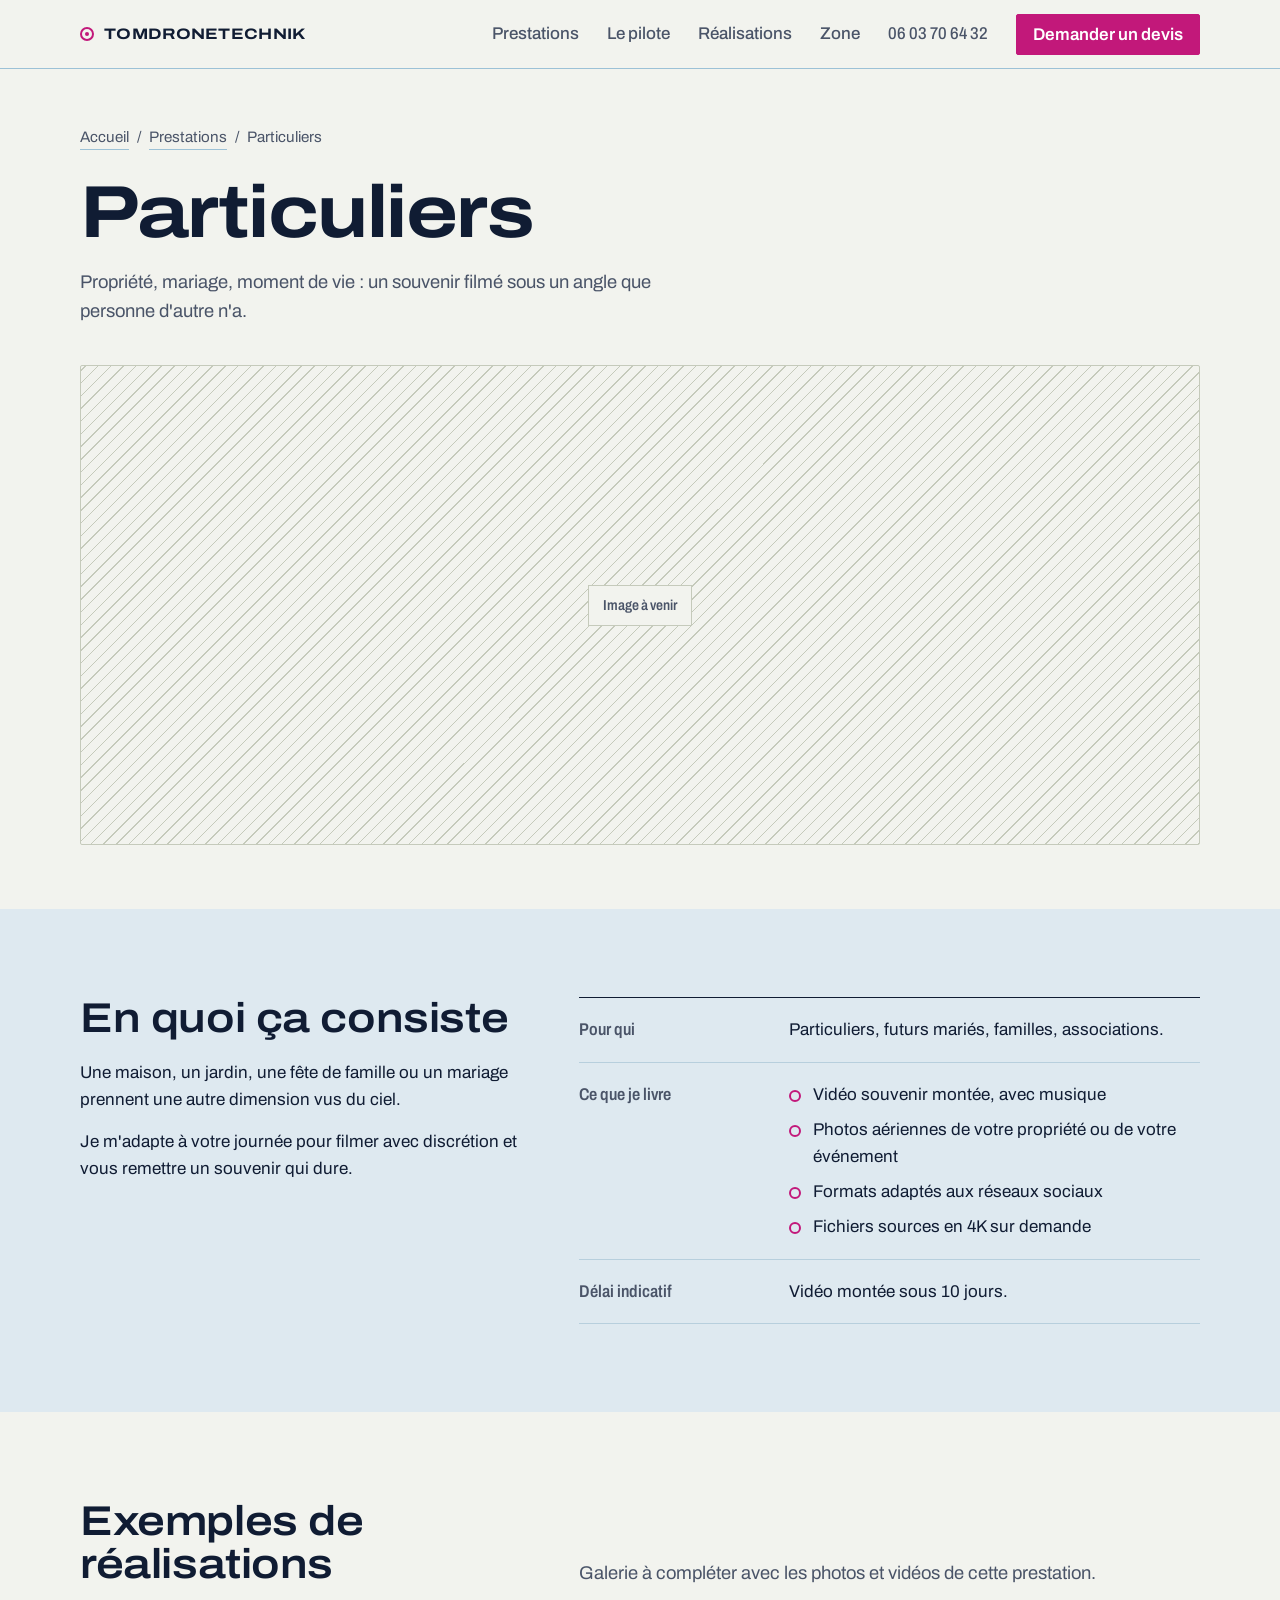
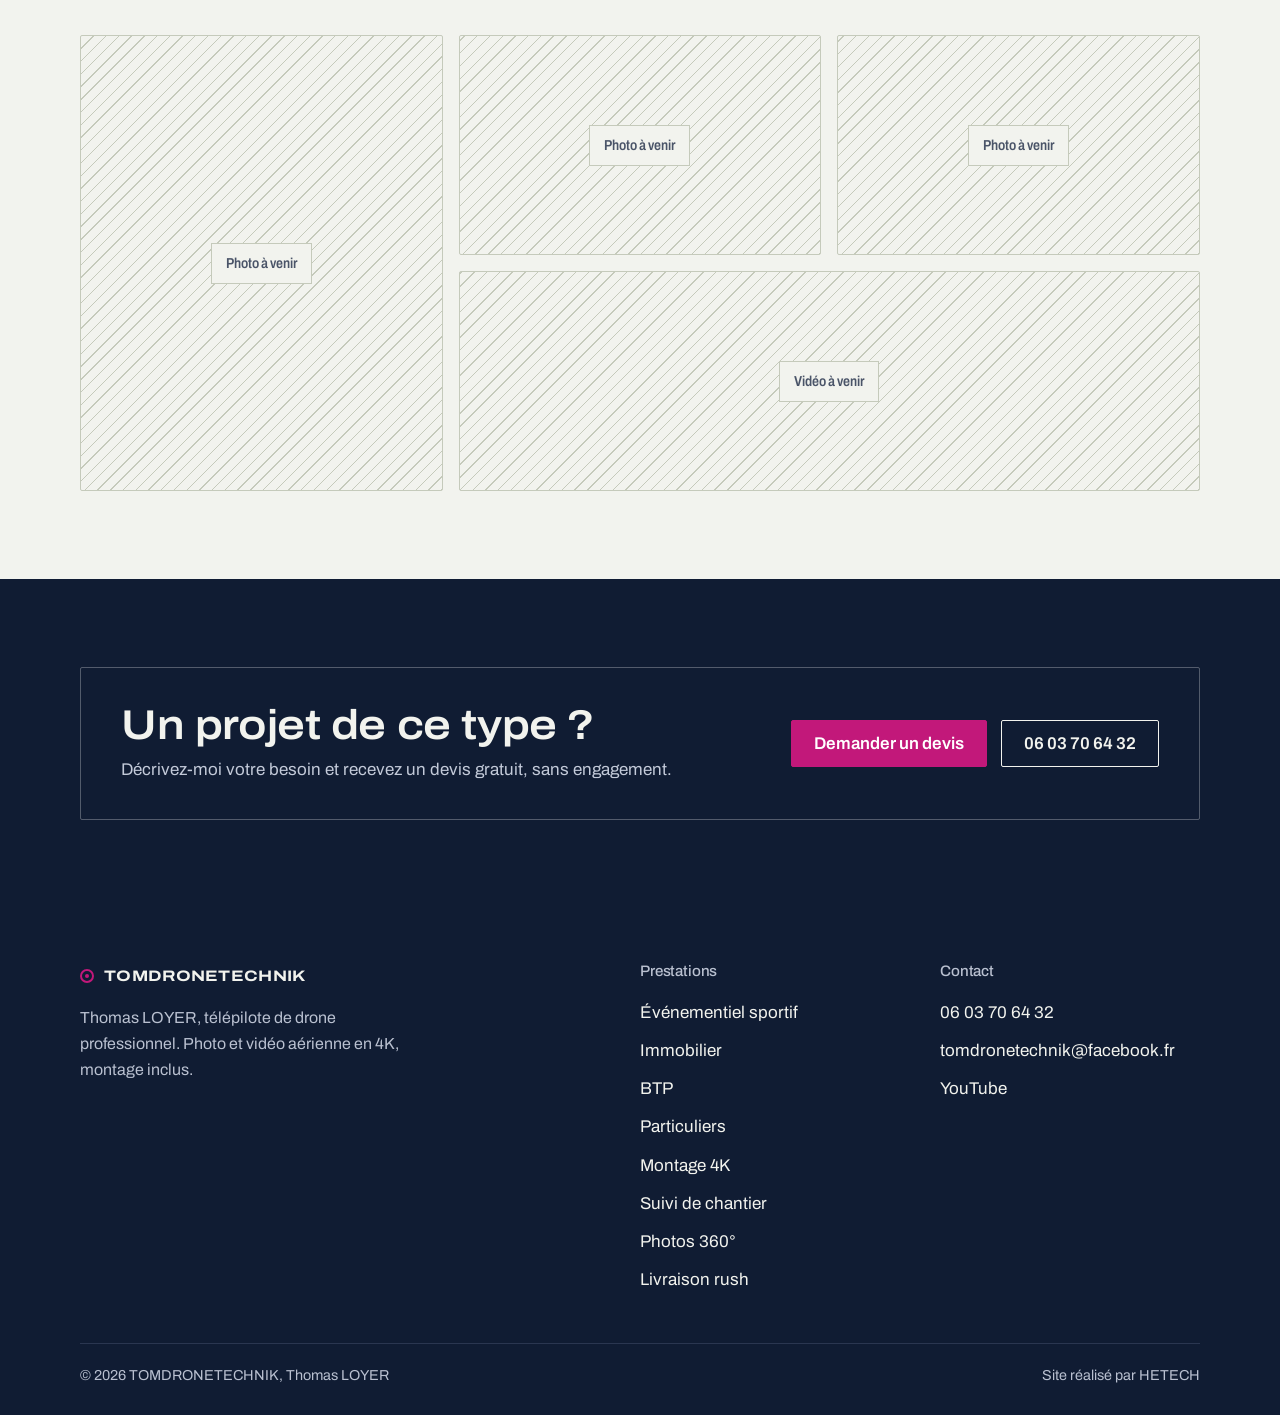
<file: services/particuliers.html>
<!DOCTYPE html>
<html lang="fr">
<head>
<meta charset="UTF-8">
<meta name="viewport" content="width=device-width, initial-scale=1.0">
<title>Particuliers — TOMDRONETECHNIK, télépilote de drone professionnel</title>
<meta name="description" content="Particuliers par drone&nbsp;: Propriété, mariage, moment de vie&nbsp;: un souvenir filmé sous un angle que personne d'autre n'a. Thomas LOYER, télépilote professionnel, images 4K. Devis gratuit.">
<meta name="theme-color" content="#F2F3EE">
<meta property="og:title" content="Particuliers — TOMDRONETECHNIK">
<meta property="og:description" content="Propriété, mariage, moment de vie&nbsp;: un souvenir filmé sous un angle que personne d'autre n'a.">
<meta property="og:type" content="website">
<meta property="og:locale" content="fr_FR">
<link rel="preconnect" href="https://fonts.googleapis.com">
<link rel="preconnect" href="https://fonts.gstatic.com" crossorigin>
<link href="https://fonts.googleapis.com/css2?family=Archivo:wdth,wght@62..125,400..700&display=swap" rel="stylesheet">
<link rel="stylesheet" href="../css/style.css">
<script>document.documentElement.classList.add('js')</script>
</head>
<body>

<a class="skip-link" href="#main">Aller au contenu</a>

<header id="header">
  <div class="wrap topbar">
    <a class="brand" href="../index.html" aria-label="TOMDRONETECHNIK, accueil">
      <span class="mark" aria-hidden="true"></span>
      <span>TOMDRONETECHNIK</span>
    </a>
    <nav class="nav-links" aria-label="Navigation principale">
      <a href="../index.html#prestations">Prestations</a>
      <a href="../index.html#apropos">Le pilote</a>
      <a href="../index.html#realisations">Réalisations</a>
      <a href="../index.html#zone">Zone</a>
      <a class="phone" href="tel:+33603706432">06 03 70 64 32</a>
      <a href="../index.html#contact" class="btn btn-primary">Demander un devis</a>
    </nav>
    <button class="burger" id="burger" aria-label="Ouvrir le menu" aria-expanded="false" aria-controls="mobileMenu">
      <span></span><span></span><span></span>
    </button>
  </div>
  <nav class="mobile-menu" id="mobileMenu" aria-label="Navigation mobile">
    <div class="wrap">
      <a href="../index.html#prestations">Prestations</a>
      <a href="../index.html#apropos">Le pilote</a>
      <a href="../index.html#realisations">Réalisations</a>
      <a href="../index.html#zone">Zone d'intervention</a>
      <a href="tel:+33603706432">06 03 70 64 32</a>
      <a href="../index.html#contact" class="btn btn-primary">Demander un devis</a>
    </div>
  </nav>
</header>

<main id="main">

  <section class="page-hero" aria-labelledby="page-title">
    <div class="wrap">
      <nav class="breadcrumb" aria-label="Fil d'Ariane">
        <a href="../index.html">Accueil</a><span aria-hidden="true">/</span>
        <a href="../index.html#prestations">Prestations</a><span aria-hidden="true">/</span>
        <span aria-current="page">Particuliers</span>
      </nav>
      <h1 id="page-title">Particuliers</h1>
      <p class="lead">Propriété, mariage, moment de vie&nbsp;: un souvenir filmé sous un angle que personne d'autre n'a.</p>
      <!-- À MODIFIER : image ou vidéo de mise en avant (format 21:9) -->
      <div class="slot hero-media" role="img" aria-label="Image de mise en avant, à venir"><span>Image à venir</span></div>
    </div>
  </section>

  <section class="tint-sky" aria-labelledby="detail-title">
    <div class="wrap service-grid">
      <div class="prose">
        <h2 id="detail-title">En quoi ça consiste</h2>
        <p>Une maison, un jardin, une fête de famille ou un mariage prennent une autre dimension vus du ciel.</p>
        <p>Je m'adapte à votre journée pour filmer avec discrétion et vous remettre un souvenir qui dure.</p>
      </div>
      <!-- À CONFIRMER : publics, livrables et délais indicatifs à valider avec Thomas -->
      <dl class="mission" aria-label="Fiche de mission">
        <div><dt>Pour qui</dt><dd><p>Particuliers, futurs mariés, familles, associations.</p></dd></div>
        <div><dt>Ce que je livre</dt><dd><ul>
            <li>Vidéo souvenir montée, avec musique</li>
            <li>Photos aériennes de votre propriété ou de votre événement</li>
            <li>Formats adaptés aux réseaux sociaux</li>
            <li>Fichiers sources en 4K sur demande</li>
          </ul></dd></div>
        <div><dt>Délai indicatif</dt><dd><p>Vidéo montée sous 10&nbsp;jours.</p></dd></div>
      </dl>
    </div>
  </section>

  <section aria-labelledby="gallery-title">
    <div class="wrap">
      <div class="section-head">
        <h2 id="gallery-title">Exemples de réalisations</h2>
        <p class="lead">Galerie à compléter avec les photos et vidéos de cette prestation.</p>
      </div>
      <!-- À MODIFIER : remplacer les emplacements par les vraies photos/vidéos -->
      <div class="gallery">
        <div class="slot tall"><span>Photo à venir</span></div>
        <div class="slot"><span>Photo à venir</span></div>
        <div class="slot"><span>Photo à venir</span></div>
        <div class="slot wide"><span>Vidéo à venir</span></div>
      </div>
    </div>
  </section>

  <section class="tint-ink" aria-labelledby="cta-title">
    <div class="wrap">
      <div class="cta-band">
        <div>
          <h2 id="cta-title">Un projet de ce type&nbsp;?</h2>
          <p>Décrivez-moi votre besoin et recevez un devis gratuit, sans engagement.</p>
        </div>
        <div class="hero-cta">
          <a href="../index.html#contact" class="btn btn-primary">Demander un devis</a>
          <a href="tel:+33603706432" class="btn btn-ghost">06 03 70 64 32</a>
        </div>
      </div>
    </div>
  </section>

</main>

<footer>
  <div class="wrap">
    <div class="foot-grid">
      <div>
        <a class="brand" href="../index.html" aria-label="TOMDRONETECHNIK, accueil">
          <span class="mark" aria-hidden="true"></span>
          <span>TOMDRONETECHNIK</span>
        </a>
        <p>Thomas LOYER, télépilote de drone professionnel. Photo et vidéo aérienne en 4K, montage inclus.</p>
      </div>
      <div class="foot-col">
        <h3>Prestations</h3>
        <a href="evenementiel-sportif.html">Événementiel sportif</a>
        <a href="immobilier.html">Immobilier</a>
        <a href="btp.html">BTP</a>
        <a href="particuliers.html">Particuliers</a>
        <a href="montage-4k.html">Montage 4K</a>
        <a href="suivi-chantier.html">Suivi de chantier</a>
        <a href="photos-360.html">Photos 360°</a>
        <a href="livraison-rush.html">Livraison rush</a>
      </div>
      <div class="foot-col">
        <h3>Contact</h3>
        <a href="tel:+33603706432">06 03 70 64 32</a>
        <!-- À MODIFIER : adresse e-mail réelle (placeholder invalide) -->
        <a href="mailto:tomdronetechnik@facebook.fr">tomdronetechnik@facebook.fr</a>
        <a href="https://www.youtube.com/@tomdronetechnik" target="_blank" rel="noopener">YouTube</a>
      </div>
    </div>
    <div class="foot-bottom">
      <span>© <span data-year>2026</span> TOMDRONETECHNIK, Thomas LOYER</span>
      <span>Site réalisé par HETECH</span>
    </div>
  </div>
</footer>

<script src="../js/main.js"></script>
</body>
</html>
</file>
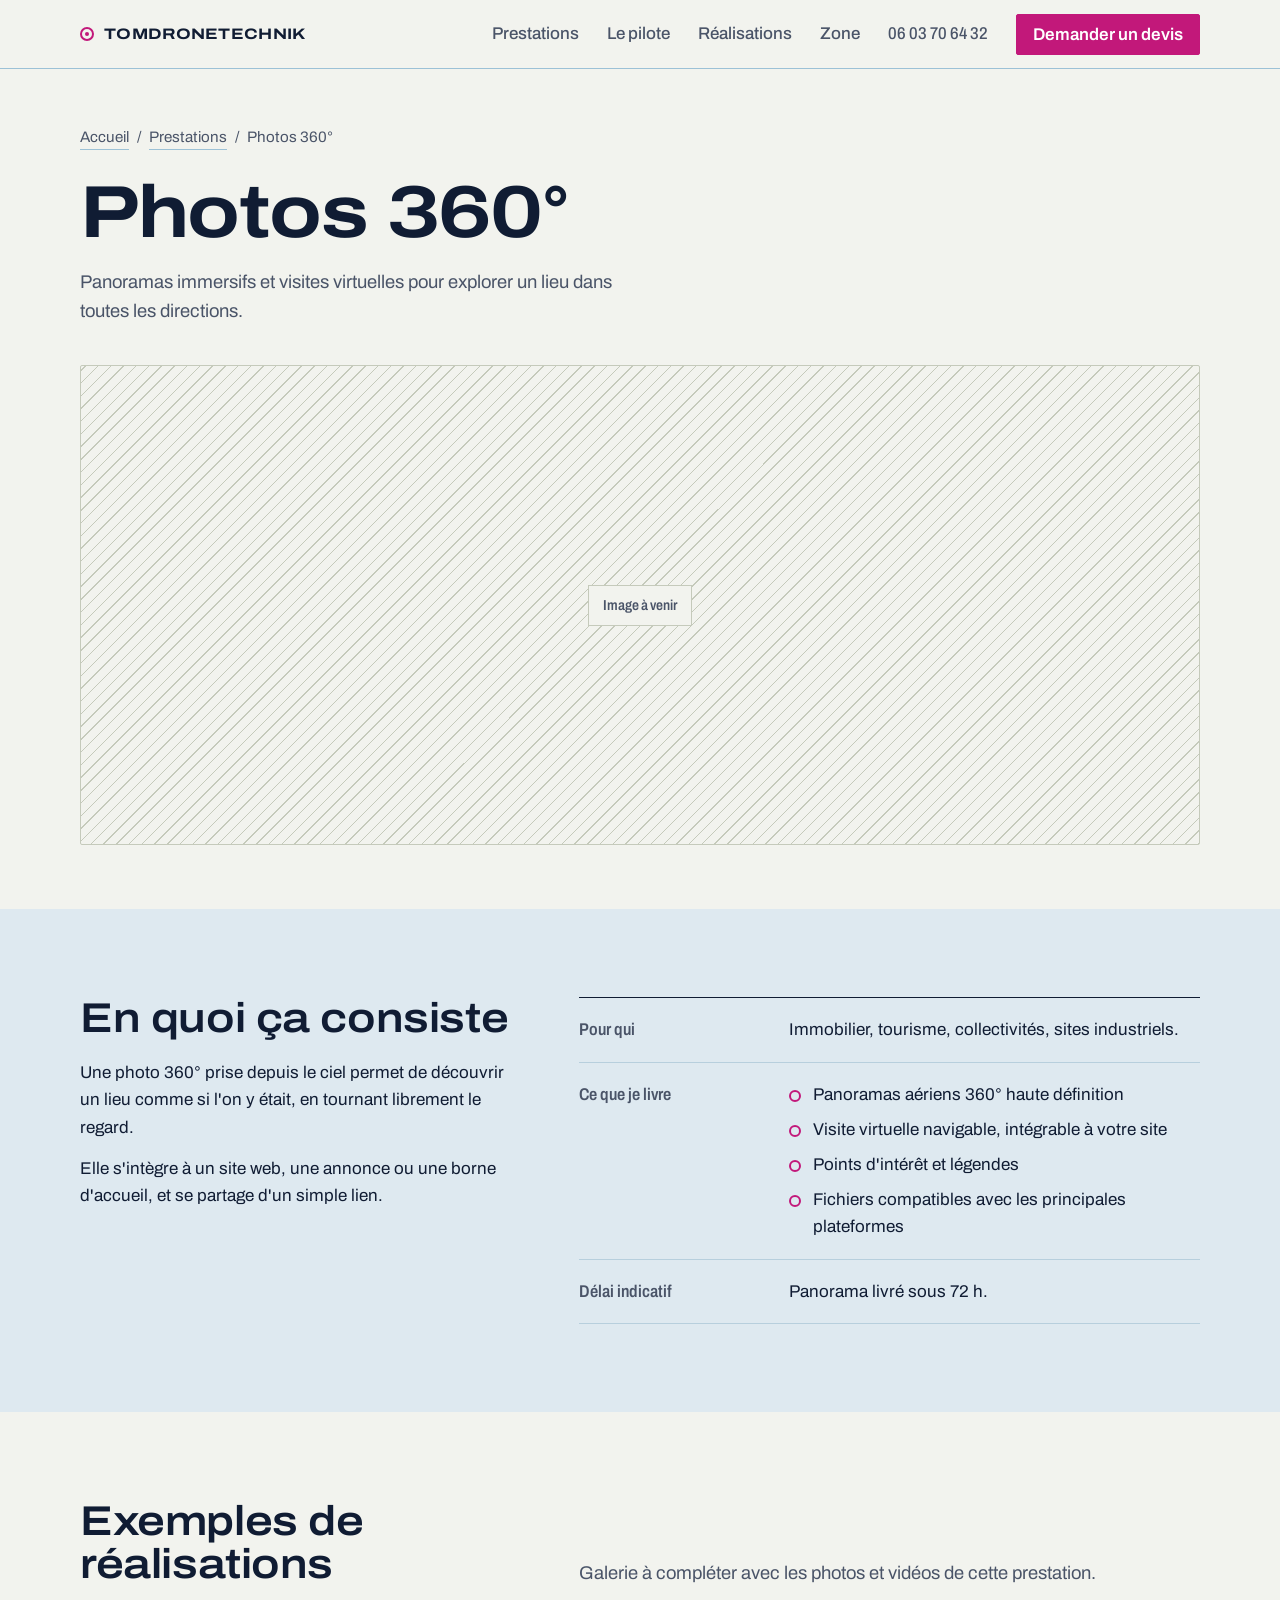
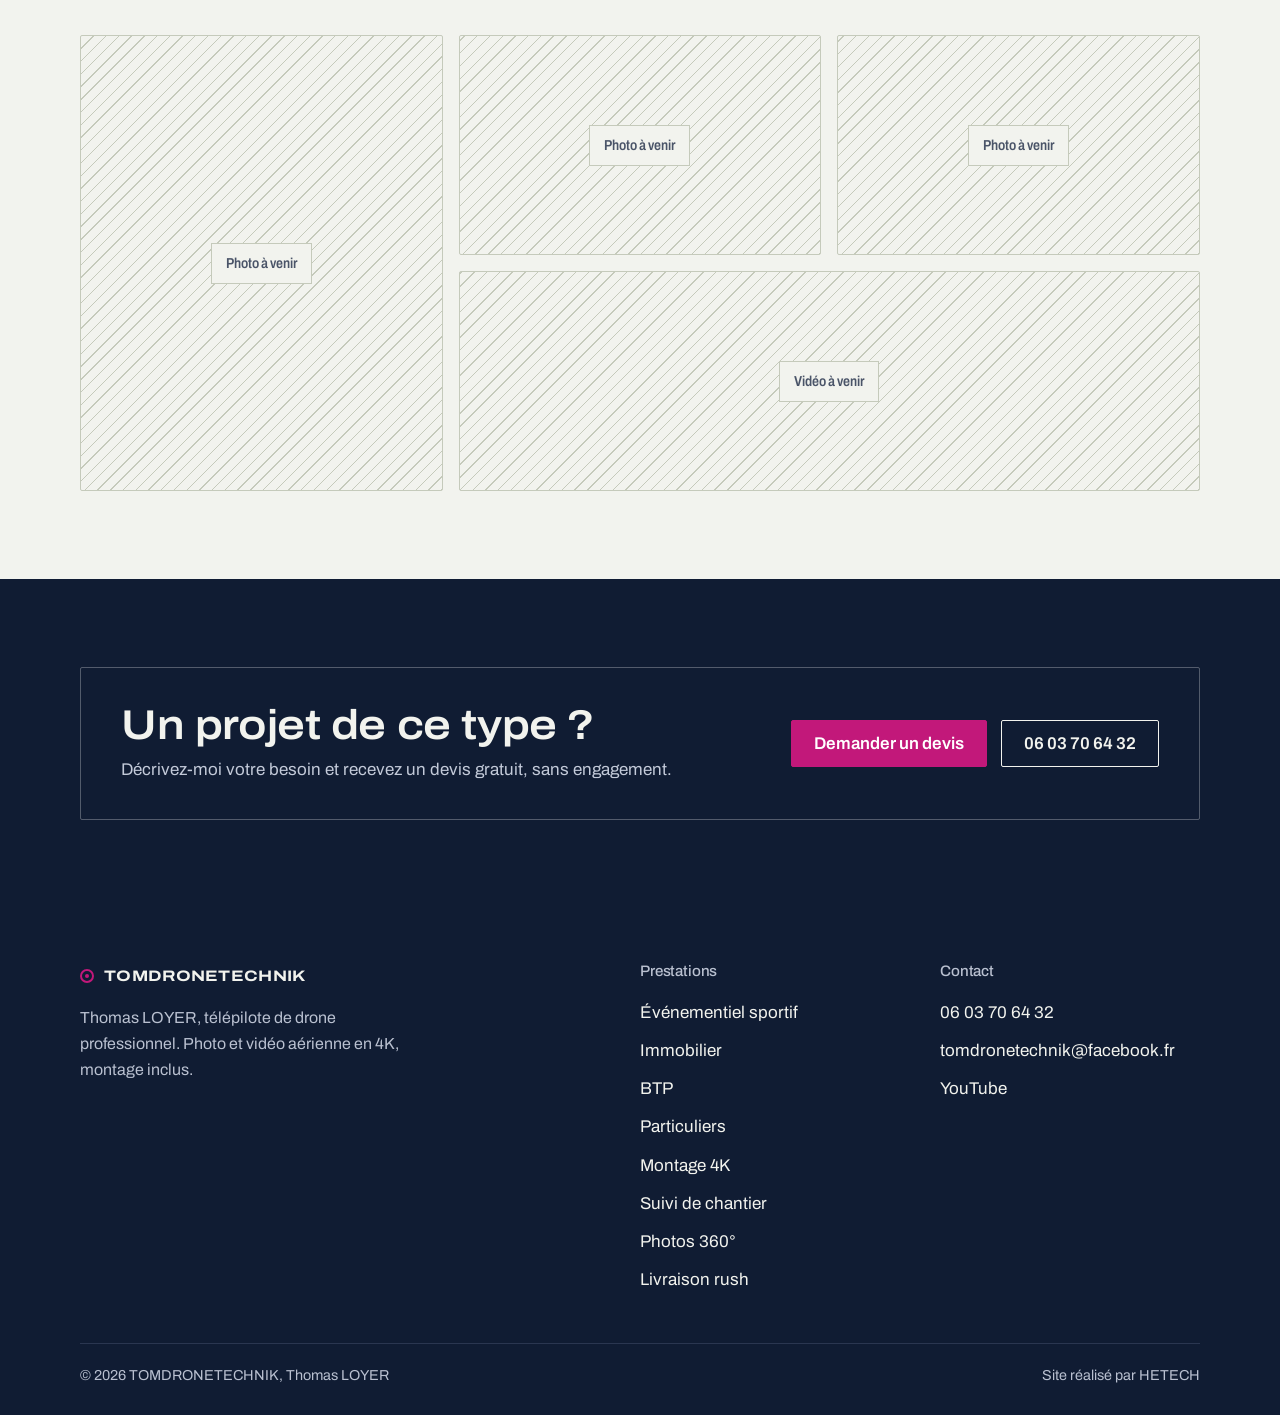
<file: services/photos-360.html>
<!DOCTYPE html>
<html lang="fr">
<head>
<meta charset="UTF-8">
<meta name="viewport" content="width=device-width, initial-scale=1.0">
<title>Photos 360° — TOMDRONETECHNIK, télépilote de drone professionnel</title>
<meta name="description" content="Photos 360° par drone&nbsp;: Panoramas immersifs et visites virtuelles pour explorer un lieu dans toutes les directions. Thomas LOYER, télépilote professionnel, images 4K. Devis gratuit.">
<meta name="theme-color" content="#F2F3EE">
<meta property="og:title" content="Photos 360° — TOMDRONETECHNIK">
<meta property="og:description" content="Panoramas immersifs et visites virtuelles pour explorer un lieu dans toutes les directions.">
<meta property="og:type" content="website">
<meta property="og:locale" content="fr_FR">
<link rel="preconnect" href="https://fonts.googleapis.com">
<link rel="preconnect" href="https://fonts.gstatic.com" crossorigin>
<link href="https://fonts.googleapis.com/css2?family=Archivo:wdth,wght@62..125,400..700&display=swap" rel="stylesheet">
<link rel="stylesheet" href="../css/style.css">
<script>document.documentElement.classList.add('js')</script>
</head>
<body>

<a class="skip-link" href="#main">Aller au contenu</a>

<header id="header">
  <div class="wrap topbar">
    <a class="brand" href="../index.html" aria-label="TOMDRONETECHNIK, accueil">
      <span class="mark" aria-hidden="true"></span>
      <span>TOMDRONETECHNIK</span>
    </a>
    <nav class="nav-links" aria-label="Navigation principale">
      <a href="../index.html#prestations">Prestations</a>
      <a href="../index.html#apropos">Le pilote</a>
      <a href="../index.html#realisations">Réalisations</a>
      <a href="../index.html#zone">Zone</a>
      <a class="phone" href="tel:+33603706432">06 03 70 64 32</a>
      <a href="../index.html#contact" class="btn btn-primary">Demander un devis</a>
    </nav>
    <button class="burger" id="burger" aria-label="Ouvrir le menu" aria-expanded="false" aria-controls="mobileMenu">
      <span></span><span></span><span></span>
    </button>
  </div>
  <nav class="mobile-menu" id="mobileMenu" aria-label="Navigation mobile">
    <div class="wrap">
      <a href="../index.html#prestations">Prestations</a>
      <a href="../index.html#apropos">Le pilote</a>
      <a href="../index.html#realisations">Réalisations</a>
      <a href="../index.html#zone">Zone d'intervention</a>
      <a href="tel:+33603706432">06 03 70 64 32</a>
      <a href="../index.html#contact" class="btn btn-primary">Demander un devis</a>
    </div>
  </nav>
</header>

<main id="main">

  <section class="page-hero" aria-labelledby="page-title">
    <div class="wrap">
      <nav class="breadcrumb" aria-label="Fil d'Ariane">
        <a href="../index.html">Accueil</a><span aria-hidden="true">/</span>
        <a href="../index.html#prestations">Prestations</a><span aria-hidden="true">/</span>
        <span aria-current="page">Photos 360°</span>
      </nav>
      <h1 id="page-title">Photos 360°</h1>
      <p class="lead">Panoramas immersifs et visites virtuelles pour explorer un lieu dans toutes les directions.</p>
      <!-- À MODIFIER : image ou vidéo de mise en avant (format 21:9) -->
      <div class="slot hero-media" role="img" aria-label="Image de mise en avant, à venir"><span>Image à venir</span></div>
    </div>
  </section>

  <section class="tint-sky" aria-labelledby="detail-title">
    <div class="wrap service-grid">
      <div class="prose">
        <h2 id="detail-title">En quoi ça consiste</h2>
        <p>Une photo 360° prise depuis le ciel permet de découvrir un lieu comme si l'on y était, en tournant librement le regard.</p>
        <p>Elle s'intègre à un site web, une annonce ou une borne d'accueil, et se partage d'un simple lien.</p>
      </div>
      <!-- À CONFIRMER : publics, livrables et délais indicatifs à valider avec Thomas -->
      <dl class="mission" aria-label="Fiche de mission">
        <div><dt>Pour qui</dt><dd><p>Immobilier, tourisme, collectivités, sites industriels.</p></dd></div>
        <div><dt>Ce que je livre</dt><dd><ul>
            <li>Panoramas aériens 360° haute définition</li>
            <li>Visite virtuelle navigable, intégrable à votre site</li>
            <li>Points d'intérêt et légendes</li>
            <li>Fichiers compatibles avec les principales plateformes</li>
          </ul></dd></div>
        <div><dt>Délai indicatif</dt><dd><p>Panorama livré sous 72&nbsp;h.</p></dd></div>
      </dl>
    </div>
  </section>

  <section aria-labelledby="gallery-title">
    <div class="wrap">
      <div class="section-head">
        <h2 id="gallery-title">Exemples de réalisations</h2>
        <p class="lead">Galerie à compléter avec les photos et vidéos de cette prestation.</p>
      </div>
      <!-- À MODIFIER : remplacer les emplacements par les vraies photos/vidéos -->
      <div class="gallery">
        <div class="slot tall"><span>Photo à venir</span></div>
        <div class="slot"><span>Photo à venir</span></div>
        <div class="slot"><span>Photo à venir</span></div>
        <div class="slot wide"><span>Vidéo à venir</span></div>
      </div>
    </div>
  </section>

  <section class="tint-ink" aria-labelledby="cta-title">
    <div class="wrap">
      <div class="cta-band">
        <div>
          <h2 id="cta-title">Un projet de ce type&nbsp;?</h2>
          <p>Décrivez-moi votre besoin et recevez un devis gratuit, sans engagement.</p>
        </div>
        <div class="hero-cta">
          <a href="../index.html#contact" class="btn btn-primary">Demander un devis</a>
          <a href="tel:+33603706432" class="btn btn-ghost">06 03 70 64 32</a>
        </div>
      </div>
    </div>
  </section>

</main>

<footer>
  <div class="wrap">
    <div class="foot-grid">
      <div>
        <a class="brand" href="../index.html" aria-label="TOMDRONETECHNIK, accueil">
          <span class="mark" aria-hidden="true"></span>
          <span>TOMDRONETECHNIK</span>
        </a>
        <p>Thomas LOYER, télépilote de drone professionnel. Photo et vidéo aérienne en 4K, montage inclus.</p>
      </div>
      <div class="foot-col">
        <h3>Prestations</h3>
        <a href="evenementiel-sportif.html">Événementiel sportif</a>
        <a href="immobilier.html">Immobilier</a>
        <a href="btp.html">BTP</a>
        <a href="particuliers.html">Particuliers</a>
        <a href="montage-4k.html">Montage 4K</a>
        <a href="suivi-chantier.html">Suivi de chantier</a>
        <a href="photos-360.html">Photos 360°</a>
        <a href="livraison-rush.html">Livraison rush</a>
      </div>
      <div class="foot-col">
        <h3>Contact</h3>
        <a href="tel:+33603706432">06 03 70 64 32</a>
        <!-- À MODIFIER : adresse e-mail réelle (placeholder invalide) -->
        <a href="mailto:tomdronetechnik@facebook.fr">tomdronetechnik@facebook.fr</a>
        <a href="https://www.youtube.com/@tomdronetechnik" target="_blank" rel="noopener">YouTube</a>
      </div>
    </div>
    <div class="foot-bottom">
      <span>© <span data-year>2026</span> TOMDRONETECHNIK, Thomas LOYER</span>
      <span>Site réalisé par HETECH</span>
    </div>
  </div>
</footer>

<script src="../js/main.js"></script>
</body>
</html>
</file>
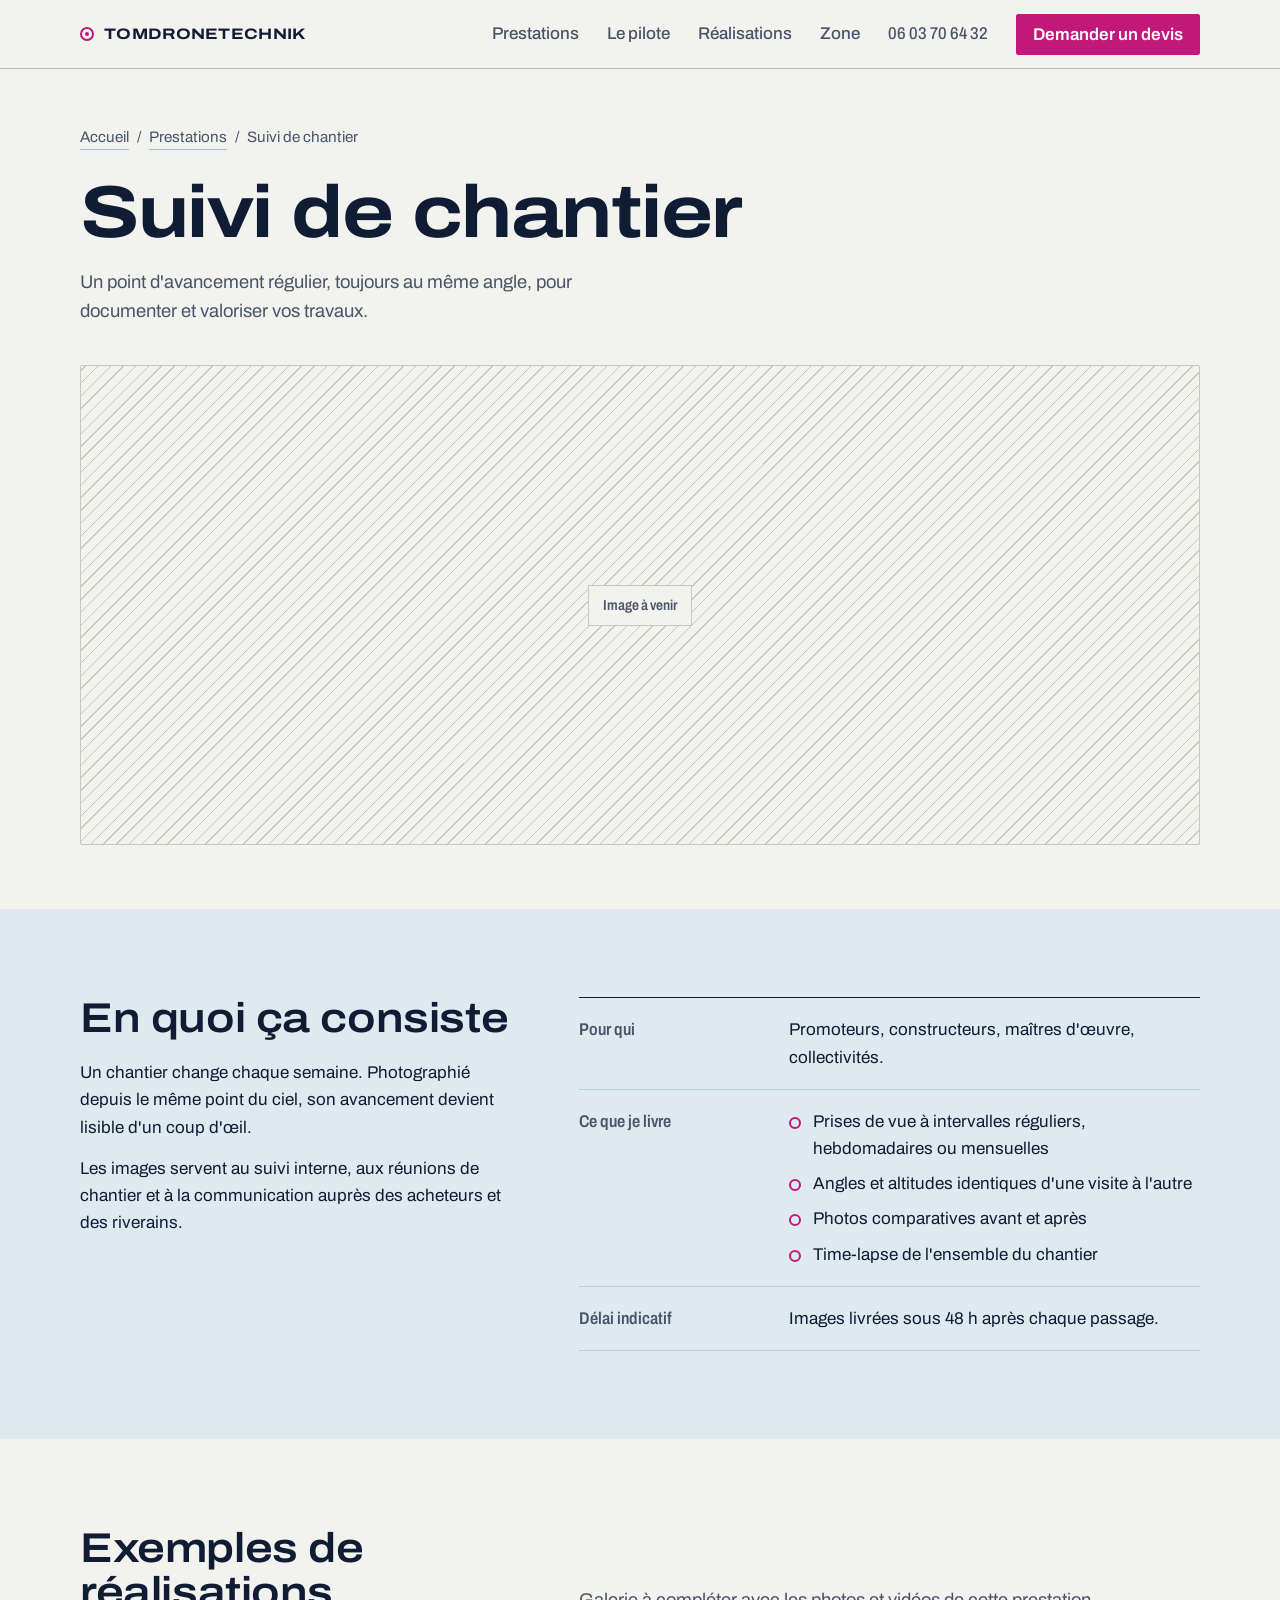
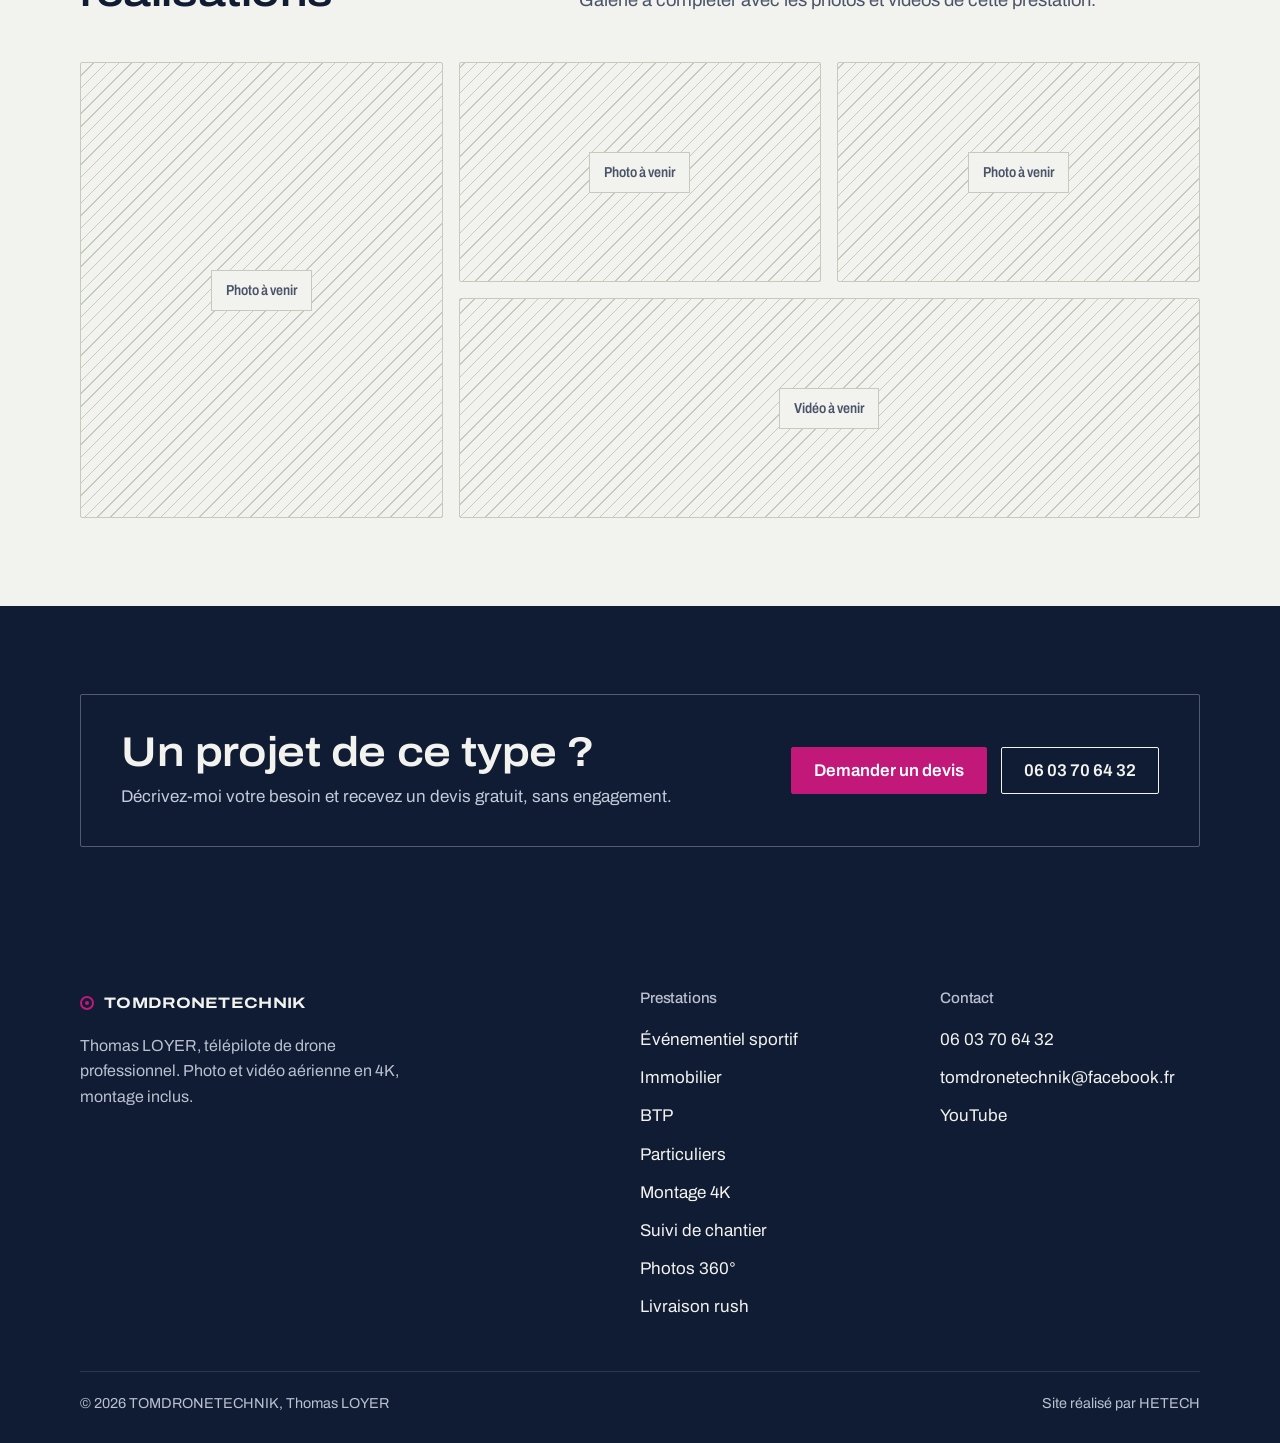
<file: services/suivi-chantier.html>
<!DOCTYPE html>
<html lang="fr">
<head>
<meta charset="UTF-8">
<meta name="viewport" content="width=device-width, initial-scale=1.0">
<title>Suivi de chantier — TOMDRONETECHNIK, télépilote de drone professionnel</title>
<meta name="description" content="Suivi de chantier par drone&nbsp;: Un point d'avancement régulier, toujours au même angle, pour documenter et valoriser vos travaux. Thomas LOYER, télépilote professionnel, images 4K. Devis gratuit.">
<meta name="theme-color" content="#F2F3EE">
<meta property="og:title" content="Suivi de chantier — TOMDRONETECHNIK">
<meta property="og:description" content="Un point d'avancement régulier, toujours au même angle, pour documenter et valoriser vos travaux.">
<meta property="og:type" content="website">
<meta property="og:locale" content="fr_FR">
<link rel="preconnect" href="https://fonts.googleapis.com">
<link rel="preconnect" href="https://fonts.gstatic.com" crossorigin>
<link href="https://fonts.googleapis.com/css2?family=Archivo:wdth,wght@62..125,400..700&display=swap" rel="stylesheet">
<link rel="stylesheet" href="../css/style.css">
<script>document.documentElement.classList.add('js')</script>
</head>
<body>

<a class="skip-link" href="#main">Aller au contenu</a>

<header id="header">
  <div class="wrap topbar">
    <a class="brand" href="../index.html" aria-label="TOMDRONETECHNIK, accueil">
      <span class="mark" aria-hidden="true"></span>
      <span>TOMDRONETECHNIK</span>
    </a>
    <nav class="nav-links" aria-label="Navigation principale">
      <a href="../index.html#prestations">Prestations</a>
      <a href="../index.html#apropos">Le pilote</a>
      <a href="../index.html#realisations">Réalisations</a>
      <a href="../index.html#zone">Zone</a>
      <a class="phone" href="tel:+33603706432">06 03 70 64 32</a>
      <a href="../index.html#contact" class="btn btn-primary">Demander un devis</a>
    </nav>
    <button class="burger" id="burger" aria-label="Ouvrir le menu" aria-expanded="false" aria-controls="mobileMenu">
      <span></span><span></span><span></span>
    </button>
  </div>
  <nav class="mobile-menu" id="mobileMenu" aria-label="Navigation mobile">
    <div class="wrap">
      <a href="../index.html#prestations">Prestations</a>
      <a href="../index.html#apropos">Le pilote</a>
      <a href="../index.html#realisations">Réalisations</a>
      <a href="../index.html#zone">Zone d'intervention</a>
      <a href="tel:+33603706432">06 03 70 64 32</a>
      <a href="../index.html#contact" class="btn btn-primary">Demander un devis</a>
    </div>
  </nav>
</header>

<main id="main">

  <section class="page-hero" aria-labelledby="page-title">
    <div class="wrap">
      <nav class="breadcrumb" aria-label="Fil d'Ariane">
        <a href="../index.html">Accueil</a><span aria-hidden="true">/</span>
        <a href="../index.html#prestations">Prestations</a><span aria-hidden="true">/</span>
        <span aria-current="page">Suivi de chantier</span>
      </nav>
      <h1 id="page-title">Suivi de chantier</h1>
      <p class="lead">Un point d'avancement régulier, toujours au même angle, pour documenter et valoriser vos travaux.</p>
      <!-- À MODIFIER : image ou vidéo de mise en avant (format 21:9) -->
      <div class="slot hero-media" role="img" aria-label="Image de mise en avant, à venir"><span>Image à venir</span></div>
    </div>
  </section>

  <section class="tint-sky" aria-labelledby="detail-title">
    <div class="wrap service-grid">
      <div class="prose">
        <h2 id="detail-title">En quoi ça consiste</h2>
        <p>Un chantier change chaque semaine. Photographié depuis le même point du ciel, son avancement devient lisible d'un coup d'œil.</p>
        <p>Les images servent au suivi interne, aux réunions de chantier et à la communication auprès des acheteurs et des riverains.</p>
      </div>
      <!-- À CONFIRMER : publics, livrables et délais indicatifs à valider avec Thomas -->
      <dl class="mission" aria-label="Fiche de mission">
        <div><dt>Pour qui</dt><dd><p>Promoteurs, constructeurs, maîtres d'œuvre, collectivités.</p></dd></div>
        <div><dt>Ce que je livre</dt><dd><ul>
            <li>Prises de vue à intervalles réguliers, hebdomadaires ou mensuelles</li>
            <li>Angles et altitudes identiques d'une visite à l'autre</li>
            <li>Photos comparatives avant et après</li>
            <li>Time-lapse de l'ensemble du chantier</li>
          </ul></dd></div>
        <div><dt>Délai indicatif</dt><dd><p>Images livrées sous 48&nbsp;h après chaque passage.</p></dd></div>
      </dl>
    </div>
  </section>

  <section aria-labelledby="gallery-title">
    <div class="wrap">
      <div class="section-head">
        <h2 id="gallery-title">Exemples de réalisations</h2>
        <p class="lead">Galerie à compléter avec les photos et vidéos de cette prestation.</p>
      </div>
      <!-- À MODIFIER : remplacer les emplacements par les vraies photos/vidéos -->
      <div class="gallery">
        <div class="slot tall"><span>Photo à venir</span></div>
        <div class="slot"><span>Photo à venir</span></div>
        <div class="slot"><span>Photo à venir</span></div>
        <div class="slot wide"><span>Vidéo à venir</span></div>
      </div>
    </div>
  </section>

  <section class="tint-ink" aria-labelledby="cta-title">
    <div class="wrap">
      <div class="cta-band">
        <div>
          <h2 id="cta-title">Un projet de ce type&nbsp;?</h2>
          <p>Décrivez-moi votre besoin et recevez un devis gratuit, sans engagement.</p>
        </div>
        <div class="hero-cta">
          <a href="../index.html#contact" class="btn btn-primary">Demander un devis</a>
          <a href="tel:+33603706432" class="btn btn-ghost">06 03 70 64 32</a>
        </div>
      </div>
    </div>
  </section>

</main>

<footer>
  <div class="wrap">
    <div class="foot-grid">
      <div>
        <a class="brand" href="../index.html" aria-label="TOMDRONETECHNIK, accueil">
          <span class="mark" aria-hidden="true"></span>
          <span>TOMDRONETECHNIK</span>
        </a>
        <p>Thomas LOYER, télépilote de drone professionnel. Photo et vidéo aérienne en 4K, montage inclus.</p>
      </div>
      <div class="foot-col">
        <h3>Prestations</h3>
        <a href="evenementiel-sportif.html">Événementiel sportif</a>
        <a href="immobilier.html">Immobilier</a>
        <a href="btp.html">BTP</a>
        <a href="particuliers.html">Particuliers</a>
        <a href="montage-4k.html">Montage 4K</a>
        <a href="suivi-chantier.html">Suivi de chantier</a>
        <a href="photos-360.html">Photos 360°</a>
        <a href="livraison-rush.html">Livraison rush</a>
      </div>
      <div class="foot-col">
        <h3>Contact</h3>
        <a href="tel:+33603706432">06 03 70 64 32</a>
        <!-- À MODIFIER : adresse e-mail réelle (placeholder invalide) -->
        <a href="mailto:tomdronetechnik@facebook.fr">tomdronetechnik@facebook.fr</a>
        <a href="https://www.youtube.com/@tomdronetechnik" target="_blank" rel="noopener">YouTube</a>
      </div>
    </div>
    <div class="foot-bottom">
      <span>© <span data-year>2026</span> TOMDRONETECHNIK, Thomas LOYER</span>
      <span>Site réalisé par HETECH</span>
    </div>
  </div>
</footer>

<script src="../js/main.js"></script>
</body>
</html>
</file>
<file: css/style.css>
/* =========================================================
   TOMDRONETECHNIK — Thomas LOYER
   Direction « carte de vol » : papier de carte, encre navy,
   magenta d'espace aérien, courbes de niveau, zones hachurées.
   Feuille partagée : accueil + pages prestations
   ========================================================= */

:root{
  --paper:#F2F3EE;
  --paper-2:#E9EBE3;
  --ink:#101C33;
  --ink-soft:#4A5468;
  --air:#C2187A;
  --air-deep:#9E1263;
  --water:#2F6F94;
  --water-line:#9CC1D6;
  --relief:#DCDFD3;
  --sky:#DEE9F0;
  --sky-line:#B7CFDD;
  --hatch:#C5CABB;
  --white:#FFFFFF;

  --font:'Archivo',system-ui,sans-serif;
  --maxw:1120px;
  --gutter:clamp(24px,6vw,96px);
  --radius:2px;
  --ease:cubic-bezier(.22,1,.36,1);
}

/* ---------- Base ---------- */
*{margin:0;padding:0;box-sizing:border-box}
html{scroll-behavior:smooth;-webkit-text-size-adjust:100%}
body{
  background:var(--paper);
  color:var(--ink);
  font-family:var(--font);
  font-size:17px;
  line-height:1.6;
  -webkit-font-smoothing:antialiased;
  overflow-x:hidden;
}
a{color:inherit;text-decoration:none}
img,svg{display:block;max-width:100%}
button,input,textarea{font:inherit;color:inherit}
strong,b{font-weight:600}

:focus-visible{outline:2px solid var(--air);outline-offset:3px}
::selection{background:var(--air);color:var(--white)}

.wrap{width:min(var(--maxw),100% - 2*var(--gutter));margin-inline:auto}
.visually-hidden{position:absolute!important;width:1px;height:1px;overflow:hidden;clip:rect(0 0 0 0);white-space:nowrap}

.skip-link{
  position:absolute;left:var(--gutter);top:-100px;z-index:100;
  background:var(--ink);color:var(--paper);padding:10px 14px;border-radius:var(--radius);
}
.skip-link:focus{top:12px}

/* ---------- Typographie ---------- */
h1,h2,h3{font-weight:600;line-height:1.05;letter-spacing:-.01em;text-wrap:balance}
h1{font-size:clamp(2.6rem,7vw,5.5rem);font-stretch:118%;font-weight:700;letter-spacing:-.02em;line-height:.98}
h2{font-size:clamp(1.9rem,3.6vw,2.6rem);font-stretch:115%}
h3{font-size:1.35rem;font-stretch:112%}
p{max-width:62ch}
.lead{font-size:1.15rem;line-height:1.55;color:var(--ink-soft);max-width:52ch}
.readout{font-stretch:78%;font-weight:500;letter-spacing:.01em}

/* ---------- Boutons ---------- */
.btn{
  display:inline-flex;align-items:center;gap:10px;
  padding:14px 22px;border-radius:var(--radius);
  font-weight:600;line-height:1;white-space:nowrap;
  border:1.5px solid transparent;
  transition:background-color .2s var(--ease),color .2s var(--ease),border-color .2s var(--ease);
}
.btn-primary{background:var(--air);color:var(--white);border-color:var(--air)}
.btn-primary:hover{background:var(--air-deep);border-color:var(--air-deep)}
.btn-ghost{border-color:var(--ink);color:var(--ink)}
.btn-ghost:hover{background:var(--ink);color:var(--paper)}

/* ---------- En-tête ---------- */
header{
  position:sticky;top:0;z-index:50;
  background:var(--paper);
  border-bottom:1px solid var(--water-line);
}
.topbar{display:flex;align-items:center;justify-content:space-between;height:68px;gap:24px}
.brand{display:inline-flex;align-items:center;gap:10px;font-stretch:120%;font-weight:700;font-size:.95rem;letter-spacing:.02em}
.brand .mark{width:14px;height:14px;border:2px solid var(--air);border-radius:50%;position:relative;flex:none}
.brand .mark::after{content:"";position:absolute;inset:3px;background:var(--air);border-radius:50%}
.nav-links{display:flex;align-items:center;gap:28px}
.nav-links a:not(.btn){font-weight:500;color:var(--ink-soft);padding:6px 0;border-bottom:1.5px solid transparent;transition:color .2s,border-color .2s}
.nav-links a:not(.btn):hover{color:var(--ink);border-color:var(--ink)}
.nav-links .phone{color:var(--ink);font-stretch:85%;font-weight:600}
.nav-links .btn{padding:11px 16px}

.burger{
  display:none;width:44px;height:44px;border:1px solid var(--water-line);border-radius:var(--radius);
  background:transparent;cursor:pointer;position:relative;
}
.burger span{position:absolute;left:12px;right:12px;height:2px;background:var(--ink);transition:transform .25s var(--ease),opacity .2s}
.burger span:nth-child(1){top:15px}
.burger span:nth-child(2){top:21px}
.burger span:nth-child(3){top:27px}
.burger.open span:nth-child(1){transform:translateY(6px) rotate(45deg)}
.burger.open span:nth-child(2){opacity:0}
.burger.open span:nth-child(3){transform:translateY(-6px) rotate(-45deg)}

.mobile-menu{display:none;border-top:1px solid var(--water-line);background:var(--paper)}
.mobile-menu.open{display:block}
.mobile-menu .wrap{display:flex;flex-direction:column;padding:8px 0 20px}
.mobile-menu a:not(.btn){padding:14px 0;border-bottom:1px solid var(--water-line);font-size:1.15rem;font-weight:500;font-stretch:108%}
.mobile-menu .btn{margin-top:20px;justify-content:center}

/* ---------- Sections ---------- */
main > section{padding:88px 0}
#prestations{border-top:1px solid var(--water-line)}
.section-head{
  display:grid;grid-template-columns:5fr 7fr;gap:32px 56px;align-items:end;margin-bottom:48px;
}
.section-head .lead{margin:0}

/* ---------- Hero ---------- */
.hero{position:relative;overflow:hidden;padding:72px 0 80px;min-height:min(86vh,760px);display:flex;align-items:center}
.hero .wrap{position:relative;z-index:1}
.hero-grid{display:grid;grid-template-columns:7fr 5fr;gap:48px;align-items:end}
.hero h1{margin-bottom:26px;max-width:12ch}
.hero .lead{margin-bottom:34px}
.hero-cta{display:flex;flex-wrap:wrap;gap:14px;align-items:center}
.hero-cta .tel{font-stretch:85%;font-weight:600;font-size:1.15rem;padding:12px 6px;border-bottom:1.5px solid var(--ink)}

/* Courbes de niveau + route de vol */
.chart{position:absolute;inset:0;z-index:0;pointer-events:none}
.chart svg{width:100%;height:100%}
.chart .contour{fill:none;stroke:var(--water-line);stroke-width:1}
.chart .contour.deep{stroke-width:1.5}
.chart .route{fill:none;stroke:var(--air);stroke-width:2.5;stroke-linecap:round;stroke-linejoin:round}
.chart .wp{fill:var(--paper);stroke:var(--air);stroke-width:2.5}
.chart .wp.end{fill:var(--air)}
.chart .wp-label{fill:var(--air);font-family:var(--font);font-stretch:80%;font-size:13px;font-weight:600}
.chart .grid line{stroke:var(--relief);stroke-width:1}

.js .chart .route{stroke-dasharray:1;stroke-dashoffset:1;animation:draw 2.2s var(--ease) .3s forwards}
.js .chart .wp,.js .chart .wp-label{opacity:0;animation:appear .5s var(--ease) forwards}
.js .chart .wp:nth-of-type(1){animation-delay:.35s}
.js .chart .wp:nth-of-type(2){animation-delay:1s}
.js .chart .wp:nth-of-type(3){animation-delay:1.6s}
.js .chart .wp:nth-of-type(4){animation-delay:2.3s}
.js .chart .wp-label{animation-delay:2.5s}
@keyframes draw{to{stroke-dashoffset:0}}
@keyframes appear{to{opacity:1}}

/* Relevés (tableau du plan de vol) */
.readouts{
  border-top:1.5px solid var(--ink);
  width:100%;max-width:400px;justify-self:end;
  background:color-mix(in srgb,var(--sky) 88%,transparent);
  backdrop-filter:blur(2px);
}
.readouts div{display:grid;grid-template-columns:1fr 1.4fr;gap:16px;padding:12px 0;border-bottom:1px solid var(--water-line)}
.readouts dt{color:var(--ink-soft);font-size:.95rem}
.readouts dd{font-stretch:80%;font-weight:600;font-size:1.05rem}

/* ---------- Prestations (liste) ---------- */
.services-list{list-style:none;border-top:1.5px solid var(--ink)}
.services-list li{border-bottom:1px solid var(--water-line)}
.services-list a{
  display:grid;grid-template-columns:5fr 6fr auto;gap:24px 40px;align-items:center;
  padding:26px 0;
  transition:padding-left .3s var(--ease);
}
.services-list h3{font-size:clamp(1.35rem,2.4vw,1.75rem);font-stretch:115%;font-weight:600}
.services-list p{color:var(--ink-soft);font-size:1rem;max-width:44ch}
.services-list .wp{
  width:18px;height:18px;border:2px solid var(--ink);border-radius:50%;position:relative;
  transition:border-color .25s,background-color .25s;
}
.services-list a:hover,.services-list a:focus-visible{padding-left:14px;outline-offset:-4px}
.services-list a:hover .wp,.services-list a:focus-visible .wp{border-color:var(--air);background:var(--air)}
.services-list a:hover h3{color:var(--air)}

/* ---------- Le pilote ---------- */
.pilot-grid{display:grid;grid-template-columns:5fr 7fr;gap:56px;align-items:start}
.pilot-grid h2{margin-bottom:22px}
.pilot-grid .lead{margin-bottom:28px;color:var(--ink)}
.pilot-points{list-style:none;display:grid;gap:18px;margin-bottom:36px}
.pilot-points li{display:grid;grid-template-columns:auto 1fr;gap:14px;align-items:start}
.pilot-points li::before{content:"";width:10px;height:10px;border:2px solid var(--air);border-radius:50%;margin-top:9px}
.pilot-points b{display:block;font-stretch:108%}
.pilot-points span{color:var(--ink-soft);font-size:1rem}
.compliance{border-left:3px solid var(--water);padding:6px 0 6px 20px;color:var(--ink-soft);font-size:1rem}
.compliance h3{font-size:1.05rem;color:var(--ink);margin-bottom:6px;font-stretch:108%}

/* Emplacements média : zones hachurées « photo à venir » */
.slot{
  position:relative;border:1px solid var(--hatch);border-radius:var(--radius);
  background:repeating-linear-gradient(-45deg,var(--hatch) 0 1px,transparent 1px 9px);
  display:grid;place-items:center;overflow:hidden;
}
.slot > span{
  background:var(--paper);border:1px solid var(--hatch);padding:8px 14px;
  font-stretch:82%;font-weight:600;font-size:.9rem;color:var(--ink-soft);
}
.slot.portrait{aspect-ratio:4/5}
.slot.video{aspect-ratio:16/9}
.slot.hero-media{aspect-ratio:21/9}
.slot .play{
  position:absolute;left:16px;bottom:16px;width:44px;height:44px;border-radius:50%;
  background:var(--air);display:grid;place-items:center;color:var(--white);
}

/* ---------- Réalisations ---------- */
.videos{display:grid;grid-template-columns:repeat(3,1fr);gap:20px;margin-bottom:36px}
.videos figcaption{margin-top:10px;font-size:.95rem;color:var(--ink-soft);font-stretch:92%}

/* ---------- Zone d'intervention ---------- */
.zone-grid{display:grid;grid-template-columns:7fr 5fr;gap:56px;align-items:center}
.zone-grid h2{margin-bottom:22px}
.zone-grid p{margin-bottom:16px;color:var(--ink-soft)}
.rings{max-width:420px;margin-inline:auto;width:100%}
.rings circle.ring{fill:none;stroke:var(--water-line);stroke-width:1.5}
.rings circle.ring.outer{stroke-dasharray:4 6}
.rings circle.base{fill:var(--air)}
.rings text{font-family:var(--font);font-stretch:80%;font-weight:600;font-size:13px;fill:var(--water)}

/* ---------- Contact ---------- */
.contact-grid{display:grid;grid-template-columns:5fr 7fr;gap:56px;align-items:start}
.contact-grid h2{margin-bottom:18px}
.contact-grid .lead{margin-bottom:32px}
.contact-list{border-top:1.5px solid var(--ink)}
.contact-list div{display:grid;grid-template-columns:110px 1fr;gap:16px;padding:14px 0;border-bottom:1px solid var(--water-line)}
.contact-list dt{color:var(--ink-soft);font-size:.95rem}
.contact-list dd a{display:inline-block;padding:4px 0;margin:-4px 0;font-weight:600;font-stretch:90%;border-bottom:1.5px solid transparent}
.contact-list dd a:hover{border-color:var(--ink)}

form{display:grid;gap:20px}
.field{display:grid;gap:8px}
.field label{font-weight:500;font-size:.95rem}
.field input,.field textarea{
  width:100%;background:var(--white);border:1px solid var(--ink-soft);border-radius:var(--radius);
  padding:13px 14px;line-height:1.4;
}
.field textarea{min-height:150px;resize:vertical}
.field input:focus-visible,.field textarea:focus-visible{outline:2px solid var(--air);outline-offset:0;border-color:var(--air)}
.form-row{display:grid;grid-template-columns:1fr 1fr;gap:20px}
.form-note{font-size:.9rem;color:var(--ink-soft);max-width:none}
form .btn{justify-self:start}

/* ---------- Pied de page ---------- */
footer{background:var(--ink);color:var(--paper);padding:56px 0 28px}
.foot-grid{display:grid;grid-template-columns:6fr 3fr 3fr;gap:40px;margin-bottom:44px}
.foot-grid p{color:#B9C0D0;margin-top:14px;max-width:38ch;font-size:1rem}
.foot-col h3{font-size:.95rem;font-stretch:100%;font-weight:500;color:#B9C0D0;margin-bottom:14px}
.foot-col a{display:block;padding:5px 0;border-bottom:1px solid transparent;width:max-content}
.foot-col a:hover{color:var(--white);border-color:var(--white)}
footer .brand .mark{border-color:var(--air)}
.foot-bottom{
  display:flex;flex-wrap:wrap;justify-content:space-between;gap:10px;
  border-top:1px solid #2A3650;padding-top:20px;font-size:.9rem;color:#B9C0D0;
}
footer :focus-visible{outline-color:var(--white)}

/* ---------- Pages prestations ---------- */
.page-hero{padding:56px 0 64px}
.breadcrumb{display:flex;flex-wrap:wrap;gap:8px;color:var(--ink-soft);font-size:.95rem;margin-bottom:26px}
.breadcrumb a{border-bottom:1px solid var(--water-line)}
.breadcrumb a:hover{color:var(--ink);border-color:var(--ink)}
.page-hero h1{font-size:clamp(2.4rem,6vw,4.6rem);max-width:14ch;margin-bottom:20px}
.page-hero .lead{margin-bottom:40px}

.mission{border-top:1.5px solid var(--ink);margin-bottom:0}
.mission div{display:grid;grid-template-columns:190px 1fr;gap:20px;padding:18px 0;border-bottom:1px solid var(--water-line)}
.mission dt{font-stretch:82%;font-weight:600;color:var(--ink-soft)}
.mission dd p{color:var(--ink);max-width:60ch}
.mission dd ul{list-style:none;display:grid;gap:8px}
.mission dd li{display:grid;grid-template-columns:auto 1fr;gap:12px;align-items:start}
.mission dd li::before{content:"";width:8px;height:8px;border:2px solid var(--air);border-radius:50%;margin-top:9px}

.prose p + p{margin-top:14px}
.prose{max-width:62ch}

.gallery{display:grid;grid-template-columns:repeat(3,1fr);grid-auto-rows:220px;gap:16px}
.gallery .slot.tall{grid-row:span 2}
.gallery .slot.wide{grid-column:span 2}

.cta-band{
  display:grid;grid-template-columns:1fr auto;gap:32px;align-items:center;
  border:1.5px solid var(--ink);padding:36px 40px;border-radius:var(--radius);
}
.cta-band h2{margin-bottom:8px}
.cta-band p{color:var(--ink-soft)}

/* ---------- Responsive ---------- */
@media (max-width:960px){
  .nav-links{display:none}
  .burger{display:block}
  main > section{padding:64px 0}
  .hero{min-height:0;padding:56px 0 64px}
  .hero-grid,.section-head,.pilot-grid,.zone-grid,.contact-grid{grid-template-columns:1fr;gap:32px}
  .readouts{justify-self:start;max-width:460px}
  .services-list a{grid-template-columns:1fr auto;grid-template-rows:auto auto}
  .services-list a p{grid-column:1}
  .services-list .wp{grid-row:1/3;grid-column:2}
  .videos{grid-template-columns:1fr}
  .foot-grid{grid-template-columns:1fr 1fr}
  .foot-grid > div:first-child{grid-column:1/-1}
  .gallery{grid-template-columns:1fr 1fr;grid-auto-rows:180px}
  .cta-band{grid-template-columns:1fr;padding:28px 24px}
  .zone-grid > .rings{order:-1}
  .slot.portrait{max-width:360px}
}
@media (max-width:640px){
  body{font-size:16px}
  main > section{padding:52px 0}
  .hero h1{max-width:none}
  .hero-cta .btn{width:100%;justify-content:center}
  .chart .wp-label{display:none}
  .readouts div,.contact-list div,.mission div{grid-template-columns:1fr;gap:4px}
  .form-row{grid-template-columns:1fr}
  .gallery{grid-template-columns:1fr;grid-auto-rows:180px}
  .gallery .slot.tall,.gallery .slot.wide{grid-row:auto;grid-column:auto}
  .foot-grid{grid-template-columns:1fr}
  .cta-band .btn{width:100%;justify-content:center}
  .hero-cta{gap:10px}
}

/* ---------- Mouvement réduit ---------- */
@media (prefers-reduced-motion:reduce){
  html{scroll-behavior:auto}
  *,*::before,*::after{animation:none!important;transition:none!important}
  .js .chart .route{stroke-dashoffset:0}
  .js .chart .wp,.js .chart .wp-label{opacity:1}
}

/* ---------- Pages prestations : détail ---------- */
.service-grid{display:grid;grid-template-columns:5fr 7fr;gap:48px 56px;align-items:start}
.service-grid h2{margin-bottom:18px}
@media (max-width:960px){
  .service-grid{grid-template-columns:1fr;gap:36px}
}
@media (max-width:640px){
  .chart .grid{display:none}
  .hero-cta .tel{width:100%;text-align:center;padding:14px 0;border:1.5px solid var(--ink);border-radius:var(--radius)}
}

/* ---------- Finitions (audit) ---------- */
main [id]{scroll-margin-top:84px}
a,button{touch-action:manipulation;-webkit-tap-highlight-color:transparent}
.hero-cta .tel:hover{border-color:var(--air);color:var(--air)}
.readouts dd,.mission dt{font-variant-numeric:tabular-nums}

/* ---------- Teintes de section ---------- */
.tint-sky{background:var(--sky)}
.tint-sky .slot{border-color:var(--sky-line);background-image:repeating-linear-gradient(-45deg,var(--sky-line) 0 1px,transparent 1px 9px)}
.tint-sky .slot > span{background:var(--white);border-color:var(--sky-line)}
.tint-sky .contact-list div,.tint-sky .mission div{border-color:var(--sky-line)}
.tint-sky .compliance{border-color:var(--water)}

.tint-ink{background:var(--ink);color:var(--paper)}
.tint-ink h2,.tint-ink h3{color:var(--paper)}
.tint-ink p,.tint-ink .lead{color:#C3CAD9}
.tint-ink .rings circle.ring{stroke:rgba(255,255,255,.32)}
.tint-ink .rings line{stroke:rgba(255,255,255,.32)}
.tint-ink .rings text{fill:var(--water-line)}
.tint-ink .btn-ghost{border-color:var(--paper);color:var(--paper)}
.tint-ink .btn-ghost:hover{background:var(--paper);color:var(--ink)}
.tint-ink .cta-band{border-color:rgba(255,255,255,.28)}
.tint-ink :focus-visible{outline-color:var(--white)}
</file>
